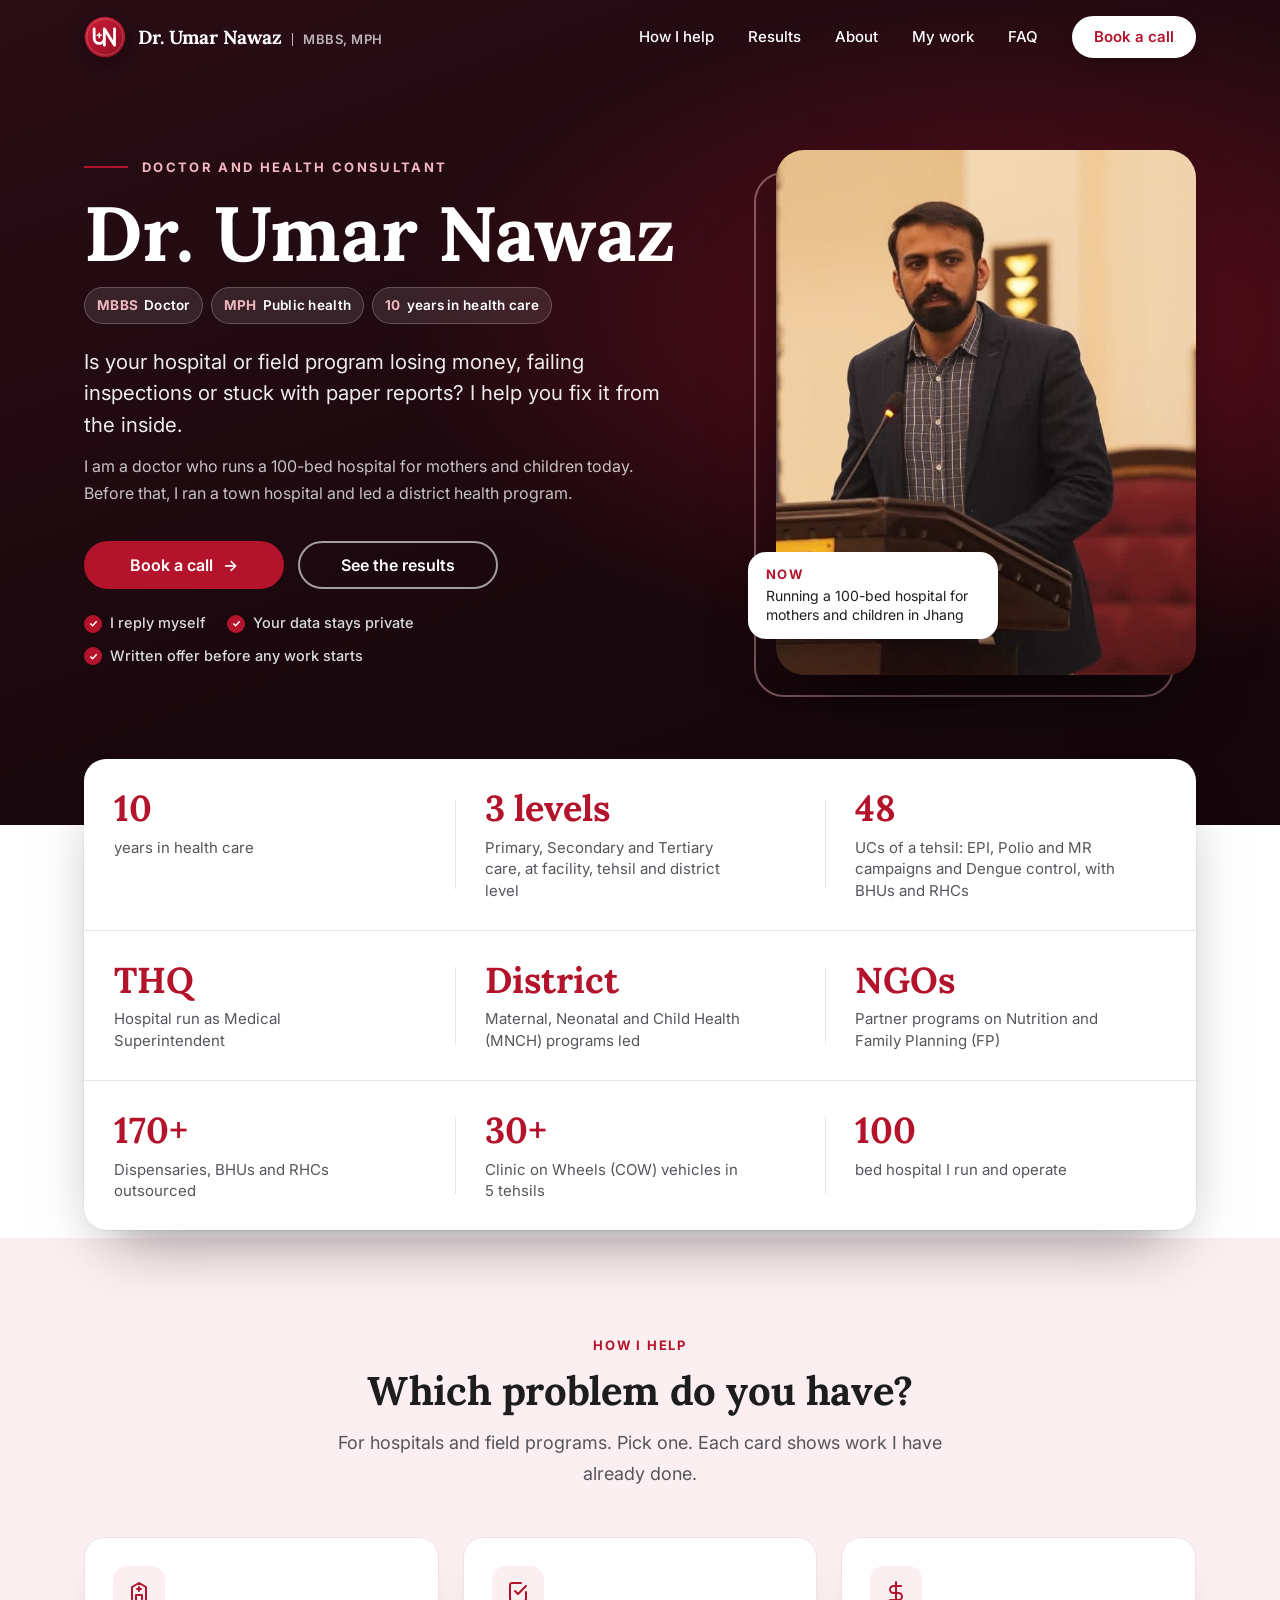
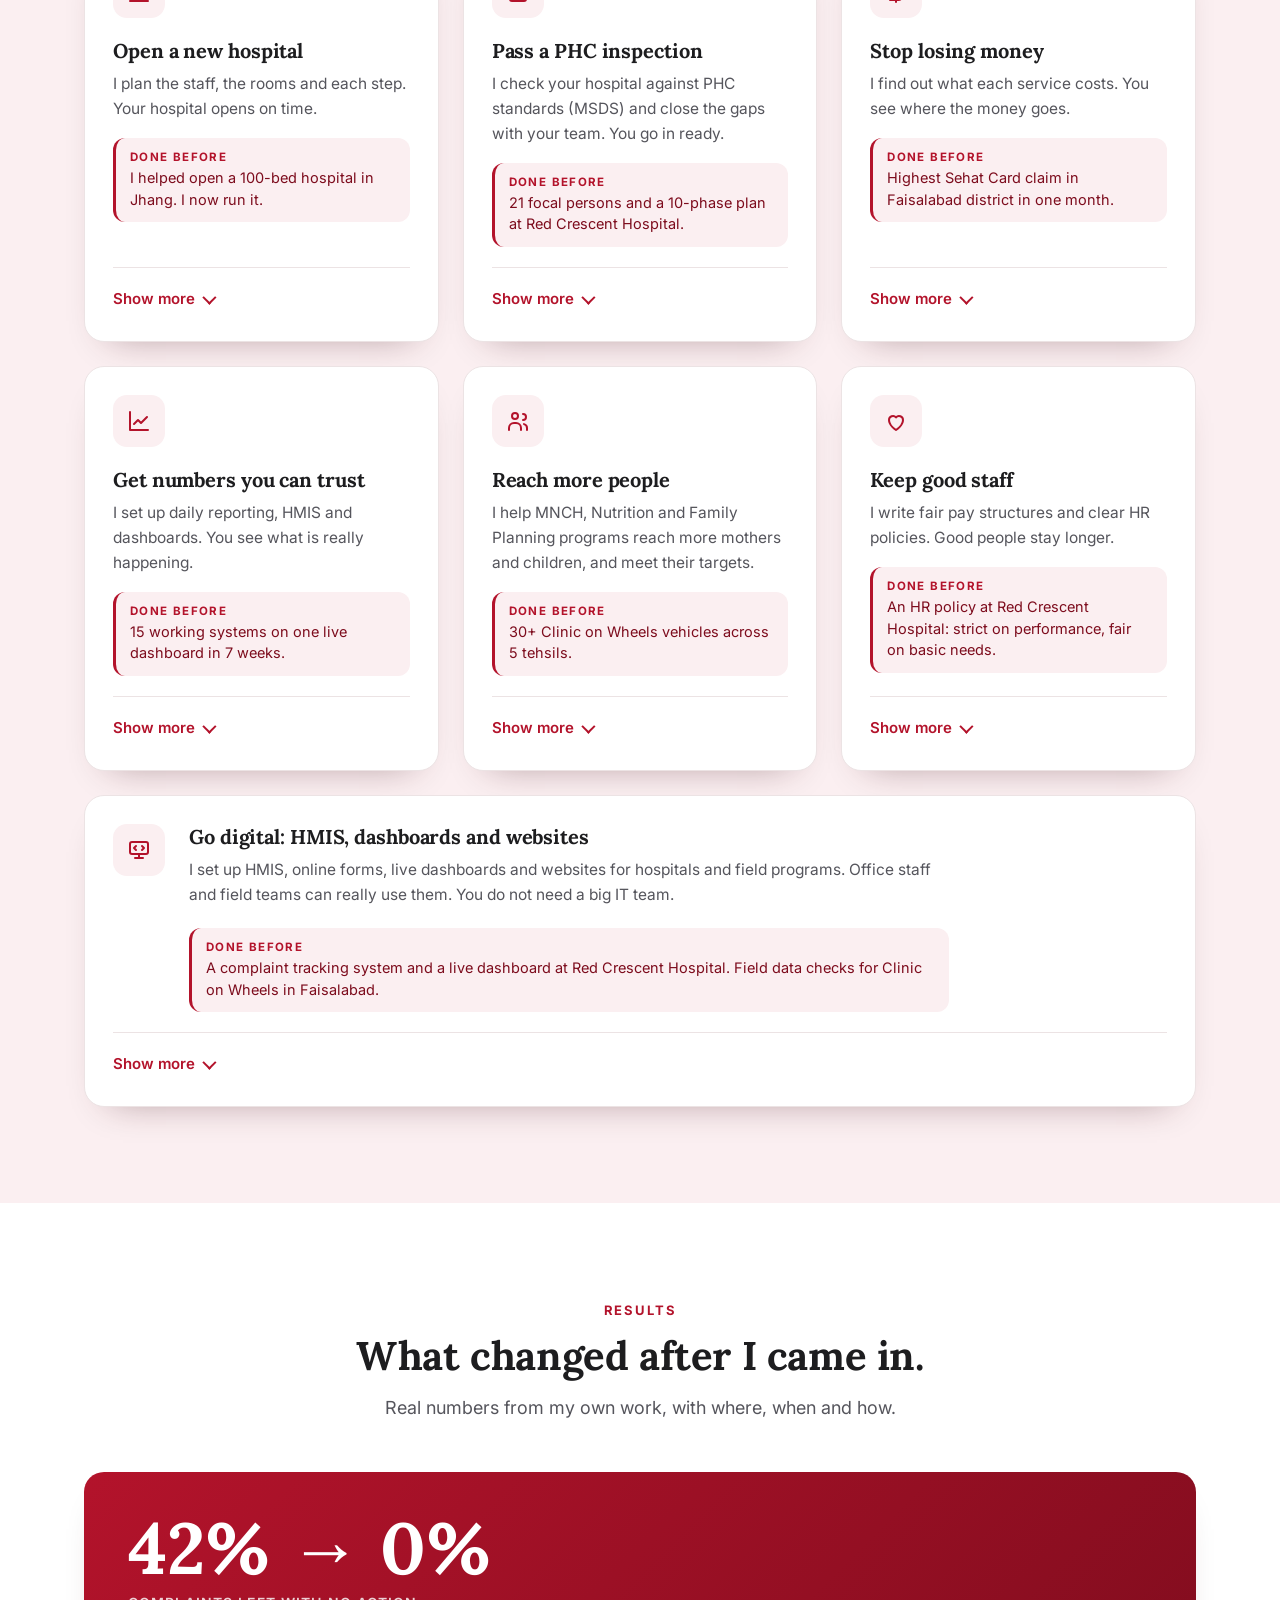
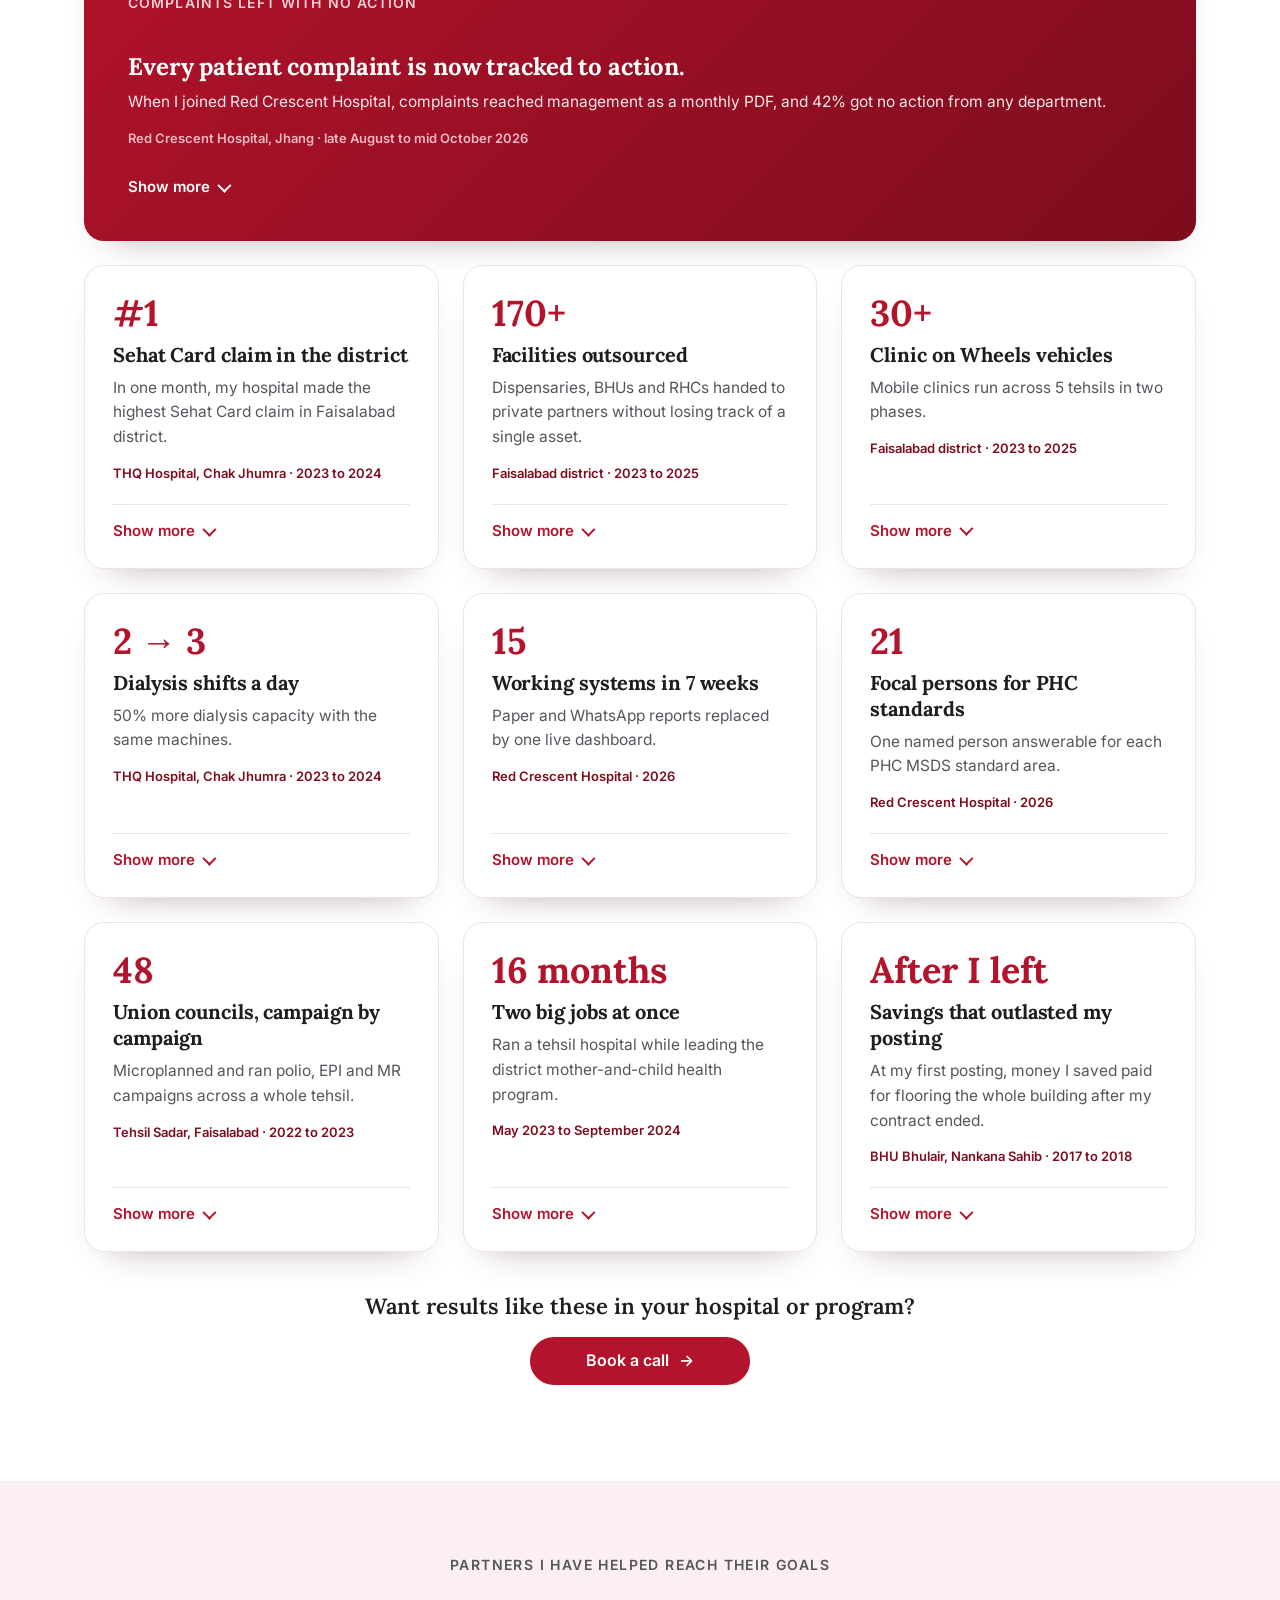
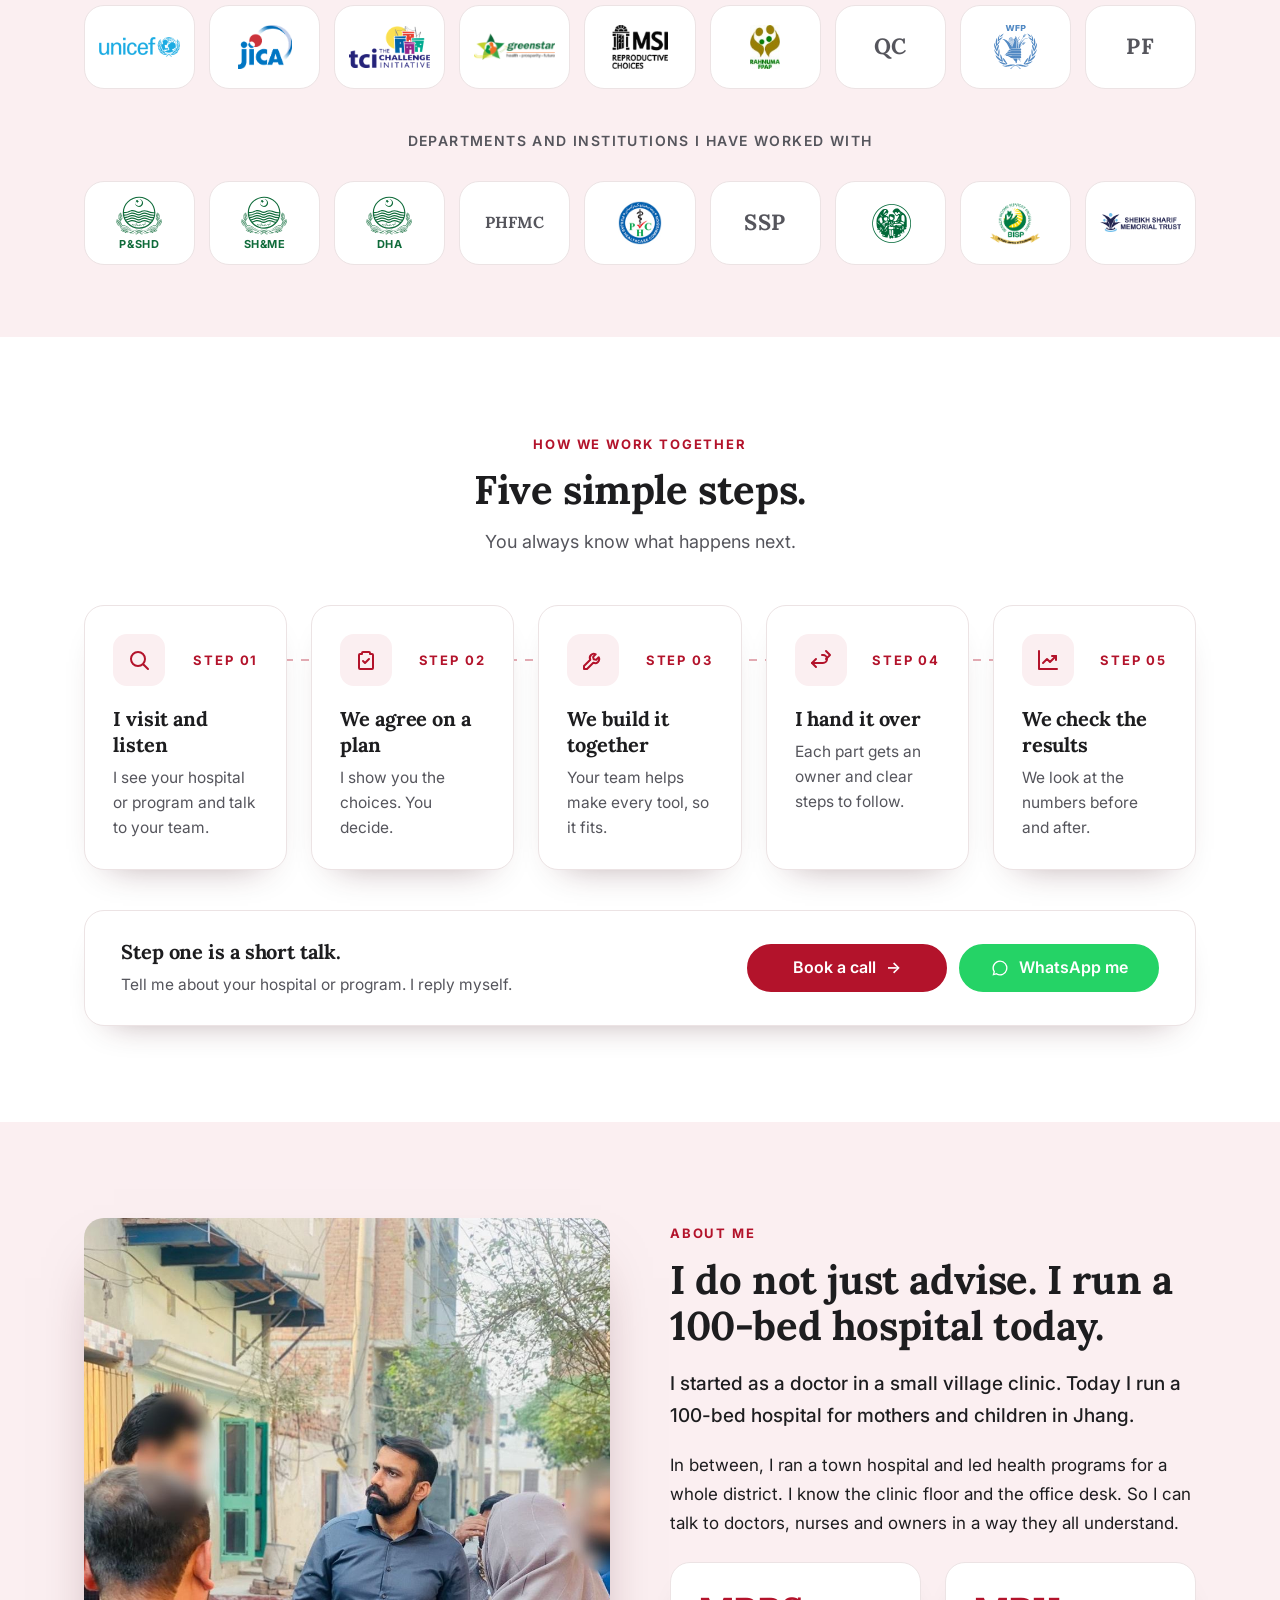
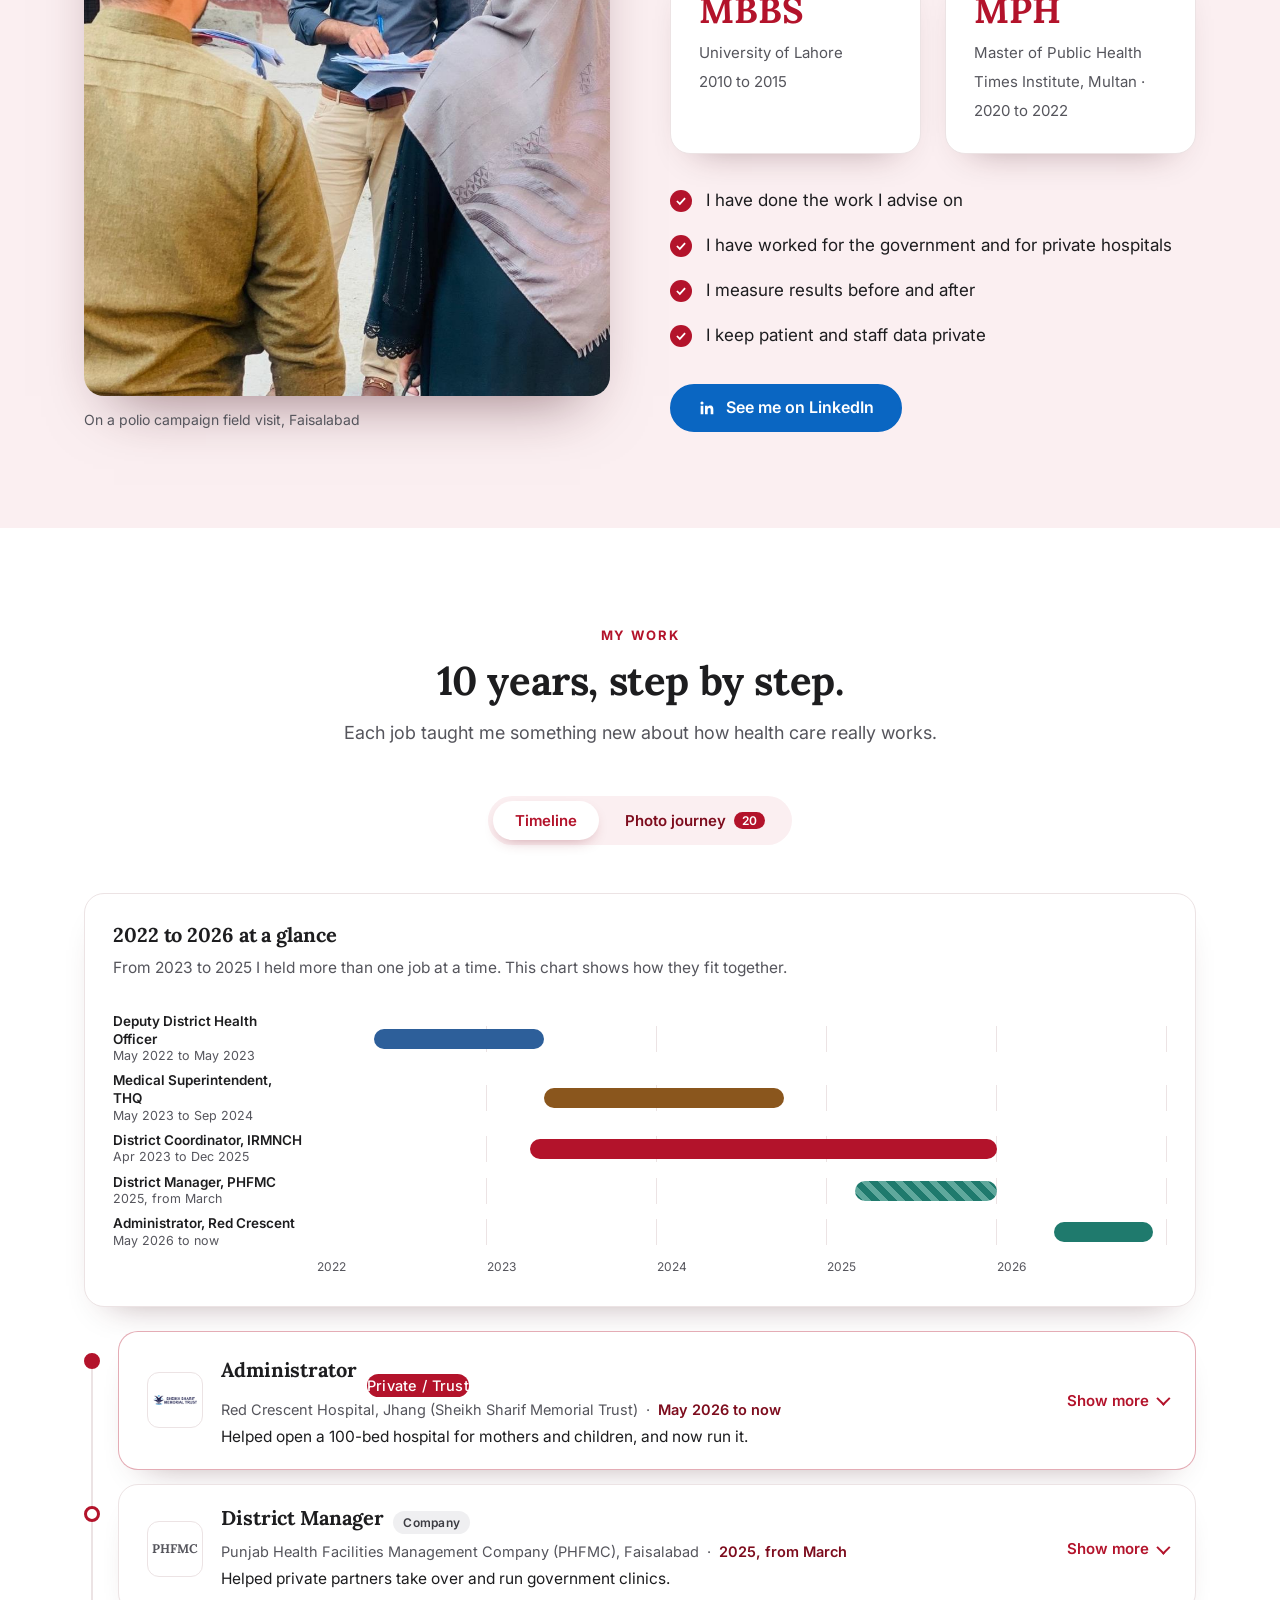
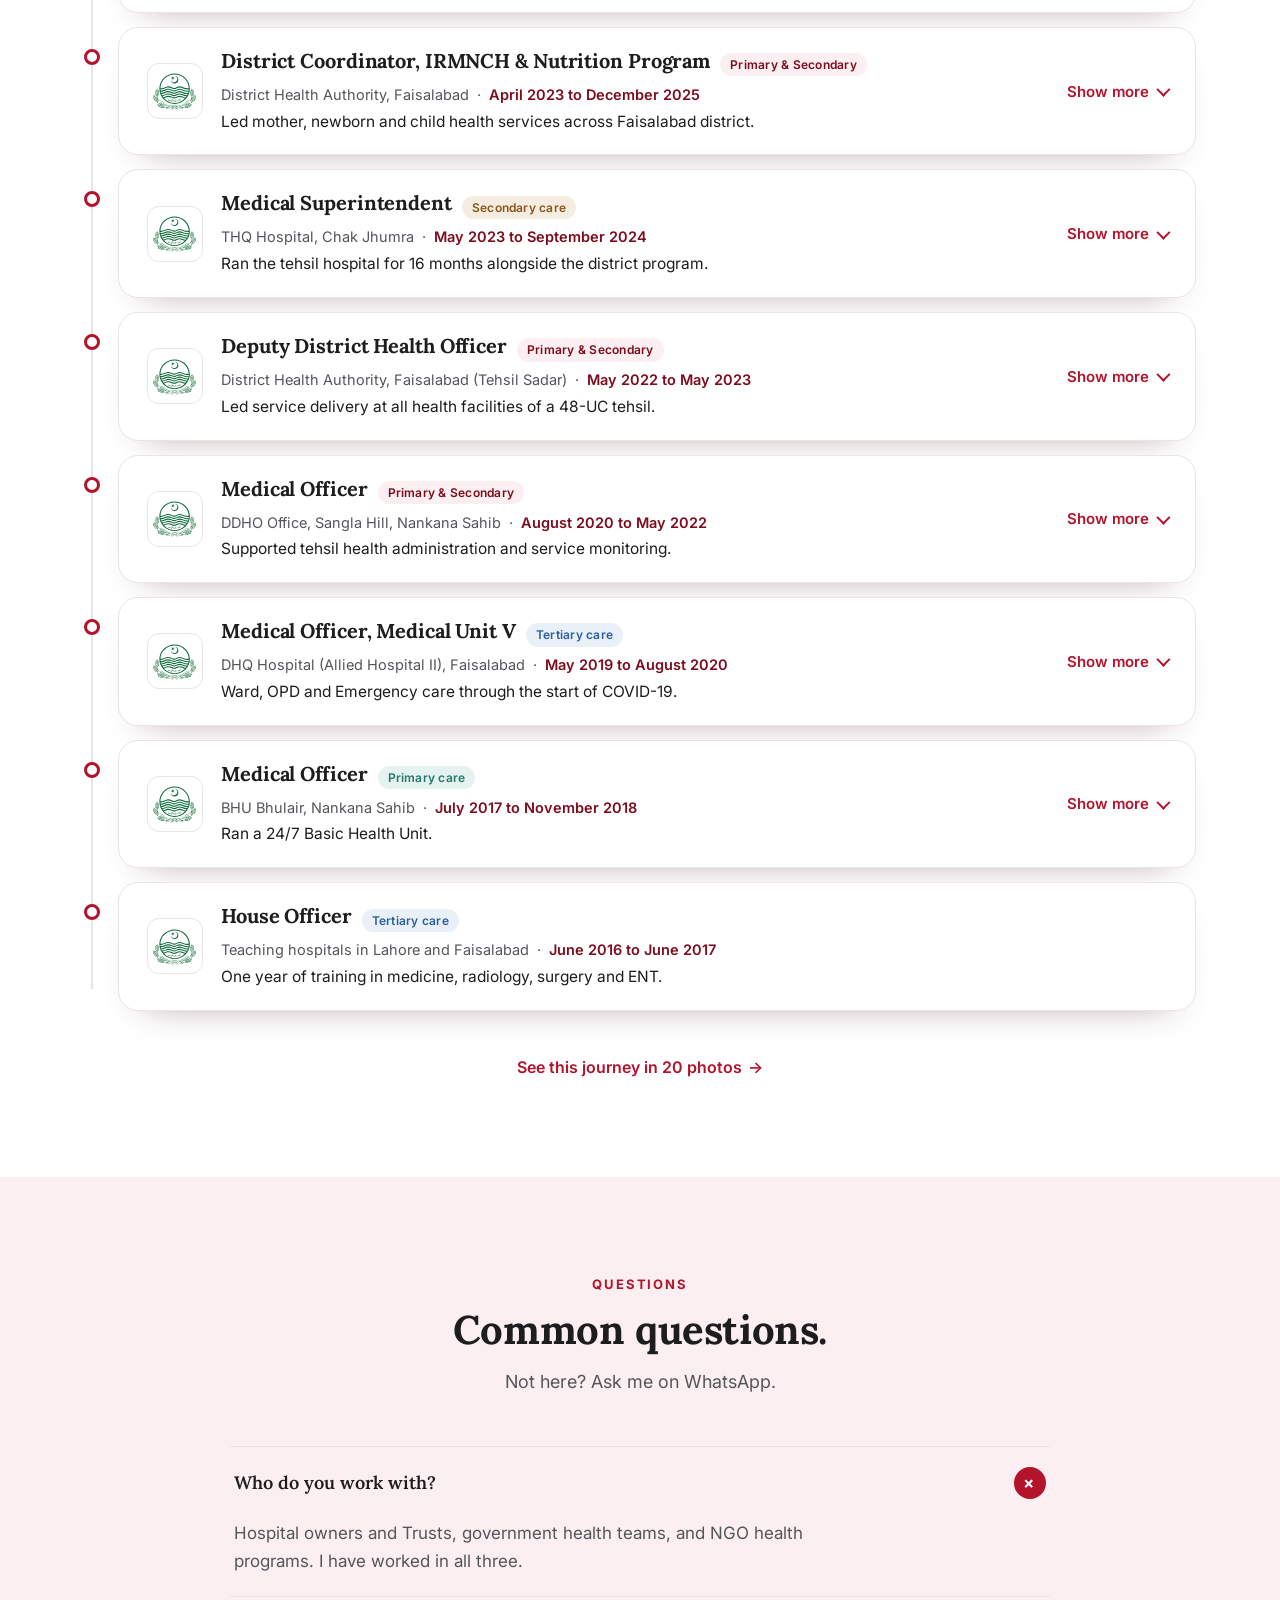
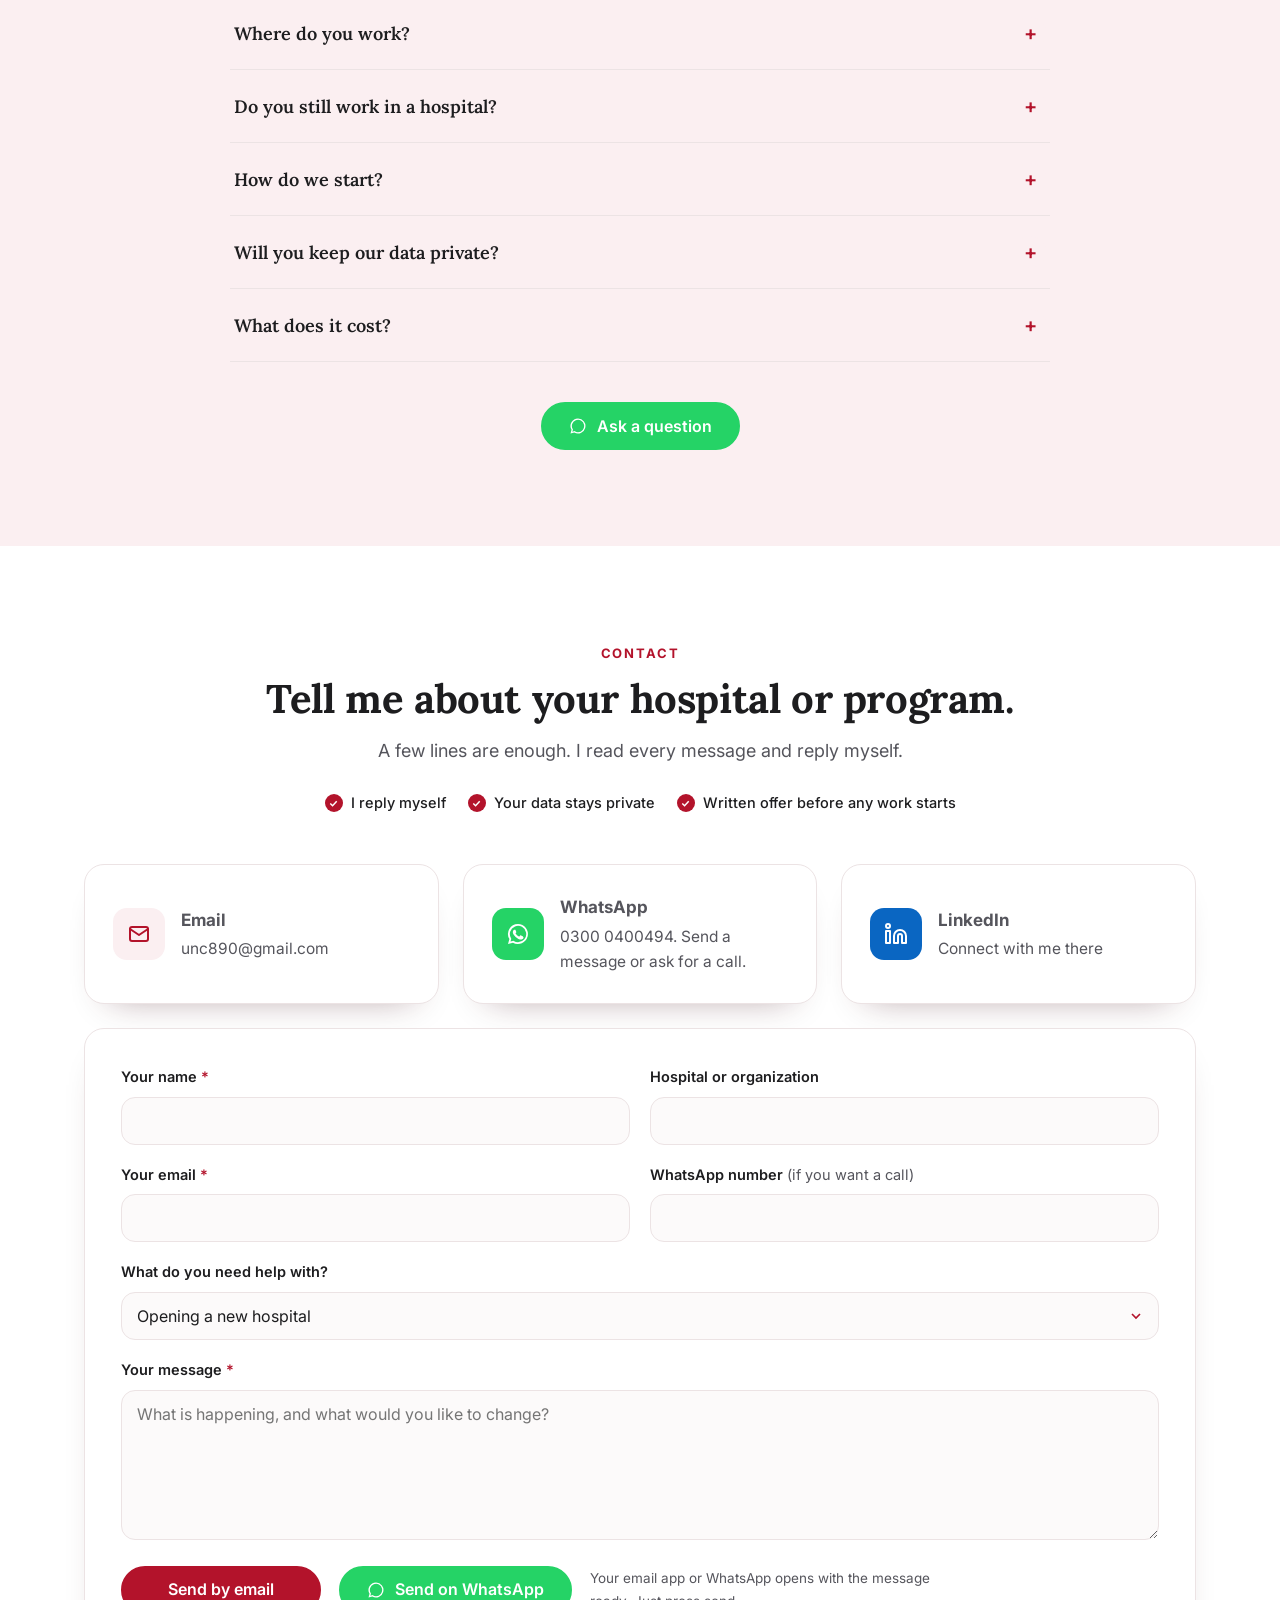
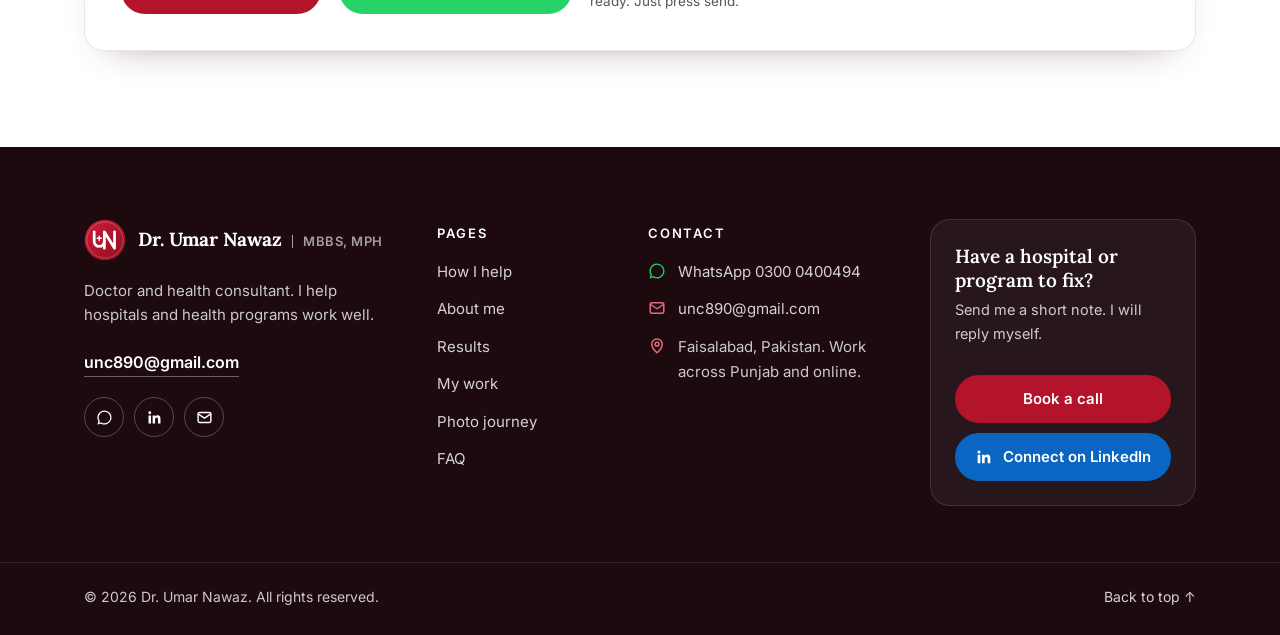
<file: index.html>
<!doctype html>
<html lang="en">
<head>
<meta charset="utf-8">
<meta name="viewport" content="width=device-width, initial-scale=1">
<title>Dr. Umar Nawaz | Doctor and Health Consultant</title>
<meta name="description" content="Dr. Umar Nawaz is a doctor and health manager from Faisalabad, Pakistan. He helps hospitals and health programs work well.">
<meta property="og:title" content="Dr. Umar Nawaz | Doctor and Health Consultant">
<meta property="og:description" content="I help hospitals and health programs work well.">
<meta property="og:image" content="https://umarwebsite101.vercel.app/img/photos/portrait.jpg">
<meta property="og:url" content="https://umarwebsite101.vercel.app/">
<meta property="og:type" content="website">
<meta name="twitter:card" content="summary_large_image">
<link rel="canonical" href="https://umarwebsite101.vercel.app/">
<link rel="icon" href="favicon.svg" type="image/svg+xml">
<link rel="icon" href="favicon-32.png" type="image/png" sizes="32x32">
<link rel="alternate icon" href="favicon.ico" sizes="any">
<link rel="apple-touch-icon" href="apple-touch-icon.png">
<meta name="theme-color" content="#b3132b">
<link rel="preconnect" href="https://fonts.googleapis.com">
<link href="https://fonts.googleapis.com/css2?family=Lora:wght@500;600;700&family=Inter:wght@400;500;600;700&display=swap" rel="stylesheet">
<link rel="stylesheet" href="css/site.css">
<script>document.documentElement.classList.add("js")</script>
</head>
<body>
<a class="skip" href="#main">Skip to content</a>

<header id="hdr"><div class="wrap">
  <a class="logo" href="#top"><img class="mark" src="img/logo.svg" alt="" width="42" height="42"><span><b>Dr. Umar Nawaz</b><small>MBBS, MPH</small></span></a>
  <nav aria-label="Main">
    <a href="#help">How I help</a>
    <a href="#results">Results</a>
    <a href="#about">About</a>
    <a href="#work">My work</a>
    <a href="#faq">FAQ</a>
    <a class="btn cta" href="#contact">Book a call</a>
  </nav>
</div></header>

<main id="main">
<section class="hero v11" id="top">
  <div class="wrap">
    <div class="copy">
      <div class="eyebrow">Doctor and health consultant</div>
      <h1>Dr. Umar Nawaz</h1>
      <div class="creds-row"><span><b>MBBS</b> Doctor</span><span><b>MPH</b> Public health</span><span><b>10</b> years in health care</span></div>
      <p class="lead">Is your hospital or field program losing money, failing inspections or stuck with paper reports? I help you fix it from the inside.</p>
      <p class="note">I am a doctor who runs a 100-bed hospital for mothers and children today. Before that, I ran a town hospital and led a district health program.</p>
      <div class="actions">
        <a class="btn red" href="#contact">Book a call <span class="arr">→</span></a>
        <a class="btn line" href="#results">See the results</a>
      </div>
      <ul class="trust"><li>I reply myself</li><li>Your data stays private</li><li>Written offer before any work starts</li></ul>
    </div>
    <figure class="portrait" style="margin:0">
      <img src="img/photos/portrait.jpg" alt="Dr. Umar Nawaz speaking at a health meeting in Lahore" width="675" height="844" fetchpriority="high">
      <figcaption class="tag"><b>Now</b>Running a 100-bed hospital for mothers and children in Jhang</figcaption>
    </figure>
  </div>
</section>

<div class="band"><div class="wrap" data-m-show="4" data-m-label="Show all 9 numbers">
  <div class="rv"><b data-count="10">10</b><span>years in health care</span></div>
  <div class="rv d1"><b>3 levels</b><span>Primary, Secondary and Tertiary care, at facility, tehsil and district level</span></div>
  <div class="rv d2"><b data-count="48">48</b><span>UCs of a tehsil: EPI, Polio and MR campaigns and Dengue control, with BHUs and RHCs</span></div>
  <div class="rv"><b>THQ</b><span>Hospital run as Medical Superintendent</span></div>
  <div class="rv d1"><b>District</b><span>Maternal, Neonatal and Child Health (MNCH) programs led</span></div>
  <div class="rv d2"><b>NGOs</b><span>Partner programs on Nutrition and Family Planning (FP)</span></div>
  <div class="rv"><b data-count="170" data-suffix="+">170+</b><span>Dispensaries, BHUs and RHCs outsourced</span></div>
  <div class="rv d1"><b data-count="30" data-suffix="+">30+</b><span>Clinic on Wheels (COW) vehicles in 5 tehsils</span></div>
  <div class="rv d2"><b data-count="100">100</b><span>bed hospital I run and operate</span></div>
</div></div>

<section class="soft" id="help"><div class="wrap">
  <span class="kicker rv">How I help</span>
  <h2 class="rv d1">Which problem do you have?</h2>
  <p class="sub rv d2">For hospitals and field programs. Pick one. Each card shows work I have already done.</p>
  <div class="cards">
    <div class="card rv"><div class="icon"><svg viewBox="0 0 24 24"><path d="M3 21h18M5 21V7l7-4 7 4v14M9 21v-6h6v6M12 7v4M10 9h4"/></svg></div><h3>Open a new hospital</h3><p>I plan the staff, the rooms and each step. Your hospital opens on time.</p><p class="proof"><b>Done before</b>I helped open a 100-bed hospital in Jhang. I now run it.</p>
      <details class="more"><summary>Show more</summary><ul><li>Staff plan and job roles</li><li>Room and equipment checklists</li><li>Opening plan with an owner for each step</li><li>Daily reports from the first day</li></ul><a href="#contact" data-topic="Opening a new hospital">Ask me about this <span class="arr">→</span></a></details></div>
    <div class="card rv d1"><div class="icon"><svg viewBox="0 0 24 24"><path d="M9 11l3 3 8-8M20 12v7a2 2 0 0 1-2 2H6a2 2 0 0 1-2-2V5a2 2 0 0 1 2-2h9"/></svg></div><h3>Pass a PHC inspection</h3><p>I check your hospital against PHC standards (MSDS) and close the gaps with your team. You go in ready.</p><p class="proof"><b>Done before</b>21 focal persons and a 10-phase plan at Red Crescent Hospital.</p>
      <details class="more"><summary>Show more</summary><ul><li>Gap check against PHC MSDS</li><li>SOPs and policies that fit your hospital</li><li>Focal persons and a step by step plan</li><li>Weekly progress report</li></ul><a href="#contact" data-topic="Passing an inspection">Ask me about this <span class="arr">→</span></a></details></div>
    <div class="card rv d2"><div class="icon"><svg viewBox="0 0 24 24"><path d="M12 2v20M17 6H9.5a3.5 3.5 0 0 0 0 7h5a3.5 3.5 0 0 1 0 7H6"/></svg></div><h3>Stop losing money</h3><p>I find out what each service costs. You see where the money goes.</p><p class="proof"><b>Done before</b>Highest Sehat Card claim in Faisalabad district in one month.</p>
      <details class="more"><summary>Show more</summary><ul><li>Cost of each service</li><li>Where money is lost</li><li>One simple money report each month</li></ul><a href="#contact" data-topic="Costs and money">Ask me about this <span class="arr">→</span></a></details></div>
    <div class="card rv"><div class="icon"><svg viewBox="0 0 24 24"><path d="M3 3v18h18M7 15l4-4 3 3 6-6"/></svg></div><h3>Get numbers you can trust</h3><p>I set up daily reporting, HMIS and dashboards. You see what is really happening.</p><p class="proof"><b>Done before</b>15 working systems on one live dashboard in 7 weeks.</p>
      <details class="more"><summary>Show more</summary><ul><li>Daily stats forms for each department</li><li>HMIS set up so clinical staff find it easy</li><li>One dashboard for leaders</li></ul><a href="#contact" data-topic="Reports and numbers">Ask me about this <span class="arr">→</span></a></details></div>
    <div class="card rv d1"><div class="icon"><svg viewBox="0 0 24 24"><circle cx="9" cy="7" r="3"/><path d="M3 21v-2a5 5 0 0 1 5-5h2a5 5 0 0 1 5 5v2M17 11a3 3 0 1 0 0-6M21 21v-2a4 4 0 0 0-3-3.9"/></svg></div><h3>Reach more people</h3><p>I help MNCH, Nutrition and Family Planning programs reach more mothers and children, and meet their targets.</p><p class="proof"><b>Done before</b>30+ Clinic on Wheels vehicles across 5 tehsils.</p>
      <details class="more"><summary>Show more</summary><ul><li>Indicator reviews with LHVs, LHSs and LHWs</li><li>EMR and report data checks</li><li>Field checks where the work happens</li><li>Joint plans with partner NGOs</li></ul><a href="#contact" data-topic="A health program">Ask me about this <span class="arr">→</span></a></details></div>
    <div class="card rv d2"><div class="icon"><svg viewBox="0 0 24 24"><path d="M12 21s-7-4.5-7-10a4 4 0 0 1 7-2.6A4 4 0 0 1 19 11c0 5.5-7 10-7 10z"/></svg></div><h3>Keep good staff</h3><p>I write fair pay structures and clear HR policies. Good people stay longer.</p><p class="proof"><b>Done before</b>An HR policy at Red Crescent Hospital: strict on performance, fair on basic needs.</p>
      <details class="more"><summary>Show more</summary><ul><li>Fair pay structure</li><li>Clear HR policies</li><li>Staff training to meet standards</li></ul><a href="#contact" data-topic="Staff and pay">Ask me about this <span class="arr">→</span></a></details></div>
    <div class="card wide rv"><div class="icon"><svg viewBox="0 0 24 24"><rect x="3" y="4" width="18" height="12" rx="2"/><path d="M8 20h8M12 16v4M9 8l-2 2 2 2M15 8l2 2-2 2"/></svg></div><div class="wide-body"><h3>Go digital: HMIS, dashboards and websites</h3><p>I set up HMIS, online forms, live dashboards and websites for hospitals and field programs. Office staff and field teams can really use them. You do not need a big IT team.</p><p class="proof"><b>Done before</b>A complaint tracking system and a live dashboard at Red Crescent Hospital. Field data checks for Clinic on Wheels in Faisalabad.</p></div><details class="more"><summary>Show more</summary><ul><li>HMIS set up, with training so staff find it easy</li><li>Simple online forms for daily reporting in each department</li><li>Field reporting forms for teams on the ground, like LHWs, vaccinators and mobile clinics</li><li>Live dashboards for hospital leaders</li><li>Complaint and patient follow-up systems</li><li>Websites for hospitals, programs and doctors</li></ul><a href="#contact" data-topic="IT, HMIS or a website">Ask me about this <span class="arr">→</span></a></details></div>
  </div>
</div></section>

<section id="results"><div class="wrap">
  <span class="kicker rv">Results</span>
  <h2 class="rv d1">What changed after I came in.</h2>
  <p class="sub rv d2">Real numbers from my own work, with where, when and how.</p>
  <div class="ach" data-m-show="4" data-m-label="Show all 10 results">
    <div class="a feat rv">
      <div class="big">42% → 0%<small>Complaints left with no action</small></div>
      <div>
        <h3>Every patient complaint is now tracked to action.</h3>
        <p>When I joined Red Crescent Hospital, complaints reached management as a monthly PDF, and 42% got no action from any department.</p>
        <span class="where">Red Crescent Hospital, Jhang · late August to mid October 2026</span>
        <button class="xbtn" type="button" aria-expanded="false" aria-controls="rx0" data-more="Show more" data-less="Show less">Show more</button>
        <div class="xp" id="rx0"><div><ul>
          <li>Moved every complaint into one tracking system on the hospital dashboard</li>
          <li>Each complaint has a named owner, a deadline and a follow-up call to the patient</li>
          <li>A complaint stays open until the department acts</li>
          <li>Department-wise and consultant-wise complaint reviews now go to the MD each month</li>
        </ul></div></div>
      </div>
    </div>
    <div class="a rv"><b>#1</b><h3>Sehat Card claim in the district</h3><p>In one month, my hospital made the highest Sehat Card claim in Faisalabad district.</p><span class="where">THQ Hospital, Chak Jhumra · 2023 to 2024</span>
      <button class="xbtn" type="button" aria-expanded="false" aria-controls="rx1" data-more="Show more" data-less="Show less">Show more</button>
      <div class="xp" id="rx1"><div><ul><li>Audited all earlier patient files and completed the missing ones</li><li>Set up a claims system with dedicated staff</li><li>Worked closely with the staff deputed by the Sehat Sahulat Program</li><li>Turned lost insurance income into money the hospital could use</li></ul></div></div></div>
    <div class="a rv d1"><b>170+</b><h3>Facilities outsourced</h3><p>Dispensaries, BHUs and RHCs handed to private partners without losing track of a single asset.</p><span class="where">Faisalabad district · 2023 to 2025</span>
      <button class="xbtn" type="button" aria-expanded="false" aria-controls="rx2" data-more="Show more" data-less="Show less">Show more</button>
      <div class="xp" id="rx2"><div><ul><li>Stock and equipment of each facility checked against a list before handover</li><li>Every partner took over a known, recorded position</li><li>Coordinated the district side with PHFMC and the partners</li></ul></div></div></div>
    <div class="a rv d2"><b>30+</b><h3>Clinic on Wheels vehicles</h3><p>Mobile clinics run across 5 tehsils in two phases.</p><span class="where">Faisalabad district · 2023 to 2025</span>
      <button class="xbtn" type="button" aria-expanded="false" aria-controls="rx3" data-more="Show more" data-less="Show less">Show more</button>
      <div class="xp" id="rx3"><div><ul><li>Took health services to areas that get the least care</li><li>Checked camps and data in the field, not just on paper</li><li>Worked with district health leaders at every level</li></ul></div></div></div>
    <div class="a rv"><b>2 → 3</b><h3>Dialysis shifts a day</h3><p>50% more dialysis capacity with the same machines.</p><span class="where">THQ Hospital, Chak Jhumra · 2023 to 2024</span>
      <button class="xbtn" type="button" aria-expanded="false" aria-controls="rx4" data-more="Show more" data-less="Show less">Show more</button>
      <div class="xp" id="rx4"><div><ul><li>Gynae theatre raised from 3 to 5 mornings a week</li><li>General surgery theatre extended to evenings</li><li>Paeds OPD and ultrasound OPD opened in evening shifts</li><li>24/7 indoor and ER pharmacy and 24/7 lab set up</li></ul></div></div></div>
    <div class="a rv d1"><b>15</b><h3>Working systems in 7 weeks</h3><p>Paper and WhatsApp reports replaced by one live dashboard.</p><span class="where">Red Crescent Hospital · 2026</span>
      <button class="xbtn" type="button" aria-expanded="false" aria-controls="rx5" data-more="Show more" data-less="Show less">Show more</button>
      <div class="xp" id="rx5"><div><ul><li>Daily stats, complaints, HR, quality, pharmacy stock and equipment checks</li><li>Simple daily forms that department staff fill in themselves</li><li>One dashboard for hospital leaders</li><li>HMIS shaped so clinical staff find it easy</li></ul></div></div></div>
    <div class="a rv d2"><b>21</b><h3>Focal persons for PHC standards</h3><p>One named person answerable for each PHC MSDS standard area.</p><span class="where">Red Crescent Hospital · 2026</span>
      <button class="xbtn" type="button" aria-expanded="false" aria-controls="rx6" data-more="Show more" data-less="Show less">Show more</button>
      <div class="xp" id="rx6"><div><ul><li>Implementation committee with written terms of reference</li><li>10-phase plan from gap check to re-verification</li><li>Weekly progress report to the Managing Director</li></ul></div></div></div>
    <div class="a rv"><b>48</b><h3>Union councils, campaign by campaign</h3><p>Microplanned and ran polio, EPI and MR campaigns across a whole tehsil.</p><span class="where">Tehsil Sadar, Faisalabad · 2022 to 2023</span>
      <button class="xbtn" type="button" aria-expanded="false" aria-controls="rx7" data-more="Show more" data-less="Show less">Show more</button>
      <div class="xp" id="rx7"><div><ul><li>Polio coverage rose during my tenure</li><li>Put the 2022 WHO fixed-site policy into practice with BCG and MR session days, which drew a massive response</li><li>Kept the session days running after I moved to the district post</li><li>Regular meetings with MOs and WMOs to close service gaps</li></ul></div></div></div>
    <div class="a rv d1"><b>16 months</b><h3>Two big jobs at once</h3><p>Ran a tehsil hospital while leading the district mother-and-child health program.</p><span class="where">May 2023 to September 2024</span>
      <button class="xbtn" type="button" aria-expanded="false" aria-controls="rx8" data-more="Show more" data-less="Show less">Show more</button>
      <div class="xp" id="rx8"><div><ul><li>Beds increased by government notification during my tenure</li><li>Better ER triage and clinical shift handover</li><li>Building revamp through a proper tender; water supply restored</li><li>Recovered dues from the outsourced parking and canteen</li></ul></div></div></div>
    <div class="a rv d2"><b>After I left</b><h3>Savings that outlasted my posting</h3><p>At my first posting, money I saved paid for flooring the whole building after my contract ended.</p><span class="where">BHU Bhulair, Nankana Sahib · 2017 to 2018</span>
      <button class="xbtn" type="button" aria-expanded="false" aria-controls="rx9" data-more="Show more" data-less="Show less">Show more</button>
      <div class="xp" id="rx9"><div><ul><li>Prepared the BHU for PHC (MSDS) inspection</li><li>Repainted, repaired the entrance and put up signage from Health Council funds</li><li>Ran a 24/7 BHU: OPD, EPI, labour room, staff and accounts</li></ul></div></div></div>
  </div>
  <div class="cta-inline rv"><p>Want results like these in your hospital or program?</p><a class="btn red" href="#contact">Book a call <span class="arr">→</span></a></div>
</div></section>

<div class="logos soft"><div class="wrap">
  <p class="rv">Partners I have helped reach their goals</p>
  <div class="logo-grid rv d1">
    <div class="lg"><img src="img/logos/unicef.png" alt="UNICEF" loading="lazy"></div>
    <div class="lg"><img src="img/logos/jica.png" alt="JICA" loading="lazy"></div>
    <div class="lg"><img src="img/logos/tci.png" alt="The Challenge Initiative" loading="lazy"></div>
    <div class="lg"><img src="img/logos/greenstar.png" alt="Greenstar" loading="lazy"></div>
    <div class="lg"><img src="img/logos/msi.png" alt="MSI Reproductive Choices" loading="lazy"></div>
    <div class="lg"><img src="img/logos/rahnuma.png" alt="Rahnuma FPAP" loading="lazy"></div>
    <div class="lg mt" role="img" aria-label="Qatar Charity" data-name="Qatar Charity"><span class="mono">QC</span></div>
    <div class="lg" data-name="World Food Programme"><img src="img/logos/wfp.svg" alt="World Food Programme" loading="lazy"></div>
    <div class="lg mt" role="img" aria-label="Pathfinder International" data-name="Pathfinder"><span class="mono">PF</span></div>
  </div>
</div></div>

<div class="logos depts soft"><div class="wrap">
  <p class="rv">Departments and institutions I have worked with</p>
  <div class="logo-grid rv d1">
    <div class="lg gov" data-name="Primary &amp; Secondary Healthcare Department, Punjab"><img src="img/logos/punjab-crest.svg" alt="Primary and Secondary Healthcare Department, Punjab"><span>P&amp;SHD</span></div>
    <div class="lg gov" data-name="Specialized Healthcare &amp; Medical Education Department, Punjab"><img src="img/logos/punjab-crest.svg" alt="Specialized Healthcare and Medical Education Department, Punjab"><span>SH&amp;ME</span></div>
    <div class="lg gov" data-name="District Health Authority, Faisalabad"><img src="img/logos/punjab-crest.svg" alt="District Health Authority, Faisalabad"><span>DHA</span></div>
    <div class="lg mt" role="img" aria-label="Punjab Health Facilities Management Company" data-name="Punjab Health Facilities Management Company"><span class="mono m5">PHFMC</span></div>
    <div class="lg" data-name="Punjab Healthcare Commission"><img src="img/logos/phc.png" alt="Punjab Healthcare Commission" loading="lazy"></div>
    <div class="lg mt" role="img" aria-label="Sehat Sahulat Program" data-name="Sehat Sahulat Program"><span class="mono">SSP</span></div>
    <div class="lg" data-name="Population Welfare Department, Punjab"><img src="img/logos/pwd.png" alt="Population Welfare Department, Punjab" loading="lazy"></div>
    <div class="lg" data-name="Benazir Income Support Programme / Benazir Nutrition Programme"><img src="img/logos/bisp.png" alt="Benazir Income Support Programme and Benazir Nutrition Programme" loading="lazy"></div>
    <div class="lg" data-name="Sheikh Sharif Memorial Trust"><img src="img/logos/ssmt.png" alt="Sheikh Sharif Memorial Trust" loading="lazy"></div>
  </div>
</div></div>

<section id="how"><div class="wrap">
  <span class="kicker rv">How we work together</span>
  <h2 class="rv d1">Five simple steps.</h2>
  <p class="sub rv d2">You always know what happens next.</p>
  <div class="steps">
    <div class="st rv"><div class="top"><span class="ic"><svg viewBox="0 0 24 24"><circle cx="11" cy="11" r="7"/><path d="M21 21l-4.3-4.3"/></svg></span><span class="num"></span></div><h3>I visit and listen</h3><p>I see your hospital or program and talk to your team.</p></div>
    <div class="st rv d1"><div class="top"><span class="ic"><svg viewBox="0 0 24 24"><path d="M9 4h6a1 1 0 0 1 1 1v1h2a1 1 0 0 1 1 1v13a1 1 0 0 1-1 1H6a1 1 0 0 1-1-1V7a1 1 0 0 1 1-1h2V5a1 1 0 0 1 1-1z"/><path d="M9 13l2 2 4-4"/></svg></span><span class="num"></span></div><h3>We agree on a plan</h3><p>I show you the choices. You decide.</p></div>
    <div class="st rv d2"><div class="top"><span class="ic"><svg viewBox="0 0 24 24"><path d="M14.7 6.3a4 4 0 0 0-5.4 5.4L3 18v3h3l6.3-6.3a4 4 0 0 0 5.4-5.4l-2.6 2.6-2.4-.6-.6-2.4z"/></svg></span><span class="num"></span></div><h3>We build it together</h3><p>Your team helps make every tool, so it fits.</p></div>
    <div class="st rv d3"><div class="top"><span class="ic"><svg viewBox="0 0 24 24"><path d="M7 11l-4 4 4 4"/><path d="M3 15h11a4 4 0 0 0 0-8h-1"/><path d="M17 3l4 4-4 4"/></svg></span><span class="num"></span></div><h3>I hand it over</h3><p>Each part gets an owner and clear steps to follow.</p></div>
    <div class="st rv d3"><div class="top"><span class="ic"><svg viewBox="0 0 24 24"><path d="M3 3v18h18"/><path d="M7 15l4-4 3 3 6-6"/><path d="M16 8h4v4"/></svg></span><span class="num"></span></div><h3>We check the results</h3><p>We look at the numbers before and after.</p></div>
  </div>
  <div class="cta-band rv">
    <div><h3>Step one is a short talk.</h3><p>Tell me about your hospital or program. I reply myself.</p></div>
    <div class="actions"><a class="btn red" href="#contact">Book a call <span class="arr">→</span></a><a class="btn wa" href="https://wa.me/923000400494" target="_blank" rel="noopener"><svg viewBox="0 0 24 24"><path d="M12 2a10 10 0 0 0-8.6 15.1L2 22l5-1.3A10 10 0 1 0 12 2zm0 18.2a8.2 8.2 0 0 1-4.2-1.2l-.3-.2-3 .8.8-2.9-.2-.3A8.2 8.2 0 1 1 12 20.2z"/></svg>WhatsApp me</a></div>
  </div>
</div></section>

<section class="soft" id="about"><div class="wrap split">
  <figure class="about-photo rv" style="margin:0">
    <img src="img/photos/journey/j36.jpg" alt="Dr. Umar Nawaz talking with a health worker during a polio campaign" loading="lazy">
    <figcaption>On a polio campaign field visit, Faisalabad</figcaption>
  </figure>
  <div class="about-copy rv d1" data-m-fold data-m-label="Read more about me">
    <span class="kicker">About me</span>
    <h2>I do not just advise. I run a 100-bed hospital today.</h2>
    <p class="intro">I started as a doctor in a small village clinic. Today I run a 100-bed hospital for mothers and children in Jhang.</p>
    <p class="m-fold">In between, I ran a town hospital and led health programs for a whole district. I know the clinic floor and the office desk. So I can talk to doctors, nurses and owners in a way they all understand.</p>
    <div class="quals">
      <div class="qual"><b>MBBS</b><span>University of Lahore<br>2010 to 2015</span></div>
      <div class="qual"><b>MPH</b><span>Master of Public Health<br>Times Institute, Multan · 2020 to 2022</span></div>
    </div>
    <ul class="checks m-fold">
      <li>I have done the work I advise on</li>
      <li>I have worked for the government and for private hospitals</li>
      <li>I measure results before and after</li>
      <li>I keep patient and staff data private</li>
    </ul>
    <div class="cv-row">
      <a class="btn li" href="https://www.linkedin.com/in/umar-nawaz-a5271912b" target="_blank" rel="noopener"><svg viewBox="0 0 24 24"><path d="M20.45 20.45h-3.56v-5.57c0-1.33-.02-3.04-1.85-3.04-1.85 0-2.14 1.45-2.14 2.94v5.67H9.34V9h3.42v1.56h.05c.48-.9 1.64-1.85 3.37-1.85 3.6 0 4.27 2.37 4.27 5.46v6.28zM5.34 7.43a2.06 2.06 0 1 1 0-4.13 2.06 2.06 0 0 1 0 4.13zM7.12 20.45H3.56V9h3.56v11.45z"/></svg> See me on LinkedIn</a>
    </div>
  </div>
</div></section>

<section id="work"><div class="wrap">
  <span class="kicker rv">My work</span>
  <h2 class="rv d1">10 years, step by step.</h2>
  <p class="sub rv d2">Each job taught me something new about how health care really works.</p>
  <div class="wtabs rv d2" role="tablist" aria-label="My work">
    <button class="on" role="tab" aria-selected="true" aria-controls="wp-timeline" data-t="timeline">Timeline</button>
    <button role="tab" aria-selected="false" aria-controls="wp-journey" data-t="journey">Photo journey <span class="cnt">20</span></button>
  </div>

  <div class="wpanel on" id="wp-timeline" role="tabpanel" data-m-fold data-m-label="See the 2022 to 2026 chart">
  <div class="overlap rv m-fold">
    <h3>2022 to 2026 at a glance</h3>
    <p>From 2023 to 2025 I held more than one job at a time. This chart shows how they fit together.</p>
    <div class="gantt" role="img" aria-label="Chart of jobs from 2022 to 2026. Deputy District Health Officer May 2022 to May 2023. Medical Superintendent May 2023 to September 2024. District Coordinator April 2023 to December 2025. District Manager from March 2025. Administrator May 2026 to now.">
      <div class="g-row"><div class="lbl">Deputy District Health Officer<small>May 2022 to May 2023</small></div><div class="g-track"><span class="g-bar c2" style="left:6.7%;width:20%"></span></div></div>
      <div class="g-row"><div class="lbl">Medical Superintendent, THQ<small>May 2023 to Sep 2024</small></div><div class="g-track"><span class="g-bar c3" style="left:26.7%;width:28.3%"></span></div></div>
      <div class="g-row"><div class="lbl">District Coordinator, IRMNCH<small>Apr 2023 to Dec 2025</small></div><div class="g-track"><span class="g-bar" style="left:25%;width:55%"></span></div></div>
      <div class="g-row"><div class="lbl">District Manager, PHFMC<small>2025, from March</small></div><div class="g-track"><span class="g-bar open" style="left:63.3%;width:16.7%"></span></div></div>
      <div class="g-row"><div class="lbl">Administrator, Red Crescent<small>May 2026 to now</small></div><div class="g-track"><span class="g-bar c4" style="left:86.7%;width:11.7%"></span></div></div>
      <div class="g-axis"><span></span><div class="ticks"><span>2022</span><span>2023</span><span>2024</span><span>2025</span><span>2026</span></div></div>
    </div>
  </div>

  <ol class="jlist" aria-label="Jobs, newest first" data-m-show="3" data-m-label="Show all 9 jobs">
    <li class="jr now rv">
      <div class="jr-head">
        <span class="mono img" role="img" aria-label="Sheikh Sharif Memorial Trust" title="Sheikh Sharif Memorial Trust"><img src="img/logos/ssmt.png" alt="" loading="lazy"></span>
        <div class="jr-main">
          <div class="jr-t"><h3>Administrator</h3><span class="lvl trust">Private / Trust</span></div>
          <div class="jr-org">Red Crescent Hospital, Jhang (Sheikh Sharif Memorial Trust) <span class="jr-d">May 2026 to now</span></div>
          <p>Helped open a 100-bed hospital for mothers and children, and now run it.</p>
        </div>
        <button class="xbtn jr-btn" type="button" aria-expanded="false" aria-controls="jx1" data-more="Show more" data-less="Show less">Show more</button>
      </div>
      <div class="xp" id="jx1"><div><div class="jr-body">
        <div class="kh">Key achievements</div>
        <ul><li><strong>15 working systems</strong> feeding one dashboard: daily stats, complaints, HR, quality, pharmacy stock, equipment</li><li>Complaints left with no action fell from <strong>42% to 0%</strong></li><li><strong>10-phase PHC MSDS plan</strong> with a committee and <strong>21 focal persons</strong></li><li>Pharmacy and hospital registration with PHC in progress</li><li>HR policy that is strict on performance and fair on basic needs</li><li>Building an A-to-Z reporting system for higher management</li></ul>
        <p class="learn">What I learned: In government you fill in the charts. Here every decision and outcome is yours. An institution can become bigger than any one person's name when the right SOPs are in place.</p>
      </div></div></div>
    </li>
    <li class="jr rv">
      <div class="jr-head">
        <span class="mono m5" role="img" aria-label="Punjab Health Facilities Management Company" title="Punjab Health Facilities Management Company">PHFMC</span>
        <div class="jr-main">
          <div class="jr-t"><h3>District Manager</h3><span class="lvl co">Company</span></div>
          <div class="jr-org">Punjab Health Facilities Management Company (PHFMC), Faisalabad <span class="jr-d">2025, from March</span></div>
          <p>Helped private partners take over and run government clinics.</p>
        </div>
        <button class="xbtn jr-btn" type="button" aria-expanded="false" aria-controls="jx2" data-more="Show more" data-less="Show less">Show more</button>
      </div>
      <div class="xp" id="jx2"><div><div class="jr-body">
        <div class="kh">Key achievements</div>
        <ul><li>Evaluated stock and equipment of each health facility before outsourcing</li><li>Oversaw the outsourcing of <strong>Maryam Nawaz Health Clinics</strong></li></ul>
        <p class="learn">What I learned: How to bring in a big change across a whole district.</p>
      </div></div></div>
    </li>
    <li class="jr rv">
      <div class="jr-head">
        <span class="mono img" role="img" aria-label="District Health Authority, Faisalabad" title="District Health Authority, Faisalabad"><img src="img/logos/punjab-crest.svg" alt="" loading="lazy"></span>
        <div class="jr-main">
          <div class="jr-t"><h3>District Coordinator, IRMNCH &amp; Nutrition Program</h3><span class="lvl dist">Primary &amp; Secondary</span></div>
          <div class="jr-org">District Health Authority, Faisalabad <span class="jr-d">April 2023 to December 2025</span></div>
          <p>Led mother, newborn and child health services across Faisalabad district.</p>
        </div>
        <button class="xbtn jr-btn" type="button" aria-expanded="false" aria-controls="jx3" data-more="Show more" data-less="Show less">Show more</button>
      </div>
      <div class="xp" id="jx3"><div><div class="jr-body">
        <div class="kh">Key achievements</div>
        <ul><li>Managed the outsourcing of <strong>170+ dispensaries, BHUs and RHCs</strong></li><li>Ran <strong>30+ Clinic on Wheels</strong> vehicles in <strong>5 tehsils</strong> over two phases</li><li>ANC visits, nutrition screening, family planning, LHW field work and timely referrals</li><li>Effective surveillance of the RAS ambulance system; monthly reports counter-checked</li><li>Orientation sessions and monthly meetings with LHVs and LHSs on every indicator</li><li>Trained <strong>all LHVs</strong> on Implanon NXT and new contraceptive methods</li><li>Rationalised HR to keep 24/7 centres fully functional</li><li>Improved office records, main store and medicine supply chain</li><li>Trained new health managers and newly hired staff</li><li>Free Model Health Mela 2025 with partner NGOs</li><li>Worked with UNICEF, JICA, WFP, Qatar Charity, Greenstar/TCI, BNP and the Population Welfare Department; supported the district's graduation from The Challenge Initiative</li></ul>
        <p class="learn">What I learned: The versatility of this role opened my eyes to administration. When staff understand an indicator, they work to improve it.</p>
      </div></div></div>
    </li>
    <li class="jr rv">
      <div class="jr-head">
        <span class="mono img" role="img" aria-label="Primary and Secondary Healthcare Department, Punjab" title="Primary &amp; Secondary Healthcare Department, Punjab"><img src="img/logos/punjab-crest.svg" alt="" loading="lazy"></span>
        <div class="jr-main">
          <div class="jr-t"><h3>Medical Superintendent</h3><span class="lvl sec">Secondary care</span></div>
          <div class="jr-org">THQ Hospital, Chak Jhumra <span class="jr-d">May 2023 to September 2024</span></div>
          <p>Ran the tehsil hospital for 16 months alongside the district program.</p>
        </div>
        <button class="xbtn jr-btn" type="button" aria-expanded="false" aria-controls="jx4" data-more="Show more" data-less="Show less">Show more</button>
      </div>
      <div class="xp" id="jx4"><div><div class="jr-body">
        <div class="kh">Key achievements</div>
        <ul><li><strong>Highest Sehat Card claim in the district</strong> in one month, after auditing and completing all files</li><li>Gynae theatre <strong>3 → 5 mornings</strong> a week; surgery theatre extended to evenings</li><li>Dialysis <strong>2 → 3 shifts</strong> a day; paeds and ultrasound OPDs in evening shifts</li><li><strong>24/7 indoor and ER pharmacy</strong> and 24/7 lab</li><li>Better ER triage, shift handover, pre-op work-up and anaesthetist cover</li><li>Beds increased by government notification</li><li>Building revamp through a proper tender; water supply restored; signage and information screens</li><li>Better staff attendance and careful use of the budget</li><li>Facilitated BISP and Population Welfare Department services; recovered dues from outsourced parking and canteen</li></ul>
        <p class="learn">What I learned: Being MS was more technical than supervising pre-decided SOPs. I had to build the systems myself.</p>
      </div></div></div>
    </li>
    <li class="jr rv">
      <div class="jr-head">
        <span class="mono img" role="img" aria-label="District Health Authority, Faisalabad" title="District Health Authority, Faisalabad"><img src="img/logos/punjab-crest.svg" alt="" loading="lazy"></span>
        <div class="jr-main">
          <div class="jr-t"><h3>Deputy District Health Officer</h3><span class="lvl dist">Primary &amp; Secondary</span></div>
          <div class="jr-org">District Health Authority, Faisalabad (Tehsil Sadar) <span class="jr-d">May 2022 to May 2023</span></div>
          <p>Led service delivery at all health facilities of a 48-UC tehsil.</p>
        </div>
        <button class="xbtn jr-btn" type="button" aria-expanded="false" aria-controls="jx5" data-more="Show more" data-less="Show less">Show more</button>
      </div>
      <div class="xp" id="jx5"><div><div class="jr-body">
        <div class="kh">Key achievements</div>
        <ul><li>Microplanned and ran polio, EPI and MR campaigns and dengue control across <strong>48 UCs</strong></li><li>Polio coverage rose during my tenure</li><li>Put the <strong>2022 WHO fixed-site policy</strong> into practice with BCG and MR session days</li><li>EPI audit; BHU and RHC indicators including BEmONC and CEmONC</li><li>Regular meetings with MOs and WMOs to understand needs and close gaps</li><li>Coordinated with PHFMC for the facilities it ran</li><li>Managed facility budgets; supervised polio teams and an RHC revamp</li></ul>
        <p class="learn">What I learned: MOs and WMOs can do far more than they realise. Field visits show what reports do not.</p>
      </div></div></div>
    </li>
    <li class="jr rv">
      <div class="jr-head">
        <span class="mono img" role="img" aria-label="Primary and Secondary Healthcare Department, Punjab" title="Primary &amp; Secondary Healthcare Department, Punjab"><img src="img/logos/punjab-crest.svg" alt="" loading="lazy"></span>
        <div class="jr-main">
          <div class="jr-t"><h3>Medical Officer</h3><span class="lvl dist">Primary &amp; Secondary</span></div>
          <div class="jr-org">DDHO Office, Sangla Hill, Nankana Sahib <span class="jr-d">August 2020 to May 2022</span></div>
          <p>Supported tehsil health administration and service monitoring.</p>
        </div>
        <button class="xbtn jr-btn" type="button" aria-expanded="false" aria-controls="jx6" data-more="Show more" data-less="Show less">Show more</button>
      </div>
      <div class="xp" id="jx6"><div><div class="jr-body">
        <div class="kh">Key achievements</div>
        <ul><li>Extra charge of District Surveillance Coordinator</li><li>Extra charge of Deputy District Health Officer, Nankana Sahib</li></ul>
        <p class="learn">What I learned: How to step into any role and keep services running.</p>
      </div></div></div>
    </li>
    <li class="jr rv">
      <div class="jr-head">
        <span class="mono img" role="img" aria-label="Specialized Healthcare and Medical Education Department, Punjab" title="Specialized Healthcare &amp; Medical Education Department, Punjab"><img src="img/logos/punjab-crest.svg" alt="" loading="lazy"></span>
        <div class="jr-main">
          <div class="jr-t"><h3>Medical Officer, Medical Unit V</h3><span class="lvl ter">Tertiary care</span></div>
          <div class="jr-org">DHQ Hospital (Allied Hospital II), Faisalabad <span class="jr-d">May 2019 to August 2020</span></div>
          <p>Ward, OPD and Emergency care through the start of COVID-19.</p>
        </div>
        <button class="xbtn jr-btn" type="button" aria-expanded="false" aria-controls="jx7" data-more="Show more" data-less="Show less">Show more</button>
      </div>
      <div class="xp" id="jx7"><div><div class="jr-body">
        <div class="kh">Key achievements</div>
        <ul><li>Worked through every section of the general medicine ward</li><li>During COVID-19, helped start ICU services, relocate the ER and set patient flow from ER to ward and ICU</li></ul>
        <p class="learn">What I learned: A tertiary hospital tested my clinical temperament against current practice.</p>
      </div></div></div>
    </li>
    <li class="jr rv">
      <div class="jr-head">
        <span class="mono img" role="img" aria-label="Primary and Secondary Healthcare Department, Punjab" title="Primary &amp; Secondary Healthcare Department, Punjab"><img src="img/logos/punjab-crest.svg" alt="" loading="lazy"></span>
        <div class="jr-main">
          <div class="jr-t"><h3>Medical Officer</h3><span class="lvl pri">Primary care</span></div>
          <div class="jr-org">BHU Bhulair, Nankana Sahib <span class="jr-d">July 2017 to November 2018</span></div>
          <p>Ran a 24/7 Basic Health Unit.</p>
        </div>
        <button class="xbtn jr-btn" type="button" aria-expanded="false" aria-controls="jx8" data-more="Show more" data-less="Show less">Show more</button>
      </div>
      <div class="xp" id="jx8"><div><div class="jr-body">
        <div class="kh">Key achievements</div>
        <ul><li>OPD, EPI, labour room, staff and Health Council accounts</li><li>Prepared the BHU for PHC (MSDS) inspection</li><li>Repainted, repaired the entrance and put up signage; savings paid for flooring after I left</li><li>Extra charge of Deputy District Health Officer: polio, dengue and anti-quackery work</li></ul>
        <p class="learn">What I learned: MSDS was my first SOP. It turned "make it better" into something you can check.</p>
      </div></div></div>
    </li>
    <li class="jr rv">
      <div class="jr-head">
        <span class="mono img" role="img" aria-label="Specialized Healthcare and Medical Education Department, Punjab" title="Specialized Healthcare &amp; Medical Education Department, Punjab"><img src="img/logos/punjab-crest.svg" alt="" loading="lazy"></span>
        <div class="jr-main">
          <div class="jr-t"><h3>House Officer</h3><span class="lvl ter">Tertiary care</span></div>
          <div class="jr-org">Teaching hospitals in Lahore and Faisalabad <span class="jr-d">June 2016 to June 2017</span></div>
          <p>One year of training in medicine, radiology, surgery and ENT.</p>
        </div>
      </div>
    </li>
  </ol>
  <p class="foot-link"><button class="peek arrow-link" type="button" data-open="journey">See this journey in 20 photos <span class="arr">→</span></button></p>
  </div>

  <div class="wpanel" id="wp-journey" role="tabpanel" hidden>
    <p class="jintro">My career in pictures, from hospital doctor to district leader. Tap any photo to see it larger.</p>
    <div class="filters" role="group" aria-label="Filter photos">
      <button class="on" data-f="all" aria-pressed="true">All <span class="n">20</span></button>
      <button data-f="doctor" style="--c:#1f7a6d" aria-pressed="false">Hospital doctor <span class="n">2</span></button>
      <button data-f="ddho" style="--c:#2d5f9a" aria-pressed="false">District health officer <span class="n">2</span></button>
      <button data-f="ms" style="--c:#8a561d" aria-pressed="false">Hospital head <span class="n">2</span></button>
      <button data-f="dc" style="--c:#b3132b" aria-pressed="false">District programs <span class="n">14</span></button>
    </div>
    <div class="jgrid">
      <figure class="jc" data-ch="doctor"><div class="ji"><img src="img/photos/journey/j09.jpg" alt="Hospital team during COVID-19" loading="lazy"></div><figcaption><span class="jtag">Hospital doctor</span><span class="jdate">2019 to 2020</span><b>Caring for patients during COVID&#8209;19</b><em>Medical Officer · Large teaching hospital</em><p>We kept care going in hard days. I helped close gaps on both the medical side and the management side, so patients and families did not lose hope.</p></figcaption></figure>
      <figure class="jc" data-ch="doctor"><div class="ji"><img src="img/photos/journey/j13.jpg" alt="With hospital leaders" loading="lazy"></div><figcaption><span class="jtag">Hospital doctor</span><span class="jdate">2019 to 2020</span><b>Teamwork with hospital leaders</b><em>Doctor · Allied Hospital II, Faisalabad</em><p>I worked closely with the Medical Superintendent to keep a good place to work for doctors and nurses.</p></figcaption></figure>
      <figure class="jc" data-ch="ddho"><div class="ji"><img src="img/photos/journey/j06.jpg" alt="Visiting a health center under repair" loading="lazy"></div><figcaption><span class="jtag">District health officer</span><span class="jdate">2022 to 2023</span><b>Rebuilding a rural health center</b><em>Deputy District Health Officer · Faisalabad</em><p>I visited a rural health center under repair with the district team. When a clinic's future is at stake, every brick counts.</p></figcaption></figure>
      <figure class="jc" data-ch="ddho"><div class="ji"><img src="img/photos/journey/j36.jpg" alt="Polio campaign field visit" loading="lazy"></div><figcaption><span class="jtag">District health officer</span><span class="jdate">2022 to 2023</span><b>Checking the polio campaign</b><em>Deputy District Health Officer · Faisalabad</em><p>I visited polio teams at work. Our aim was simple: every drop reaches every child.</p></figcaption></figure>
      <figure class="jc" data-ch="ms"><div class="ji"><img src="img/photos/journey/j16.jpg" alt="Senior officials visiting the hospital" loading="lazy"></div><figcaption><span class="jtag">Hospital head</span><span class="jdate">2023 to 2024</span><b>Leading visits by senior officials</b><em>Medical Superintendent · THQ Hospital, Chak Jhumra</em><p>As head of a town hospital, I showed senior officials our work. The job is a duty, not a title. Hundreds of patients come each day, and each day sharpens your skills.</p></figcaption></figure>
      <figure class="jc" data-ch="ms"><div class="ji"><img src="img/photos/journey/j23.jpg" alt="Working with the town management team" loading="lazy"></div><figcaption><span class="jtag">Hospital head</span><span class="jdate">2023 to 2024</span><b>Working with the town's management</b><em>Medical Superintendent · THQ Hospital, Chak Jhumra</em><p>We worked with the town team to keep services good for everyone. Health for all was our aim.</p></figcaption></figure>
      <figure class="jc" data-ch="dc"><div class="ji"><img src="img/photos/journey/j20.jpg" alt="Checking a campaign in the field" loading="lazy"></div><figcaption><span class="jtag">District programs</span><span class="jdate">2023 to 2024</span><b>Checking campaigns on the ground</b><em>District Coordinator and hospital head · Faisalabad</em><p>I went to the field to check big health campaigns run with partners. Real checks show real quality.</p></figcaption></figure>
      <figure class="jc" data-ch="dc"><div class="ji"><img src="img/photos/journey/j05.jpg" alt="Checking a vaccine box in the field" loading="lazy"></div><figcaption><span class="jtag">District programs</span><span class="jdate">2023 to 2025</span><b>Every small step counts</b><em>Field visit · Faisalabad district</em><p>I check each small step, so teams follow the same safe steps used around the world.</p></figcaption></figure>
      <figure class="jc" data-ch="dc"><div class="ji"><img src="img/photos/journey/j04.jpg" alt="Checking records in the field" loading="lazy"></div><figcaption><span class="jtag">District programs</span><span class="jdate">2023 to 2025</span><b>Checking data in the field</b><em>District Coordinator · Clinic on Wheels</em><p>Only true numbers lead to goals we can really reach. So I check the data where the work happens.</p></figcaption></figure>
      <figure class="jc" data-ch="dc"><div class="ji"><img src="img/photos/journey/j25.jpg" alt="Clinic on Wheels camp visits" loading="lazy"></div><figcaption><span class="jtag">District programs</span><span class="jdate">2023 to 2025</span><b>Leading Clinic on Wheels</b><em>District Coordinator · Faisalabad</em><p>I visited mobile clinic camps with district health leaders. Every level of the system worked together for the public.</p></figcaption></figure>
      <figure class="jc" data-ch="dc"><div class="ji"><img src="img/photos/journey/j26.jpg" alt="Child nutrition training group" loading="lazy"></div><figcaption><span class="jtag">District programs</span><span class="jdate">January 2024</span><b>Training for child nutrition</b><em>District Coordinator · Faisalabad, with UNICEF</em><p>We trained teams to keep data up to date, plan well and work as one. That way help reaches every family who needs it.</p></figcaption></figure>
      <figure class="jc" data-ch="dc"><div class="ji"><img src="img/photos/journey/j35.jpg" alt="Lady health worker training" loading="lazy"></div><figcaption><span class="jtag">District programs</span><span class="jdate">2023 to 2025</span><b>Training front-line health workers</b><em>District Coordinator · with The Challenge Initiative</em><p>We shared the newest guidance with lady health workers, so it truly reaches the field.</p></figcaption></figure>
      <figure class="jc" data-ch="dc"><div class="ji"><img src="img/photos/journey/j21.jpg" alt="Staff training group" loading="lazy"></div><figcaption><span class="jtag">District programs</span><span class="jdate">2023 to 2025</span><b>Training staff from many teams</b><em>Training day · Faisalabad district</em><p>New skills for staff from different jobs and levels.</p></figcaption></figure>
      <figure class="jc" data-ch="dc"><div class="ji"><img src="img/photos/journey/j29.jpg" alt="Health talk at a school" loading="lazy"></div><figcaption><span class="jtag">District programs</span><span class="jdate">2023 to 2025</span><b>Teaching children about health</b><em>District Coordinator · School in Chak Jhumra</em><p>Good habits start young. We shared simple health lessons with school children.</p></figcaption></figure>
      <figure class="jc" data-ch="dc"><div class="ji"><img src="img/photos/journey/j33.jpg" alt="Talking with university students" loading="lazy"></div><figcaption><span class="jtag">District programs</span><span class="jdate">2023 to 2025</span><b>Talking about food and health with students</b><em>District Coordinator · University visit</em><p>Daily habits formed at this age can last a lifetime. Good food matters most for young women, who often have the least.</p></figcaption></figure>
      <figure class="jc" data-ch="dc"><div class="ji"><img src="img/photos/journey/j07.jpg" alt="Health camp at a university" loading="lazy"></div><figcaption><span class="jtag">District programs</span><span class="jdate">2023 to 2025</span><b>Health camp on exam day</b><em>University entry test</em><p>We serve people where they are, in the streets or at a university on exam day.</p></figcaption></figure>
      <figure class="jc" data-ch="dc"><div class="ji"><img src="img/photos/journey/j38.jpg" alt="Free Model Health Mela team" loading="lazy"></div><figcaption><span class="jtag">District programs</span><span class="jdate">2025</span><b>Free Model Health Mela</b><em>District Coordinator · Faisalabad</em><p>The district and partner groups served areas that get the least care. We offered checks for hepatitis B and C, diabetes, nutrition and family planning.</p></figcaption></figure>
      <figure class="jc" data-ch="dc"><div class="ji"><img src="img/photos/journey/j32.jpg" alt="Punjab workshop certificate" loading="lazy"></div><figcaption><span class="jtag">District programs</span><span class="jdate">2023 to 2025</span><b>Workshop on health habits in Punjab</b><em>District Coordinator · with the Population Welfare Department and Pathfinder</em><p>I spoke for our district on people's habits and beliefs. This is the hidden part of health care, like the part of an iceberg under the water.</p></figcaption></figure>
      <figure class="jc" data-ch="dc"><div class="ji"><img src="img/photos/journey/j34.jpg" alt="Provincial review meeting group" loading="lazy"></div><figcaption><span class="jtag">District programs</span><span class="jdate">2023 to 2025</span><b>Provincial review meeting</b><em>District Coordinator · Multan</em><p>We met often to talk about real problems on the ground and plan the next steps to our goals.</p></figcaption></figure>
      <figure class="jc" data-ch="dc"><div class="ji"><img src="img/photos/journey/j18.jpg" alt="Divisional review meeting" loading="lazy"></div><figcaption><span class="jtag">District programs</span><span class="jdate">2023 to 2025</span><b>Divisional review meeting</b><em>District Coordinator · Commissioner's Office, Faisalabad</em><p>Leaders from each district checked health progress together.</p></figcaption></figure>
    </div>
  </div>
</div></section>

<div class="lightbox" id="lb" aria-hidden="true" role="dialog" aria-modal="true" aria-label="Photo viewer">
  <button class="lb-x" aria-label="Close">×</button>
  <button class="lb-p" aria-label="Previous photo">←</button>
  <div class="lb-in"><div class="lb-img"><img alt=""></div><div class="lb-cap"><span class="lb-count"></span><div class="lb-text"></div></div></div>
  <button class="lb-n" aria-label="Next photo">→</button>
</div>

<section class="soft" id="faq"><div class="wrap">
  <span class="kicker rv">Questions</span>
  <h2 class="rv d1">Common questions.</h2>
  <p class="sub rv d2">Not here? Ask me on WhatsApp.</p>
  <div class="faq rv d1">
    <details open><summary>Who do you work with?</summary><p>Hospital owners and Trusts, government health teams, and NGO health programs. I have worked in all three.</p></details>
    <details><summary>Where do you work?</summary><p>I am based in Faisalabad. I work across Punjab and online.</p></details>
    <details><summary>Do you still work in a hospital?</summary><p>Yes. I run a 100-bed hospital for mothers and children in Jhang. My advice comes from work I do every day.</p></details>
    <details><summary>How do we start?</summary><p>Send me a message here or on WhatsApp. I reply with a few questions. Then we have a short talk to see if I can help.</p></details>
    <details><summary>Will you keep our data private?</summary><p>Yes. I keep patient and staff data private. I never share one client's details with another.</p></details>
    <details><summary>What does it cost?</summary><p>It depends on the size and design of the project. After our first talk, I send you a clear written offer.</p></details>
  </div>
  <p class="foot-link rv"><a class="btn wa" href="https://wa.me/923000400494" target="_blank" rel="noopener"><svg viewBox="0 0 24 24"><path d="M12 2a10 10 0 0 0-8.6 15.1L2 22l5-1.3A10 10 0 1 0 12 2zm0 18.2a8.2 8.2 0 0 1-4.2-1.2l-.3-.2-3 .8.8-2.9-.2-.3A8.2 8.2 0 1 1 12 20.2z"/></svg>Ask a question</a></p>
</div></section>

<section class="cform-sec" id="contact"><div class="wrap">
  <span class="kicker rv">Contact</span>
  <h2 class="rv d1">Tell me about your hospital or program.</h2>
  <p class="sub rv d2">A few lines are enough. I read every message and reply myself.</p>
  <ul class="trust center rv"><li>I reply myself</li><li>Your data stays private</li><li>Written offer before any work starts</li></ul>
  <div class="c-grid">
    <div class="form-card rv" id="fcard">
      <form id="cform" novalidate>
        <div class="fields">
          <div class="field"><label for="f-name">Your name <span>*</span></label><input id="f-name" name="name" required autocomplete="name" aria-describedby="e-name"><span class="err" id="e-name">Please write your name.</span></div>
          <div class="field"><label for="f-org">Hospital or organization</label><input id="f-org" name="org" autocomplete="organization"></div>
          <div class="field"><label for="f-email">Your email <span>*</span></label><input id="f-email" name="email" type="email" required autocomplete="email" aria-describedby="e-email"><span class="err" id="e-email">Please write a valid email, like name@example.com.</span></div>
          <div class="field"><label for="f-phone">WhatsApp number <em>(if you want a call)</em></label><input id="f-phone" name="phone" type="tel" autocomplete="tel" inputmode="tel" aria-describedby="e-phone"><span class="err" id="e-phone">Please check this number. Use digits only, like 0300 1234567.</span></div>
          <div class="field full"><label for="f-topic">What do you need help with?</label>
            <select id="f-topic" name="topic"><option>Opening a new hospital</option><option>Passing an inspection</option><option>Costs and money</option><option>Reports and numbers</option><option>A health program</option><option>Staff and pay</option><option>IT, HMIS or a website</option><option>Something else</option></select></div>
          <div class="field full"><label for="f-msg">Your message <span>*</span></label><textarea id="f-msg" name="message" required placeholder="What is happening, and what would you like to change?" aria-describedby="e-msg"></textarea><span class="err" id="e-msg">Please write a few words, at least 10 letters.</span></div>
        </div>
        <div class="form-foot">
          <button class="btn red" type="submit">Send by email</button><button class="btn wa" type="button" id="wa-send"><svg viewBox="0 0 24 24"><path d="M12 2a10 10 0 0 0-8.6 15.1L2 22l5-1.3A10 10 0 1 0 12 2zm0 18.2a8.2 8.2 0 0 1-4.2-1.2l-.3-.2-3 .8.8-2.9-.2-.3A8.2 8.2 0 1 1 12 20.2z"/></svg>Send on WhatsApp</button>
          <small>Your email app or WhatsApp opens with the message ready. Just press send.</small>
        </div>
      </form>
      <div class="done" id="done" role="status" tabindex="-1">
        <div class="tick"><svg viewBox="0 0 24 24"><path d="M5 12l5 5 9-10"/></svg></div>
        <h3>Thank you<span id="d-name"></span>.</h3>
        <p id="d-msg">Your message is ready in your email app. Press send there and I will reply myself.</p>
        <p style="font-size:14px">Did nothing open? Write to <a href="mailto:unc890@gmail.com">unc890@gmail.com</a> or WhatsApp <a href="https://wa.me/923000400494" target="_blank" rel="noopener">0300 0400494</a>.</p>
        <button class="btn line sm" type="button" id="again">Write another message</button>
      </div>
    </div>
    <aside class="side-cards">
      <a class="i-card rv d1" href="mailto:unc890@gmail.com"><span class="ic"><svg viewBox="0 0 24 24"><rect x="3" y="5" width="18" height="14" rx="2"/><path d="M3 7l9 6 9-6"/></svg></span><span><b>Email</b><span>unc890@gmail.com</span></span></a>
      <a class="i-card wa rv d1" href="https://wa.me/923000400494" target="_blank" rel="noopener"><span class="ic"><svg viewBox="0 0 24 24" fill="currentColor" stroke="none"><path d="M12 2a10 10 0 0 0-8.6 15.1L2 22l5-1.3A10 10 0 1 0 12 2zm0 18.2a8.2 8.2 0 0 1-4.2-1.2l-.3-.2-3 .8.8-2.9-.2-.3A8.2 8.2 0 1 1 12 20.2zm4.5-6.1c-.2-.1-1.5-.7-1.7-.8-.2-.1-.4-.1-.6.1l-.8 1c-.1.2-.3.2-.5.1a6.7 6.7 0 0 1-3.3-2.9c-.2-.4.2-.4.7-1.3.1-.2 0-.3 0-.4l-.8-1.8c-.2-.5-.4-.4-.6-.4h-.5a1 1 0 0 0-.7.3 3 3 0 0 0-.9 2.2 5.2 5.2 0 0 0 1.1 2.7 11.8 11.8 0 0 0 4.5 4c1.7.7 2.3.8 3.2.6.5-.1 1.5-.6 1.7-1.2.2-.6.2-1.1.2-1.2-.1-.1-.3-.2-.5-.3z"/></svg></span><span><b>WhatsApp</b><span>0300 0400494. Send a message or ask for a call.</span></span></a>
      <a class="i-card li rv d2" href="https://www.linkedin.com/in/umar-nawaz-a5271912b" target="_blank" rel="noopener"><span class="ic"><svg viewBox="0 0 24 24"><path d="M16 8a6 6 0 0 1 6 6v7h-4v-7a2 2 0 0 0-4 0v7h-4v-7a6 6 0 0 1 6-6zM2 9h4v12H2zM4 6a2 2 0 1 0 0-4 2 2 0 0 0 0 4z"/></svg></span><span><b>LinkedIn</b><span>Connect with me there</span></span></a>
    </aside>
  </div>
</div></section>
</main>

<footer>
  <div class="wrap f-top">
    <div class="f-brand">
      <a class="logo" href="#top"><img class="mark" src="img/logo.svg" alt="" width="42" height="42"><span><b>Dr. Umar Nawaz</b><small>MBBS, MPH</small></span></a>
      <p>Doctor and health consultant. I help hospitals and health programs work well.</p>
      <a class="mail" href="mailto:unc890@gmail.com">unc890@gmail.com</a>
      <div class="social">
        <a href="https://wa.me/923000400494" target="_blank" rel="noopener" aria-label="WhatsApp"><svg viewBox="0 0 24 24" fill="currentColor" stroke="none"><path d="M12 2a10 10 0 0 0-8.6 15.1L2 22l5-1.3A10 10 0 1 0 12 2zm0 18.2a8.2 8.2 0 0 1-4.2-1.2l-.3-.2-3 .8.8-2.9-.2-.3A8.2 8.2 0 1 1 12 20.2z"/></svg></a>
        <a href="https://www.linkedin.com/in/umar-nawaz-a5271912b" target="_blank" rel="noopener" aria-label="LinkedIn"><svg viewBox="0 0 24 24" fill="currentColor"><path d="M20.45 20.45h-3.56v-5.57c0-1.33-.02-3.04-1.85-3.04-1.85 0-2.14 1.45-2.14 2.94v5.67H9.34V9h3.42v1.56h.05c.48-.9 1.64-1.85 3.37-1.85 3.6 0 4.27 2.37 4.27 5.46v6.28zM5.34 7.43a2.06 2.06 0 1 1 0-4.13 2.06 2.06 0 0 1 0 4.13zM7.12 20.45H3.56V9h3.56v11.45z"/></svg></a>
        <a href="mailto:unc890@gmail.com" aria-label="Email"><svg viewBox="0 0 24 24" fill="none" stroke="currentColor" stroke-width="2" stroke-linecap="round" stroke-linejoin="round"><rect x="3" y="5" width="18" height="14" rx="2"/><path d="M3 7l9 6 9-6"/></svg></a>
      </div>
    </div>
    <div>
      <h4>Pages</h4>
      <ul><li><a href="#help">How I help</a></li><li><a href="#about">About me</a></li><li><a href="#results">Results</a></li><li><a href="#work">My work</a></li><li><a href="#journey">Photo journey</a></li><li><a href="#faq">FAQ</a></li></ul>
    </div>
    <div>
      <h4>Contact</h4>
      <ul class="f-contact">
        <li><svg viewBox="0 0 24 24" fill="currentColor" stroke="none"><path d="M12 2a10 10 0 0 0-8.6 15.1L2 22l5-1.3A10 10 0 1 0 12 2zm0 18.2a8.2 8.2 0 0 1-4.2-1.2l-.3-.2-3 .8.8-2.9-.2-.3A8.2 8.2 0 1 1 12 20.2z"/></svg><a href="https://wa.me/923000400494" target="_blank" rel="noopener">WhatsApp 0300 0400494</a></li>
        <li><svg viewBox="0 0 24 24"><rect x="3" y="5" width="18" height="14" rx="2"/><path d="M3 7l9 6 9-6"/></svg><a href="mailto:unc890@gmail.com">unc890@gmail.com</a></li>
        <li><svg viewBox="0 0 24 24"><path d="M12 21s-7-6.2-7-11.5a7 7 0 0 1 14 0C19 14.8 12 21 12 21z"/><circle cx="12" cy="9.5" r="2.5"/></svg><span>Faisalabad, Pakistan. Work across Punjab and online.</span></li>
      </ul>
    </div>
    <div class="f-cta">
      <b>Have a hospital or program to fix?</b>
      <p>Send me a short note. I will reply myself.</p>
      <a class="btn red" href="#contact">Book a call</a>
      <a class="btn li" href="https://www.linkedin.com/in/umar-nawaz-a5271912b" target="_blank" rel="noopener"><svg viewBox="0 0 24 24"><path d="M20.45 20.45h-3.56v-5.57c0-1.33-.02-3.04-1.85-3.04-1.85 0-2.14 1.45-2.14 2.94v5.67H9.34V9h3.42v1.56h.05c.48-.9 1.64-1.85 3.37-1.85 3.6 0 4.27 2.37 4.27 5.46v6.28zM5.34 7.43a2.06 2.06 0 1 1 0-4.13 2.06 2.06 0 0 1 0 4.13zM7.12 20.45H3.56V9h3.56v11.45z"/></svg>Connect on LinkedIn</a>
    </div>
  </div>
  <div class="f-bottom"><div class="wrap">
    <span>© 2026 Dr. Umar Nawaz. All rights reserved.</span>
    <a class="totop" href="#top">Back to top ↑</a>
  </div></div>
</footer>

<script>
(function(){
  var reduce = window.matchMedia('(prefers-reduced-motion: reduce)').matches;
  var hdr = document.getElementById('hdr');
  function onScroll(){ var s = window.scrollY > 40; hdr.classList.toggle('scrolled', s); hdr.classList.toggle('over', !s); }
  onScroll(); window.addEventListener('scroll', onScroll, {passive:true});

  function count(el){
    var end = +el.getAttribute('data-count'); var sx = el.getAttribute('data-suffix') || ''; if (reduce) { el.textContent = end + sx; return; }
    var t0 = null; function f(t){ if(!t0) t0 = t; var p = Math.min((t - t0) / 1300, 1);
      el.textContent = Math.round(end * (1 - Math.pow(1 - p, 3))) + (p < 1 ? '' : sx); if (p < 1) requestAnimationFrame(f); }
    requestAnimationFrame(f);
  }
  var io = new IntersectionObserver(function(es){ es.forEach(function(e){ if(!e.isIntersecting) return;
    e.target.classList.add('in'); e.target.querySelectorAll('[data-count]').forEach(count);
    if (e.target.hasAttribute('data-count')) count(e.target); io.unobserve(e.target); }); }, {threshold:.12});
  document.querySelectorAll('.rv').forEach(function(el){ io.observe(el); });

  // active nav item
  var links = [].slice.call(document.querySelectorAll('nav a[href^="#"]:not(.btn)'));
  var map = {voices:'faq', how:'work'};
  var sio = new IntersectionObserver(function(es){ es.forEach(function(e){ if(!e.isIntersecting) return; var id = map[e.target.id] || e.target.id;
    links.forEach(function(a){ var on = a.getAttribute('href') === '#' + id; a.classList.toggle('on', on); if (on) a.setAttribute('aria-current','true'); else a.removeAttribute('aria-current'); }); }); }, {rootMargin:'-45% 0px -50% 0px'});
  document.querySelectorAll('main section[id]').forEach(function(s){ sio.observe(s); });

  // "Show more" / "Details": button[aria-expanded] opens its .xp panel in place
  document.querySelectorAll('.xbtn[aria-controls]').forEach(function(b){
    var p = document.getElementById(b.getAttribute('aria-controls'));
    b.addEventListener('click', function(){
      var open = b.getAttribute('aria-expanded') !== 'true';
      b.setAttribute('aria-expanded', open); p.classList.toggle('open', open);
      if (b.hasAttribute('data-more')) b.textContent = open ? b.getAttribute('data-less') : b.getAttribute('data-more');
    });
  });

  // My work tabs
  var wtabs = [].slice.call(document.querySelectorAll('.wtabs button'));
  function showTab(t){
    wtabs.forEach(function(b){ var on = b.getAttribute('data-t') === t; b.classList.toggle('on', on); b.setAttribute('aria-selected', on); });
    document.querySelectorAll('.wpanel').forEach(function(p){ var on = p.id === 'wp-' + t; p.classList.toggle('on', on); p.hidden = !on; });
  }
  wtabs.forEach(function(b){ b.addEventListener('click', function(){ showTab(b.getAttribute('data-t')); }); });
  document.querySelectorAll('[data-open="journey"]').forEach(function(b){ b.addEventListener('click', function(){ showTab('journey'); document.getElementById('work').scrollIntoView({behavior: reduce ? 'auto' : 'smooth'}); }); });
  function hashJ(){ if (location.hash === '#journey') { showTab('journey'); setTimeout(function(){ document.getElementById('work').scrollIntoView(); }, 50); } }
  hashJ(); window.addEventListener('hashchange', hashJ);

  // journey filters
  var figs = [].slice.call(document.querySelectorAll('.jc')), fb = [].slice.call(document.querySelectorAll('#wp-journey .filters button'));
  fb.forEach(function(b){ b.addEventListener('click', function(){ fb.forEach(function(x){ x.classList.toggle('on', x===b); x.setAttribute('aria-pressed', x===b); });
    var f = b.getAttribute('data-f'); figs.forEach(function(g){ g.classList.toggle('hide', f !== 'all' && g.getAttribute('data-ch') !== f); }); }); });

  // lightbox
  var lb = document.getElementById('lb'), li = lb.querySelector('.lb-img img'), lt = lb.querySelector('.lb-text'), lcnt = lb.querySelector('.lb-count'), idx = 0, last = null;
  function vis(){ return figs.filter(function(g){ return !g.classList.contains('hide'); }); }
  function open(i){ var v = vis(); idx = (i + v.length) % v.length; var im = v[idx].querySelector('img');
    li.src = im.src; li.alt = im.alt; lt.innerHTML = v[idx].querySelector('figcaption').innerHTML; lcnt.textContent = (idx + 1) + ' of ' + v.length;
    [idx+1, idx-1].forEach(function(k){ var g = v[(k + v.length) % v.length]; (new Image()).src = g.querySelector('img').src; });
    if (!lb.classList.contains('open')) { last = document.activeElement; lb.classList.add('open'); lb.setAttribute('aria-hidden','false'); document.body.style.overflow = 'hidden'; lb.querySelector('.lb-x').focus(); } }
  function close(){ lb.classList.remove('open'); lb.setAttribute('aria-hidden','true'); document.body.style.overflow = ''; if (last) last.focus(); }
  figs.forEach(function(g){ g.tabIndex = 0; g.setAttribute('role','button'); g.addEventListener('click', function(){ open(vis().indexOf(g)); });
    g.addEventListener('keydown', function(e){ if (e.key === 'Enter' || e.key === ' ') { e.preventDefault(); open(vis().indexOf(g)); } }); });
  lb.querySelector('.lb-x').addEventListener('click', close);
  lb.querySelector('.lb-p').addEventListener('click', function(){ open(idx - 1); });
  lb.querySelector('.lb-n').addEventListener('click', function(){ open(idx + 1); });
  lb.addEventListener('click', function(e){ if (e.target === lb) close(); });
  var tx = null; lb.addEventListener('touchstart', function(e){ tx = e.touches[0].clientX; }, {passive:true});
  lb.addEventListener('touchend', function(e){ if (tx === null) return; var dx = e.changedTouches[0].clientX - tx; if (Math.abs(dx) > 50) open(idx + (dx < 0 ? 1 : -1)); tx = null; });
  document.addEventListener('keydown', function(e){ if (!lb.classList.contains('open')) return;
    if (e.key === 'Escape') close(); if (e.key === 'ArrowRight') open(idx + 1); if (e.key === 'ArrowLeft') open(idx - 1);
    if (e.key === 'Tab') { var f = [].slice.call(lb.querySelectorAll('button')); var i = f.indexOf(document.activeElement); e.preventDefault(); f[(i + (e.shiftKey ? -1 : 1) + f.length) % f.length].focus(); } });

  // "Ask me about this" fills the topic
  document.querySelectorAll('[data-topic]').forEach(function(a){ a.addEventListener('click', function(){ document.getElementById('f-topic').value = a.getAttribute('data-topic'); setTimeout(function(){ document.getElementById('f-name').focus({preventScroll:true}); }, 600); }); });

  // contact form: validation + confirmation
  var form = document.getElementById('cform'), card = document.getElementById('fcard'), done = document.getElementById('done');
  var v = function(id){ return document.getElementById(id).value.trim(); };
  var rules = {
    'f-name': function(x){ return x.length >= 2; },
    'f-email': function(x){ return /^[^@\s]+@[^@\s]+\.[^@\s]{2,}$/.test(x); },
    'f-phone': function(x){ return !x || /^[+\d][\d\s-]{9,15}$/.test(x); },
    'f-msg': function(x){ return x.length >= 10; }
  };
  function check(id){ var el = document.getElementById(id), ok = rules[id](el.value.trim()); el.parentNode.classList.toggle('bad', !ok); el.setAttribute('aria-invalid', !ok); return ok; }
  Object.keys(rules).forEach(function(id){ var el = document.getElementById(id);
    el.addEventListener('blur', function(){ if (el.value.trim() || el.required) check(id); });
    el.addEventListener('input', function(){ if (el.parentNode.classList.contains('bad')) check(id); }); });
  function validate(ids){ var first = null; ids.forEach(function(id){ if (!check(id) && !first) first = id; }); if (first) document.getElementById(first).focus(); return !first; }
  function finish(how){ document.getElementById('d-name').textContent = ', ' + v('f-name').split(' ')[0];
    document.getElementById('d-msg').textContent = how === 'wa' ? 'WhatsApp is open with your message ready. Press send there and I will reply myself.' : 'Your message is ready in your email app. Press send there and I will reply myself.';
    card.classList.add('sent-ok'); done.classList.add('show'); done.focus(); }
  form.addEventListener('submit', function(e){ e.preventDefault(); if (!validate(['f-name','f-email','f-phone','f-msg'])) return;
    var subject = 'Enquiry: ' + v('f-topic') + (v('f-org') ? ' (' + v('f-org') + ')' : '');
    var body = 'Name: ' + v('f-name') + '\nOrganization: ' + (v('f-org') || '-') + '\nEmail: ' + v('f-email') + '\nPhone: ' + (v('f-phone') || '-') + '\nTopic: ' + v('f-topic') + '\n\n' + v('f-msg');
    window.location.href = 'mailto:unc890@gmail.com?subject=' + encodeURIComponent(subject) + '&body=' + encodeURIComponent(body); finish('mail'); });
  document.getElementById('wa-send').addEventListener('click', function(){ if (!validate(['f-name','f-phone','f-msg'])) return;
    var text = 'Hello Dr. Umar. I am ' + v('f-name') + (v('f-org') ? ' from ' + v('f-org') : '') + '.\nTopic: ' + v('f-topic') + '\n\n' + v('f-msg');
    window.open('https://wa.me/923000400494?text=' + encodeURIComponent(text), '_blank', 'noopener'); finish('wa'); });
  document.getElementById('again').addEventListener('click', function(){ form.reset(); card.classList.remove('sent-ok'); done.classList.remove('show'); document.getElementById('f-name').focus(); });
})();
</script>
<script>
// Cards in a row share one height while closed; an opened card grows alone.
(function(){
  var grids = [].slice.call(document.querySelectorAll('.cards, .ach'));
  function isOpen(c){ return c.querySelector('details[open], .xp.open'); }
  function even(){
    grids.forEach(function(g){
      var cs = [].slice.call(g.children).filter(function(c){ return !c.classList.contains('feat') && !c.classList.contains('wide'); });
      cs.forEach(function(c){ c.style.minHeight = ''; });
      if (getComputedStyle(g).gridTemplateColumns.split(' ').length < 2) return;
      var rows = {};
      cs.forEach(function(c){ var t = c.offsetTop; (rows[t] = rows[t] || []).push(c); });
      Object.keys(rows).forEach(function(t){
        var m = 0; rows[t].forEach(function(c){ if (!isOpen(c)) m = Math.max(m, c.offsetHeight); });
        rows[t].forEach(function(c){ c.style.minHeight = m + 'px'; });
      });
    });
  }
  var tm; window.addEventListener('resize', function(){ clearTimeout(tm); tm = setTimeout(even, 120); });
  window.addEventListener('load', even); if (document.fonts) document.fonts.ready.then(even); even();
})();
</script><script>
// Phone only: long lists show the first few items; extra text folds behind one button.
(function(){
  var mq = window.matchMedia('(max-width: 640px)');
  function makeBtn(label, after, box){
    var b = document.createElement('button'); b.type = 'button'; b.className = 'm-more'; b.textContent = label;
    b.setAttribute('aria-expanded', 'false');
    b.addEventListener('click', function(){ var o = box.classList.toggle('m-open'); b.setAttribute('aria-expanded', o); b.textContent = o ? 'Show less' : label;
      if (!o) box.scrollIntoView({block: 'start', behavior: 'smooth'}); });
    after.parentNode.insertBefore(b, after.nextSibling);
  }
  document.querySelectorAll('[data-m-show]').forEach(function(box){
    var n = +box.getAttribute('data-m-show');
    [].slice.call(box.children).forEach(function(c, i){ if (i >= n) c.classList.add('m-extra'); });
    makeBtn(box.getAttribute('data-m-label'), box, box);
  });
  document.querySelectorAll('[data-m-fold]').forEach(function(box){
    var f = box.querySelectorAll('.m-fold'); if (!f.length) return;
    makeBtn(box.getAttribute('data-m-label'), f[f.length - 1], box);
  });
  function sync(){ document.documentElement.classList.toggle('is-phone', mq.matches); }
  sync(); if (mq.addEventListener) mq.addEventListener('change', sync);
})();
</script></body>
</html>
</file>
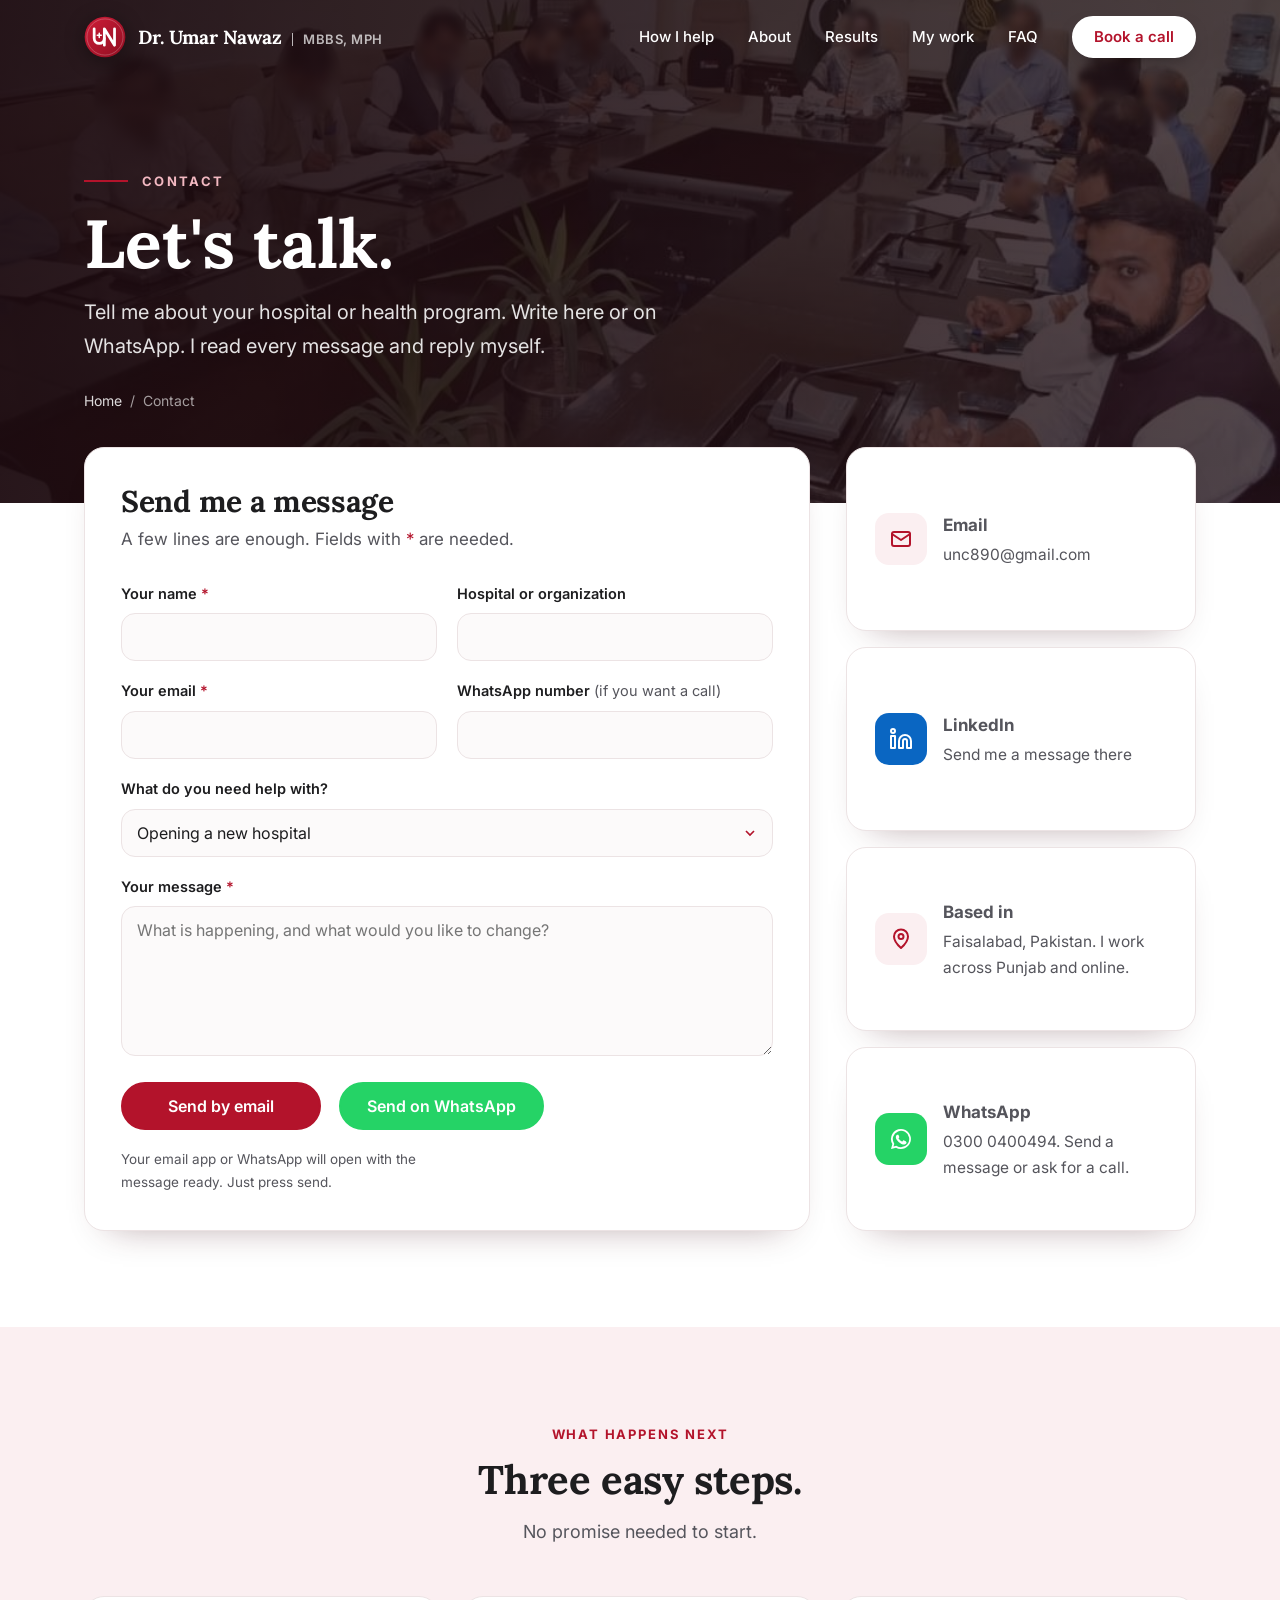
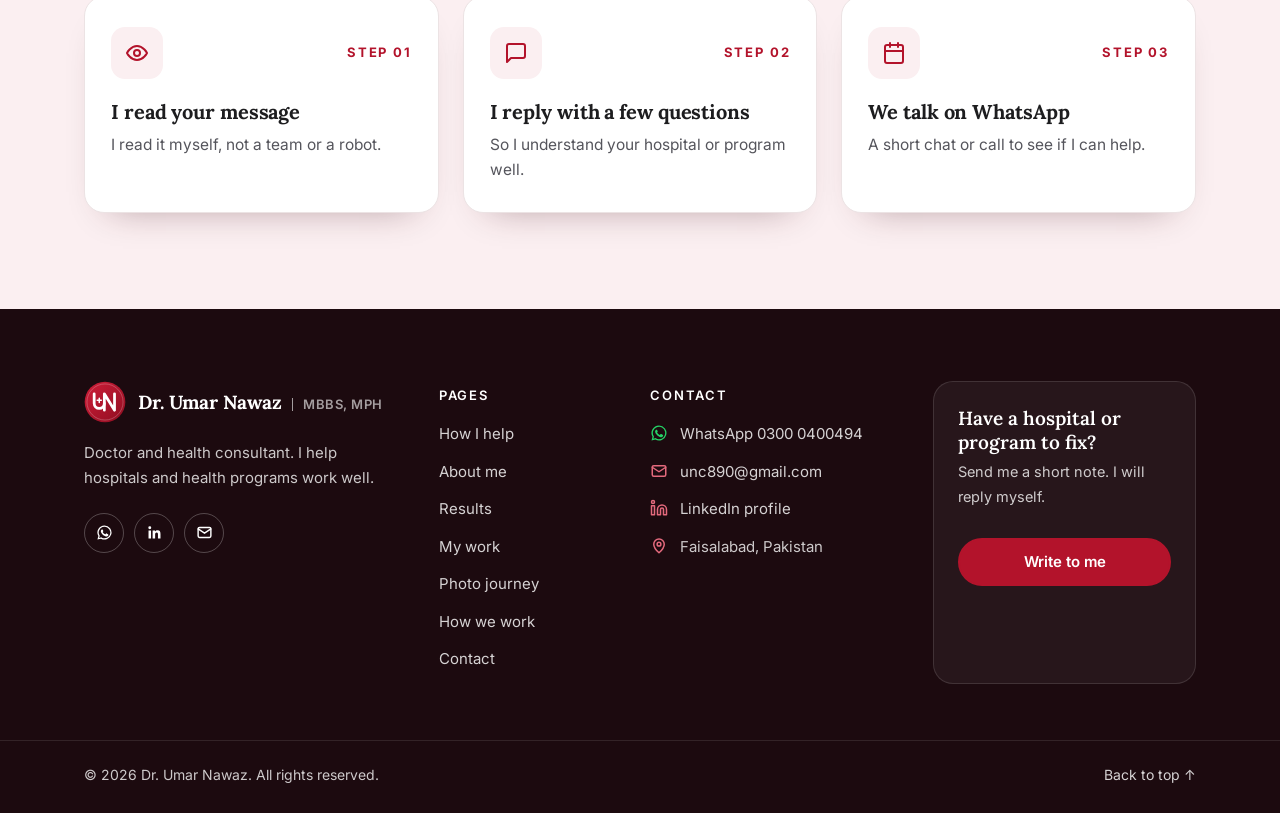
<file: contact.html>
<!doctype html>
<html lang="en">
<head>
<meta charset="utf-8">
<meta name="viewport" content="width=device-width, initial-scale=1">
<title>Contact | Dr. Umar Nawaz</title>
<meta name="description" content="Contact Dr. Umar Nawaz about your hospital or health program.">
<meta property="og:title" content="Contact Dr. Umar Nawaz">
<meta property="og:description" content="Tell me about your hospital or health program. I will read it and reply myself.">
<meta property="og:image" content="https://umarwebsite101.vercel.app/img/photos/portrait.jpg">
<meta property="og:url" content="https://umarwebsite101.vercel.app/contact.html">
<meta property="og:type" content="website">
<meta name="twitter:card" content="summary_large_image">
<link rel="canonical" href="https://umarwebsite101.vercel.app/contact.html">
<link rel="icon" href="favicon.svg" type="image/svg+xml">
<link rel="icon" href="favicon-32.png" type="image/png" sizes="32x32">
<link rel="alternate icon" href="favicon.ico" sizes="any">
<link rel="apple-touch-icon" href="apple-touch-icon.png">
<meta name="theme-color" content="#b3132b">
<link rel="preconnect" href="https://fonts.googleapis.com">
<link href="https://fonts.googleapis.com/css2?family=Lora:wght@500;600;700&family=Inter:wght@400;500;600;700&display=swap" rel="stylesheet">
<link rel="stylesheet" href="css/site.css">
</head>
<body>

<header id="hdr"><div class="wrap">
  <a class="logo" href="index.html"><img class="mark" src="img/logo.svg" alt="" width="42" height="42"><span><b>Dr. Umar Nawaz</b><small>MBBS, MPH</small></span></a>
  <nav aria-label="Main">
    <a href="index.html#help">How I help</a>
    <a href="index.html#about">About</a>
    <a href="index.html#results">Results</a>
    <a href="index.html#work">My work</a>
    <a href="index.html#faq">FAQ</a>
    <a class="btn cta" href="contact.html" aria-current="page">Book a call</a>
  </nav>
</div></header>

<section class="page-hero">
  <div class="bg" aria-hidden="true"></div>
  <div class="wrap">
    <div class="eyebrow">Contact</div>
    <h1>Let's talk.</h1>
    <p>Tell me about your hospital or health program. Write here or on WhatsApp. I read every message and reply myself.</p>
    <div class="crumbs"><a href="index.html">Home</a> &nbsp;/&nbsp; Contact</div>
  </div>
</section>

<section style="padding-top:0"><div class="wrap c-grid">

  <div class="form-card rv">
    <h2>Send me a message</h2>
    <p class="hint">A few lines are enough. Fields with <span style="color:var(--red)">*</span> are needed.</p>
    <form id="cform" novalidate>
      <div class="fields">
        <div class="field"><label for="f-name">Your name <span>*</span></label><input id="f-name" name="name" required autocomplete="name"></div>
        <div class="field"><label for="f-org">Hospital or organization</label><input id="f-org" name="org" autocomplete="organization"></div>
        <div class="field"><label for="f-email">Your email <span>*</span></label><input id="f-email" name="email" type="email" required autocomplete="email"></div>
        <div class="field"><label for="f-phone">WhatsApp number <em>(if you want a call)</em></label><input id="f-phone" name="phone" type="tel" autocomplete="tel"></div>
        <div class="field full"><label for="f-topic">What do you need help with?</label>
          <select id="f-topic" name="topic">
            <option>Opening a new hospital</option>
            <option>Passing an inspection</option>
            <option>Costs and money</option>
            <option>Reports and numbers</option>
            <option>A health program</option>
            <option>Staff and pay</option>
            <option>IT, HMIS or a website</option><option>Something else</option>
          </select></div>
        <div class="field full"><label for="f-msg">Your message <span>*</span></label><textarea id="f-msg" name="message" required placeholder="What is happening, and what would you like to change?"></textarea></div>
      </div>
      <div class="form-foot">
        <button class="btn red" type="submit">Send by email</button><button class="btn wa" type="button" id="wa-send">Send on WhatsApp</button>
        <small>Your email app or WhatsApp will open with the message ready. Just press send.</small>
      </div>
      <div class="sent" id="sent" role="status">Thank you. Your email app should now be open with your message. If it did not open, write to me at unc890@gmail.com or on WhatsApp at 0300 0400494.</div>
    </form>
  </div>

  <aside class="side-cards">
    <a class="i-card rv d1" href="mailto:unc890@gmail.com">
      <span class="ic"><svg viewBox="0 0 24 24"><rect x="3" y="5" width="18" height="14" rx="2"/><path d="M3 7l9 6 9-6"/></svg></span>
      <span><b>Email</b><span>unc890@gmail.com</span></span>
    </a>
    <a class="i-card li rv d1" href="https://www.linkedin.com/in/umar-nawaz-a5271912b" target="_blank" rel="noopener">
      <span class="ic"><svg viewBox="0 0 24 24"><path d="M16 8a6 6 0 0 1 6 6v7h-4v-7a2 2 0 0 0-4 0v7h-4v-7a6 6 0 0 1 6-6zM2 9h4v12H2zM4 6a2 2 0 1 0 0-4 2 2 0 0 0 0 4z"/></svg></span>
      <span><b>LinkedIn</b><span>Send me a message there</span></span>
    </a>
    <div class="i-card rv d2">
      <span class="ic"><svg viewBox="0 0 24 24"><path d="M12 21s-7-6.2-7-11.5a7 7 0 0 1 14 0C19 14.8 12 21 12 21z"/><circle cx="12" cy="9.5" r="2.5"/></svg></span>
      <span><b>Based in</b><span>Faisalabad, Pakistan. I work across Punjab and online.</span></span>
    </div>
    <a class="i-card wa rv d2" href="https://wa.me/923000400494" target="_blank" rel="noopener">
      <span class="ic"><svg viewBox="0 0 24 24" fill="currentColor" stroke="none"><path d="M12 2a10 10 0 0 0-8.6 15.1L2 22l5-1.3A10 10 0 1 0 12 2zm0 18.2a8.2 8.2 0 0 1-4.2-1.2l-.3-.2-3 .8.8-2.9-.2-.3A8.2 8.2 0 1 1 12 20.2zm4.5-6.1c-.2-.1-1.5-.7-1.7-.8-.2-.1-.4-.1-.6.1l-.8 1c-.1.2-.3.2-.5.1a6.7 6.7 0 0 1-3.3-2.9c-.2-.4.2-.4.7-1.3.1-.2 0-.3 0-.4l-.8-1.8c-.2-.5-.4-.4-.6-.4h-.5a1 1 0 0 0-.7.3 3 3 0 0 0-.9 2.2 5.2 5.2 0 0 0 1.1 2.7 11.8 11.8 0 0 0 4.5 4c1.7.7 2.3.8 3.2.6.5-.1 1.5-.6 1.7-1.2.2-.6.2-1.1.2-1.2-.1-.1-.3-.2-.5-.3z"/></svg></span>
      <span><b>WhatsApp</b><span>0300 0400494. Send a message or ask for a call.</span></span>
    </a>
  </aside>

</div></section>

<section class="soft"><div class="wrap">
  <span class="kicker rv">What happens next</span>
  <h2 class="rv d1">Three easy steps.</h2>
  <p class="sub rv d2">No promise needed to start.</p>
  <div class="next" style="counter-reset:s">
    <div class="st rv"><div class="top"><span class="ic"><svg viewBox="0 0 24 24"><path d="M2 12s3.5-7 10-7 10 7 10 7-3.5 7-10 7S2 12 2 12z"/><circle cx="12" cy="12" r="3"/></svg></span><span class="num"></span></div><h3>I read your message</h3><p>I read it myself, not a team or a robot.</p></div>
    <div class="st rv d1"><div class="top"><span class="ic"><svg viewBox="0 0 24 24"><path d="M21 15a2 2 0 0 1-2 2H7l-4 4V5a2 2 0 0 1 2-2h14a2 2 0 0 1 2 2z"/></svg></span><span class="num"></span></div><h3>I reply with a few questions</h3><p>So I understand your hospital or program well.</p></div>
    <div class="st rv d2"><div class="top"><span class="ic"><svg viewBox="0 0 24 24"><rect x="3" y="4" width="18" height="18" rx="2"/><path d="M16 2v4M8 2v4M3 10h18"/></svg></span><span class="num"></span></div><h3>We talk on WhatsApp</h3><p>A short chat or call to see if I can help.</p></div>
  </div>
</div></section>

<footer>
  <div class="wrap f-top">
    <div class="f-brand">
      <a class="logo" href="index.html"><img class="mark" src="img/logo.svg" alt="" width="42" height="42"><span><b>Dr. Umar Nawaz</b><small>MBBS, MPH</small></span></a>
      <p>Doctor and health consultant. I help hospitals and health programs work well.</p>
      <div class="social">
        <a href="https://wa.me/923000400494" target="_blank" rel="noopener" aria-label="WhatsApp"><svg viewBox="0 0 24 24" fill="currentColor" stroke="none"><path d="M12 2a10 10 0 0 0-8.6 15.1L2 22l5-1.3A10 10 0 1 0 12 2zm0 18.2a8.2 8.2 0 0 1-4.2-1.2l-.3-.2-3 .8.8-2.9-.2-.3A8.2 8.2 0 1 1 12 20.2zm4.5-6.1c-.2-.1-1.5-.7-1.7-.8-.2-.1-.4-.1-.6.1l-.8 1c-.1.2-.3.2-.5.1a6.7 6.7 0 0 1-3.3-2.9c-.2-.4.2-.4.7-1.3.1-.2 0-.3 0-.4l-.8-1.8c-.2-.5-.4-.4-.6-.4h-.5a1 1 0 0 0-.7.3 3 3 0 0 0-.9 2.2 5.2 5.2 0 0 0 1.1 2.7 11.8 11.8 0 0 0 4.5 4c1.7.7 2.3.8 3.2.6.5-.1 1.5-.6 1.7-1.2.2-.6.2-1.1.2-1.2-.1-.1-.3-.2-.5-.3z"/></svg></a>
        <a href="https://www.linkedin.com/in/umar-nawaz-a5271912b" target="_blank" rel="noopener" aria-label="LinkedIn"><svg viewBox="0 0 24 24" fill="currentColor"><path d="M20.45 20.45h-3.56v-5.57c0-1.33-.02-3.04-1.85-3.04-1.85 0-2.14 1.45-2.14 2.94v5.67H9.34V9h3.42v1.56h.05c.48-.9 1.64-1.85 3.37-1.85 3.6 0 4.27 2.37 4.27 5.46v6.28zM5.34 7.43a2.06 2.06 0 1 1 0-4.13 2.06 2.06 0 0 1 0 4.13zM7.12 20.45H3.56V9h3.56v11.45z"/></svg></a>
        <a href="mailto:unc890@gmail.com" aria-label="Email"><svg viewBox="0 0 24 24" fill="none" stroke="currentColor" stroke-width="2" stroke-linecap="round" stroke-linejoin="round"><rect x="3" y="5" width="18" height="14" rx="2"/><path d="M3 7l9 6 9-6"/></svg></a>
      </div>
    </div>
    <div>
      <h4>Pages</h4>
      <ul><li><a href="index.html#help">How I help</a></li><li><a href="index.html#about">About me</a></li><li><a href="index.html#results">Results</a></li><li><a href="index.html#work">My work</a></li><li><a href="index.html#journey">Photo journey</a></li><li><a href="index.html#how">How we work</a></li><li><a href="contact.html">Contact</a></li></ul>
    </div>
    <div>
      <h4>Contact</h4>
      <ul class="f-contact">
        <li><svg viewBox="0 0 24 24" fill="currentColor" stroke="none"><path d="M12 2a10 10 0 0 0-8.6 15.1L2 22l5-1.3A10 10 0 1 0 12 2zm0 18.2a8.2 8.2 0 0 1-4.2-1.2l-.3-.2-3 .8.8-2.9-.2-.3A8.2 8.2 0 1 1 12 20.2zm4.5-6.1c-.2-.1-1.5-.7-1.7-.8-.2-.1-.4-.1-.6.1l-.8 1c-.1.2-.3.2-.5.1a6.7 6.7 0 0 1-3.3-2.9c-.2-.4.2-.4.7-1.3.1-.2 0-.3 0-.4l-.8-1.8c-.2-.5-.4-.4-.6-.4h-.5a1 1 0 0 0-.7.3 3 3 0 0 0-.9 2.2 5.2 5.2 0 0 0 1.1 2.7 11.8 11.8 0 0 0 4.5 4c1.7.7 2.3.8 3.2.6.5-.1 1.5-.6 1.7-1.2.2-.6.2-1.1.2-1.2-.1-.1-.3-.2-.5-.3z"/></svg><a href="https://wa.me/923000400494" target="_blank" rel="noopener">WhatsApp 0300 0400494</a></li>
        <li><svg viewBox="0 0 24 24"><rect x="3" y="5" width="18" height="14" rx="2"/><path d="M3 7l9 6 9-6"/></svg><a href="mailto:unc890@gmail.com">unc890@gmail.com</a></li>
        <li><svg viewBox="0 0 24 24"><path d="M16 8a6 6 0 0 1 6 6v7h-4v-7a2 2 0 0 0-4 0v7h-4v-7a6 6 0 0 1 6-6zM2 9h4v12H2zM4 6a2 2 0 1 0 0-4 2 2 0 0 0 0 4z"/></svg><a href="https://www.linkedin.com/in/umar-nawaz-a5271912b" target="_blank" rel="noopener">LinkedIn profile</a></li>
        <li><svg viewBox="0 0 24 24"><path d="M12 21s-7-6.2-7-11.5a7 7 0 0 1 14 0C19 14.8 12 21 12 21z"/><circle cx="12" cy="9.5" r="2.5"/></svg><span>Faisalabad, Pakistan</span></li>
      </ul>
    </div>
    <div class="f-cta">
      <b>Have a hospital or program to fix?</b>
      <p>Send me a short note. I will reply myself.</p>
      <a class="btn red" href="#cform">Write to me</a>
    </div>
  </div>
  <div class="f-bottom"><div class="wrap">
    <span>© 2026 Dr. Umar Nawaz. All rights reserved.</span>
    <a class="totop" href="#">Back to top ↑</a>
  </div></div>
</footer>

<script>
(function(){
  var hdr = document.getElementById('hdr');
  function onScroll(){ var s = window.scrollY > 40; hdr.classList.toggle('scrolled', s); hdr.classList.toggle('over', !s); }
  onScroll(); window.addEventListener('scroll', onScroll, {passive:true});
  var io = new IntersectionObserver(function(es){ es.forEach(function(e){ if(e.isIntersecting){ e.target.classList.add('in'); io.unobserve(e.target); } }); }, {threshold:.12});
  document.querySelectorAll('.rv').forEach(function(el){ io.observe(el); });

  var form = document.getElementById('cform'), sent = document.getElementById('sent');
  form.addEventListener('submit', function(e){
    e.preventDefault();
    var bad = null;
    form.querySelectorAll('[required]').forEach(function(f){
      var ok = f.value.trim() && (f.type !== 'email' || /^[^@\s]+@[^@\s]+\.[^@\s]+$/.test(f.value));
      f.style.borderColor = ok ? '' : 'var(--red)'; if (!ok && !bad) bad = f;
    });
    if (bad) { bad.focus(); return; }
    var v = function(id){ return document.getElementById(id).value.trim(); };
    var subject = 'Enquiry: ' + v('f-topic') + (v('f-org') ? ' (' + v('f-org') + ')' : '');
    var body = 'Name: ' + v('f-name') + '\nOrganization: ' + (v('f-org') || '-') + '\nEmail: ' + v('f-email') +
               '\nPhone: ' + (v('f-phone') || '-') + '\nTopic: ' + v('f-topic') + '\n\n' + v('f-msg');
    window.location.href = 'mailto:unc890@gmail.com?subject=' + encodeURIComponent(subject) + '&body=' + encodeURIComponent(body);
    sent.classList.add('show');
  });
  document.getElementById('wa-send').addEventListener('click', function(){
    var v = function(id){ return document.getElementById(id).value.trim(); }, need = ['f-name','f-msg'], bad = null;
    need.forEach(function(id){ var f = document.getElementById(id), ok = !!f.value.trim(); f.style.borderColor = ok ? '' : 'var(--red)'; if (!ok && !bad) bad = f; });
    if (bad) { bad.focus(); return; }
    var text = 'Hello Dr. Umar. I am ' + v('f-name') + (v('f-org') ? ' from ' + v('f-org') : '') + '.\nTopic: ' + v('f-topic') + '\n\n' + v('f-msg');
    window.open('https://wa.me/923000400494?text=' + encodeURIComponent(text), '_blank', 'noopener');
  });
})();
</script>
</body>
</html>
</file>
<file: css/site.css>
:root{
  --red:#b3132b; --red-dark:#7d0c1d; --red-soft:#fbeff1; --ink:#1d1d1f; --grey:#5c5c63;
  --line:#ece3e4; --white:#ffffff; --ease:cubic-bezier(.2,.7,.2,1);
}
*{box-sizing:border-box}
html{scroll-behavior:smooth}
body{margin:0;background:var(--white);color:var(--ink);font:17px/1.7 Inter,system-ui,sans-serif;-webkit-font-smoothing:antialiased}
img{display:block;max-width:100%}
a{color:inherit}
.wrap{max-width:1160px;margin:0 auto;padding:0 24px}
h1,h2,h3{font-family:Lora,Georgia,serif;color:var(--ink);margin:0}
h2{font-size:clamp(30px,3.6vw,42px);line-height:1.15;margin-bottom:14px}
.kicker{display:inline-block;font-size:13px;font-weight:700;letter-spacing:.14em;text-transform:uppercase;color:var(--red);margin-bottom:12px}
.sub{color:var(--grey);font-size:18px;max-width:640px;margin:0 0 44px}
section{padding:96px 0}
.soft{background:var(--red-soft)}
.btn{display:inline-flex;align-items:center;gap:10px;padding:15px 28px;border-radius:999px;font-weight:600;font-size:16px;text-decoration:none;border:2px solid var(--red);transition:background .25s,color .25s,transform .25s var(--ease),box-shadow .25s}
.btn:hover{transform:translateY(-2px);box-shadow:0 12px 24px -14px rgba(179,19,43,.7)}
.btn.red{background:var(--red);color:#fff}
.btn.red:hover{background:var(--red-dark);border-color:var(--red-dark)}
.btn.line{color:var(--red);background:#fff}
.btn.white{background:#fff;color:var(--red);border-color:#fff}
.btn.ghost{color:#fff;border-color:rgba(255,255,255,.6)}

/* header */
header{position:sticky;top:0;z-index:50;height:74px;background:transparent;pointer-events:none}
header .wrap{pointer-events:auto;display:flex;align-items:center;justify-content:space-between;height:74px;border-radius:0;background:transparent;
  transition:max-width .45s var(--ease),height .45s var(--ease),margin .45s var(--ease),padding .45s var(--ease),background .35s,box-shadow .35s,border-radius .45s var(--ease)}
/* capsule: only after scrolling */
header.scrolled .wrap{max-width:1112px;height:60px;margin-top:8px;padding:0 8px 0 16px;border-radius:999px;
  background:rgba(255,255,255,.68);backdrop-filter:blur(18px) saturate(160%);-webkit-backdrop-filter:blur(18px) saturate(160%);
  border:1px solid rgba(255,255,255,.55);
  box-shadow:0 14px 34px -16px rgba(60,10,20,.35),inset 0 1px 0 rgba(255,255,255,.6)}
header.scrolled .logo .mark{width:36px;height:36px;font-size:14px}
header.scrolled nav .btn{padding:9px 18px}
@media(max-width:1160px){header.scrolled .wrap{margin:8px 24px 0;max-width:none}}
@media(max-width:600px){header.scrolled .wrap{margin:8px 12px 0}}
.logo{display:flex;align-items:center;gap:12px;text-decoration:none}
.logo .mark{width:42px;height:42px;display:block;transition:width .45s var(--ease),height .45s var(--ease),filter .3s}
header.over .logo .mark{filter:drop-shadow(0 4px 10px rgba(0,0,0,.4))}
.logo>span:last-child{display:flex;align-items:baseline;gap:10px;white-space:nowrap}
.logo b{font:700 19px Lora,serif;line-height:1}
.logo small{font-size:13px;font-weight:600;letter-spacing:.04em;color:var(--grey);padding-left:10px;border-left:1px solid currentColor;line-height:1}
.logo .mark{flex:none}
nav{height:100%}

nav{display:flex;align-items:center;gap:28px}
nav a{text-decoration:none;font-size:15px;font-weight:500;color:var(--grey);position:relative}
nav a:not(.btn)::after{content:"";position:absolute;left:0;right:0;bottom:-6px;height:2px;background:var(--red);transform:scaleX(0);transition:transform .3s var(--ease)}
nav a:not(.btn):hover,nav a.on{color:var(--ink)}
nav a:not(.btn):hover::after,nav a.on::after{transform:scaleX(1)}
nav .btn{padding:10px 20px;font-size:15px}
@media(max-width:900px){nav a:not(.btn){display:none}}

/* hero: full-width photo */
.hero{position:relative;min-height:92vh;display:flex;flex-direction:column;justify-content:flex-end;color:#fff;overflow:hidden;padding:0;margin-top:-74px;background:#1a0b0f}
.hero .bg{position:absolute;inset:0;background:url(../img/photos/hero.jpg) 72% 30%/cover no-repeat}
.hero .note{font-size:16px;color:rgba(255,255,255,.72);margin:0 0 34px;max-width:540px}
.hero::before{content:"";position:absolute;inset:0;z-index:1;background:linear-gradient(90deg,rgba(26,8,13,.96) 0%,rgba(26,8,13,.9) 34%,rgba(26,8,13,.55) 55%,rgba(26,8,13,.05) 78%),linear-gradient(0deg,rgba(26,8,13,.85) 0%,rgba(26,8,13,0) 35%)}
.hero .wrap{position:relative;z-index:2;width:100%}
.hero .copy{max-width:680px;padding:150px 0 130px}
.hero .copy .lead,.hero .copy .note{max-width:580px}
.hero .eyebrow{display:flex;align-items:center;gap:14px;font-size:13px;font-weight:700;letter-spacing:.18em;text-transform:uppercase;color:#f2b8c1}
.hero .eyebrow::before{content:"";width:44px;height:2px;background:var(--red)}
.hero h1{color:#fff;font-size:clamp(46px,6vw,78px);line-height:1.02;margin:18px 0 18px}
.hero .lead{font-size:clamp(19px,1.7vw,22px);line-height:1.55;color:rgba(255,255,255,.9);margin:0 0 14px}
.rotator{position:relative;height:28px;margin:0 0 34px;color:#f2b8c1;font-weight:600;font-size:16px}
.rotator span{position:absolute;left:0;top:0;opacity:0;transform:translateY(8px);transition:opacity .6s var(--ease),transform .6s var(--ease);white-space:nowrap}
.rotator span.on{opacity:1;transform:none}
.hero .actions{display:flex;gap:14px;flex-wrap:wrap}
.hero .btn.line{background:transparent;color:#fff;border-color:rgba(255,255,255,.7)}
.hero .btn.line:hover{background:#fff;color:var(--red)}
.creds{position:relative;z-index:2;border-top:1px solid rgba(255,255,255,.18);background:rgba(26,8,13,.55);backdrop-filter:blur(6px)}
.creds .wrap{display:grid;grid-template-columns:repeat(4,1fr)}
.creds .wrap>div{padding:22px 20px 22px 0;font-size:14px;color:rgba(255,255,255,.75)}
.creds .wrap>div+div{padding-left:22px;border-left:1px solid rgba(255,255,255,.15)}
.creds b{display:block;color:#fff;font:600 17px Lora,serif}
@media(max-width:900px){
  .hero{min-height:0}
  .hero .bg{background-position:68% 20%}
  .hero::before{background:linear-gradient(0deg,rgba(26,8,13,.97) 0%,rgba(26,8,13,.9) 48%,rgba(26,8,13,.25) 80%)}
  .hero .copy{padding:300px 0 96px}
  .creds .wrap{grid-template-columns:1fr 1fr}
  .creds .wrap>div:nth-child(3){padding-left:0;border-left:0}
  .rotator{height:48px}.rotator span{white-space:normal}
}

/* header over the hero */
header.over{background:transparent;backdrop-filter:none}
header.over .logo b,header.over nav a:not(.btn){color:#fff}
header.over .logo small{color:rgba(255,255,255,.7)}

/* numbers: white card resting on the bottom edge of the hero */
.band{position:relative;z-index:3;margin-top:-66px;padding:0 0 8px;background:transparent}
.band .wrap{max-width:1112px;padding:0;display:grid;grid-template-columns:repeat(4,1fr);background:#fff;border-radius:22px;box-shadow:0 30px 60px -28px rgba(28,10,15,.55),0 0 0 1px rgba(28,10,15,.04)}
.band .wrap>div{padding:28px 26px 26px;position:relative}
.band .wrap>div+div::before{content:"";position:absolute;left:0;top:24%;bottom:24%;width:1px;background:var(--line)}
.band b{display:block;color:var(--red);font:700 clamp(30px,2.8vw,38px)/1.1 Lora,serif;margin-bottom:6px;white-space:nowrap}
.band span{display:block;color:var(--grey);font-size:14.5px;line-height:1.45}
@media(max-width:1160px){.band .wrap{margin:0 24px}}
@media(max-width:760px){.band{margin-top:-48px}.band .wrap{grid-template-columns:1fr 1fr}.band .wrap>div:nth-child(3)::before{display:none}.band .wrap>div:nth-child(n+3){border-top:1px solid var(--line)}}
@media(max-width:480px){.band .wrap{margin:0 16px}.band .wrap>div{padding:20px 16px}}
/* logos */
.logos{padding:48px 0;border-bottom:1px solid var(--line)}
.logos p{text-align:center;color:var(--grey);font-size:14px;font-weight:600;letter-spacing:.1em;text-transform:uppercase;margin:0 0 24px}
.logo-row{display:flex;flex-wrap:wrap;justify-content:center;align-items:center;gap:26px 48px}
.logo-row img{height:44px;width:auto;object-fit:contain;transition:transform .3s}
.logo-row img:hover{transform:scale(1.06)}
.logo-row .wm{font:700 17px Lora,serif;color:#24456e;text-align:center;line-height:1.15}
.logo-row .wm small{display:block;font:600 10px Inter,sans-serif;letter-spacing:.08em;color:var(--grey)}

/* help cards */
.cards{display:grid;grid-template-columns:repeat(3,1fr);gap:22px}
.card{background:#fff;border:2px solid var(--line);border-radius:20px;padding:30px;transition:border-color .3s,transform .3s var(--ease),box-shadow .3s}
.card:hover{border-color:var(--red);transform:translateY(-6px);box-shadow:0 22px 40px -26px rgba(179,19,43,.55)}
.icon{width:52px;height:52px;border-radius:14px;background:var(--red-soft);color:var(--red);display:flex;align-items:center;justify-content:center;margin-bottom:18px}
.icon svg{width:26px;height:26px;stroke:currentColor;fill:none;stroke-width:2;stroke-linecap:round;stroke-linejoin:round}
.card h3{font-size:22px;margin-bottom:8px}
.card p{margin:0;color:var(--grey);font-size:16px}
@media(max-width:960px){.cards{grid-template-columns:1fr 1fr}}
@media(max-width:620px){.cards{grid-template-columns:1fr}}

/* about split */
.split{display:grid;grid-template-columns:1fr 1fr;gap:60px;align-items:center}
.split img{border-radius:24px;width:100%;aspect-ratio:4/3;object-fit:cover}
.checks{list-style:none;margin:24px 0 0;padding:0}
.checks li{position:relative;padding:8px 0 8px 36px;font-size:17px}
.checks li::before{content:"";position:absolute;left:0;top:12px;width:22px;height:22px;border-radius:50%;background:var(--red) url("data:image/svg+xml,%3Csvg xmlns='http://www.w3.org/2000/svg' viewBox='0 0 24 24' fill='none' stroke='white' stroke-width='3'%3E%3Cpath d='M5 12l5 5 9-10'/%3E%3C/svg%3E") center/14px no-repeat}
@media(max-width:860px){.split{grid-template-columns:1fr;gap:34px}}

/* timeline */
.timeline{position:relative;max-width:860px}
.timeline::before{content:"";position:absolute;left:11px;top:6px;bottom:6px;width:2px;background:var(--line)}
.step-t{position:relative;padding:0 0 34px 48px}
.step-t::before{content:"";position:absolute;left:3px;top:6px;width:18px;height:18px;border-radius:50%;background:#fff;border:3px solid var(--red)}
.step-t.now::before{background:var(--red)}
.step-t .yr{font-weight:700;color:var(--red);font-size:15px}
.step-t h3{font-size:22px;margin:2px 0 4px}
.step-t .where{color:var(--grey);font-size:15px;margin-bottom:6px}
.step-t p{margin:0}

/* My work tabs: Timeline | Photo journey */
.wtabs{display:inline-flex;gap:4px;padding:5px;background:var(--red-soft);border-radius:999px;margin:6px 0 34px}
.wtabs button{border:0;background:transparent;color:var(--red-dark);padding:10px 22px;border-radius:999px;font:600 15px Inter,sans-serif;cursor:pointer;transition:background .25s,color .25s,box-shadow .25s;display:inline-flex;align-items:center;gap:8px}
.wtabs button:hover{color:var(--red)}
.wtabs button.on{background:#fff;color:var(--red);box-shadow:0 6px 16px -8px rgba(125,12,29,.45)}
.wtabs .cnt{font-size:12px;background:var(--red);color:#fff;border-radius:999px;padding:1px 8px}
.wpanel[hidden]{display:none}
.wpanel.on{animation:wfade .45s var(--ease)}
@keyframes wfade{from{opacity:0;transform:translateY(8px)}to{opacity:1;transform:none}}
.peek{margin-top:6px;background:none;border:0;padding:0;color:var(--red);font:600 15px Inter,sans-serif;cursor:pointer}
.peek:hover{text-decoration:underline}
.jintro{color:var(--grey);margin:0 0 18px;max-width:640px}
/* journey filters + story cards */
.filters{display:flex;flex-wrap:wrap;gap:10px;margin-bottom:26px}
.filters button{--c:var(--red);background:#fff;border:2px solid var(--line);color:var(--grey);padding:8px 16px;border-radius:999px;font:600 14px Inter,sans-serif;cursor:pointer;transition:all .25s}
.filters button:hover{border-color:var(--c);color:var(--c)}
.filters button.on{border-color:var(--c);color:#fff;background:var(--c)}
.jgrid{display:grid;grid-template-columns:repeat(3,1fr);gap:22px}
.jc{margin:0;background:#fff;border:1px solid var(--line);border-radius:18px;overflow:hidden;cursor:zoom-in;display:flex;flex-direction:column;transition:transform .35s var(--ease),box-shadow .35s}
.jc:hover,.jc:focus-visible{transform:translateY(-4px);box-shadow:0 18px 34px -18px rgba(125,12,29,.4);outline:none}
.jc.hide{display:none}
.ji{aspect-ratio:4/3;overflow:hidden;background:#f1eaeb}
.ji img{width:100%;height:100%;object-fit:cover;transition:transform .8s var(--ease)}
.jc:hover .ji img{transform:scale(1.04)}
.jc figcaption{padding:16px 18px 20px;font-size:15px;line-height:1.55}
.jc figcaption b{display:block;font:600 18px/1.3 Lora,serif;color:var(--ink);margin:8px 0 4px}
.jc figcaption em{display:block;font-style:normal;font-size:13px;color:var(--grey);margin-bottom:8px}
.jc figcaption p{margin:0;color:#444}
.jtag{display:inline-block;font-size:12px;font-weight:600;letter-spacing:.02em;padding:3px 10px;border-radius:999px;background:var(--red-soft);color:var(--red-dark)}
.jc[data-ch="doctor"] .jtag{background:#e6f3f1;color:#1f7a6d}
.jc[data-ch="ddho"] .jtag{background:#e9f0f8;color:#2d5f9a}
.jc[data-ch="ms"] .jtag{background:#f8efe4;color:#8a561d}
.lightbox .jtag{display:none}
.lightbox figcaption b{display:block;font:600 19px Lora,serif;color:#fff}
.lightbox figcaption em{display:block;font-style:normal;font-size:14px;opacity:.8;margin:2px 0 6px}
.lightbox figcaption p{margin:0 auto;max-width:640px;font-size:15px}
@media(max-width:960px){.jgrid{grid-template-columns:1fr 1fr}}
@media(max-width:600px){.jgrid{grid-template-columns:1fr}.wtabs{display:flex}.wtabs button{flex:1;justify-content:center;padding:10px 8px;white-space:nowrap;font-size:14px}}
.lightbox{position:fixed;inset:0;z-index:100;background:rgba(20,6,9,.94);display:flex;align-items:center;justify-content:center;opacity:0;pointer-events:none;transition:opacity .3s}
.lightbox.open{opacity:1;pointer-events:auto}
.lightbox figure{margin:0;max-width:min(1200px,90vw);text-align:center}
.lightbox img{max-width:100%;max-height:80vh;margin:0 auto;border-radius:10px}
.lightbox figcaption{color:#f3dfe2;margin-top:12px}
.lightbox button{position:absolute;width:48px;height:48px;border-radius:50%;border:2px solid rgba(255,255,255,.5);background:transparent;color:#fff;font-size:20px;cursor:pointer}
.lb-x{top:20px;right:20px}.lb-p{left:20px;top:50%}.lb-n{right:20px;top:50%}

/* steps */
.steps{display:grid;grid-template-columns:repeat(5,minmax(0,1fr));gap:20px;position:relative;counter-reset:s}
.steps::before{content:"";position:absolute;left:8%;right:8%;top:62px;height:2px;background:repeating-linear-gradient(90deg,var(--red) 0 8px,transparent 8px 16px);opacity:.35;z-index:0}
.st{position:relative;z-index:1;display:flex;flex-direction:column;background:#fff;border:1px solid var(--line);border-radius:22px;padding:28px 24px 26px;box-shadow:0 18px 36px -28px rgba(60,10,20,.35);overflow:hidden;transition:transform .35s var(--ease),box-shadow .35s var(--ease),border-color .35s}
.st::after{content:"";position:absolute;left:0;right:0;top:0;height:4px;background:var(--red);transform:scaleX(0);transform-origin:left;transition:transform .4s var(--ease)}
.st:hover{transform:translateY(-6px);border-color:rgba(179,19,43,.35);box-shadow:0 26px 44px -26px rgba(179,19,43,.45)}
.st:hover::after{transform:scaleX(1)}
.st .top{display:flex;align-items:center;justify-content:space-between;margin-bottom:22px}
.st .ic{width:56px;height:56px;border-radius:16px;background:var(--red);color:#fff;display:flex;align-items:center;justify-content:center;box-shadow:0 10px 20px -10px rgba(179,19,43,.8)}
.st .ic svg{width:26px;height:26px;stroke:currentColor;fill:none;stroke-width:2;stroke-linecap:round;stroke-linejoin:round}
.st .num{counter-increment:s;font:700 40px/1 Lora,serif;color:var(--red-soft);-webkit-text-stroke:1.5px rgba(179,19,43,.35)}
.st .num::before{content:"0" counter(s)}
.st h3{font-size:20px;line-height:1.25;margin-bottom:10px}
.st p{margin:0;color:var(--grey);font-size:15.5px;line-height:1.6}
@media(max-width:1060px){.steps{grid-template-columns:repeat(3,minmax(0,1fr))}.steps::before{display:none}}
@media(max-width:700px){.steps{grid-template-columns:1fr 1fr}}
@media(max-width:480px){.steps{grid-template-columns:1fr}}

/* contact */
.contact{background:linear-gradient(135deg,var(--red) 0%,var(--red-dark) 100%);color:#fff;border-radius:28px;padding:64px 48px;display:grid;grid-template-columns:1.3fr .7fr;gap:40px;align-items:center}
.contact h2{color:#fff}
.contact p{font-size:19px;opacity:.92;margin:0 0 28px}
.contact .actions{display:flex;gap:14px;flex-wrap:wrap}
.contact ul{list-style:none;margin:0;padding:0;font-size:16px}
.contact li{padding:12px 0;border-bottom:1px solid rgba(255,255,255,.25)}
.contact li a{color:#fff;text-decoration:none;font-weight:600}
@media(max-width:860px){.contact{grid-template-columns:1fr;padding:44px 26px}}
footer{background:#1c0a0f;color:rgba(255,255,255,.72);font-size:15px}
.f-top{display:grid;grid-template-columns:1.4fr .8fr 1.1fr 1fr;gap:48px;padding:72px 24px 56px}
.f-brand .logo b{color:#fff}
.f-brand .logo small{color:rgba(255,255,255,.6)}
.f-brand p{margin:18px 0 22px;max-width:320px;line-height:1.65}
.social{display:flex;gap:10px}
.social a{width:40px;height:40px;border-radius:50%;border:1px solid rgba(255,255,255,.25);display:flex;align-items:center;justify-content:center;color:#fff;transition:background .25s,border-color .25s,transform .25s var(--ease)}
.social a:hover{background:var(--red);border-color:var(--red);transform:translateY(-2px)}
.social svg{width:17px;height:17px}
footer h4{color:#fff;font:600 13px Inter,sans-serif;letter-spacing:.14em;text-transform:uppercase;margin:6px 0 18px}
footer ul{list-style:none;margin:0;padding:0}
footer li{margin-bottom:12px}
footer a{color:rgba(255,255,255,.72);text-decoration:none;transition:color .2s}
footer ul a:hover{color:#fff}
.f-contact li{display:flex;gap:12px;align-items:flex-start}
.f-contact svg{width:18px;height:18px;flex:none;margin-top:3px;stroke:#e46a7d;fill:none;stroke-width:2;stroke-linecap:round;stroke-linejoin:round}
.f-cta{background:rgba(255,255,255,.05);border:1px solid rgba(255,255,255,.12);border-radius:20px;padding:24px}
.f-cta b{display:block;color:#fff;font:600 19px Lora,serif;margin-bottom:6px}
.f-cta p{margin:0 0 18px;font-size:14.5px}
.f-cta .btn{padding:12px 22px;font-size:15px}
.f-bottom{border-top:1px solid rgba(255,255,255,.1)}
.f-bottom .wrap{display:flex;justify-content:space-between;align-items:center;flex-wrap:wrap;gap:12px;padding-top:22px;padding-bottom:26px;font-size:14px}
.totop{display:inline-flex;align-items:center;gap:8px}
.totop:hover{color:#fff}
@media(max-width:960px){.f-top{grid-template-columns:1fr 1fr;gap:40px}}
@media(max-width:560px){.f-top{grid-template-columns:1fr;padding-top:56px}}

/* scroll reveal */
.rv{opacity:0;transform:translateY(24px);transition:opacity .8s var(--ease),transform .8s var(--ease)}
.rv.in{opacity:1;transform:none}
.d1{transition-delay:.08s}.d2{transition-delay:.16s}.d3{transition-delay:.24s}
.hero .rv{animation:up .9s var(--ease) forwards}.hero .d1{animation-delay:.1s}.hero .d2{animation-delay:.2s}.hero .d3{animation-delay:.3s}
@keyframes up{to{opacity:1;transform:none}}
@media (prefers-reduced-motion: reduce){*,*::before,*::after{animation:none!important;transition:none!important}.rv{opacity:1;transform:none}}

/* ---------- contact page ---------- */
.page-hero{position:relative;margin-top:-74px;padding:170px 0 90px;color:#fff;overflow:hidden;background:#1c0a0f}
.page-hero .bg{position:absolute;inset:0;background:url(../img/photos/district-meeting.jpg) center 40%/cover no-repeat;opacity:.42}
.page-hero::after{content:"";position:absolute;inset:0;background:linear-gradient(90deg,rgba(28,10,15,.88) 0%,rgba(28,10,15,.62) 55%,rgba(28,10,15,.4) 100%)}
@media(max-width:860px){.page-hero .bg{position:absolute;inset:0;background:url(../img/photos/district-meeting.jpg) center 40%/cover no-repeat;opacity:.42}.page-hero::after{content:"";position:absolute;inset:0;background:linear-gradient(90deg,rgba(28,10,15,.88) 0%,rgba(28,10,15,.62) 55%,rgba(28,10,15,.4) 100%)}}
.page-hero .wrap{position:relative;z-index:1}
.page-hero .eyebrow{display:flex;align-items:center;gap:14px;font-size:13px;font-weight:700;letter-spacing:.18em;text-transform:uppercase;color:#f2b8c1}
.page-hero .eyebrow::before{content:"";width:44px;height:2px;background:var(--red)}
.page-hero h1{color:#fff;font-size:clamp(44px,5.5vw,68px);line-height:1.05;margin:16px 0 16px}
.page-hero p{font-size:20px;color:rgba(255,255,255,.88);max-width:620px;margin:0}
.crumbs{font-size:14px;color:rgba(255,255,255,.6);margin-top:26px}
.crumbs a{color:rgba(255,255,255,.85);text-decoration:none}
.crumbs a:hover{color:#fff}

.c-grid{display:grid;grid-template-columns:1.35fr .65fr;gap:36px;align-items:start;margin-top:-56px;position:relative;z-index:2}
@media(max-width:960px){.c-grid{grid-template-columns:1fr;margin-top:-40px}}
.form-card{background:#fff;border:1px solid var(--line);border-radius:26px;padding:40px;box-shadow:0 30px 60px -34px rgba(60,10,20,.4)}
.form-card h2{font-size:30px;margin-bottom:6px}
.form-card .hint{color:var(--grey);margin:0 0 28px}
.fields{display:grid;grid-template-columns:1fr 1fr;gap:18px 20px}
.field{display:flex;flex-direction:column;gap:7px}
.field.full{grid-column:1/-1}
.field label{font-weight:600;font-size:14.5px}
.field label span{color:var(--red)}
.field label em{font-style:normal;color:var(--grey);font-weight:400}
.field input,.field select,.field textarea{font:16px Inter,sans-serif;color:var(--ink);background:#fcfafa;border:1.5px solid var(--line);border-radius:14px;padding:13px 15px;transition:border-color .2s,box-shadow .2s,background .2s;width:100%}
.field textarea{min-height:150px;resize:vertical}
.field input:focus,.field select:focus,.field textarea:focus{outline:none;border-color:var(--red);background:#fff;box-shadow:0 0 0 4px rgba(179,19,43,.12)}
.field select{appearance:none;background-image:url("data:image/svg+xml,%3Csvg xmlns='http://www.w3.org/2000/svg' viewBox='0 0 24 24' fill='none' stroke='%23b3132b' stroke-width='2.5'%3E%3Cpath d='M6 9l6 6 6-6'/%3E%3C/svg%3E");background-repeat:no-repeat;background-position:right 14px center;background-size:16px;padding-right:42px}
@media(max-width:600px){.fields{grid-template-columns:1fr}.form-card{padding:28px 22px}}
.form-foot{display:flex;align-items:center;gap:18px;flex-wrap:wrap;margin-top:26px}
.form-foot small{color:var(--grey);font-size:13.5px;max-width:340px}
.sent{display:none;margin-top:20px;padding:16px 18px;border-radius:14px;background:var(--red-soft);color:var(--red-dark);font-weight:500}
.sent.show{display:block}

.side-cards{display:flex;flex-direction:column;gap:16px}
.i-card{display:flex;gap:16px;align-items:flex-start;background:#fff;border:1px solid var(--line);border-radius:20px;padding:22px;text-decoration:none;transition:border-color .3s,transform .3s var(--ease),box-shadow .3s}
a.i-card:hover{border-color:rgba(179,19,43,.4);transform:translateY(-3px);box-shadow:0 18px 34px -24px rgba(179,19,43,.5)}
.i-card .ic{flex:none;width:48px;height:48px;border-radius:14px;background:var(--red-soft);color:var(--red);display:flex;align-items:center;justify-content:center}
.i-card .ic svg{width:22px;height:22px;stroke:currentColor;fill:none;stroke-width:2;stroke-linecap:round;stroke-linejoin:round}
.i-card b{display:block;font-size:16px;margin-bottom:2px}
.i-card span{color:var(--grey);font-size:15px;word-break:break-word}
.i-card.dark{background:var(--red);border-color:var(--red);color:#fff}
.i-card.dark span{color:rgba(255,255,255,.88)}
.i-card.dark .ic{background:rgba(255,255,255,.16);color:#fff}

.next{display:grid;grid-template-columns:repeat(3,1fr);gap:20px}
.next .st{padding:30px 26px}
@media(max-width:860px){.next{grid-template-columns:1fr}}

/* phone menu fit */
nav .btn{white-space:nowrap}
header .wrap{gap:12px}
@media(max-width:640px){
  .logo small{display:none}
  .logo{gap:10px}
  .logo b{font-size:17px}
  .logo .mark{width:36px;height:36px}
  nav .btn{padding:9px 16px;font-size:14px}
  header .wrap{height:64px}
  header{height:64px}
  .hero{margin-top:-64px}
}
@media(max-width:360px){.logo b{font-size:15.5px}nav .btn{padding:8px 13px;font-size:13px}}
@media(max-width:430px){.hero h1{font-size:clamp(34px,10.4vw,44px)}.hero .eyebrow{font-size:11.5px;letter-spacing:.12em;gap:10px}.hero .eyebrow::before{width:28px}}

/* WhatsApp icon is a filled shape */
.f-contact svg[fill="currentColor"]{fill:#e46a7d;stroke:none}
.i-card .ic svg[fill="currentColor"],.social svg[fill="currentColor"]{fill:currentColor;stroke:none}
.form-foot .btn.line{cursor:pointer;font-family:inherit}
.form-foot .btn{cursor:pointer;font-family:inherit}

/* timeline details */
.step-t ul{margin:10px 0 0;padding-left:20px;color:var(--ink)}
.step-t li{margin:4px 0;font-size:16px;line-height:1.55}
.step-t li::marker{color:var(--red)}
.step-t .learn{margin-top:12px;padding:10px 14px;background:var(--red-soft);border-left:3px solid var(--red);border-radius:0 10px 10px 0;font-size:15px;color:var(--red-dark)}

/* numbers card: three rows of three */
.band .wrap{grid-template-columns:repeat(3,1fr)}
.band .wrap>div:nth-child(3n+1)::before{display:none}
.band .wrap>div:nth-child(n+4){border-top:1px solid var(--line)}
@media(max-width:760px){.band .wrap{grid-template-columns:1fr 1fr}.band .wrap>div::before{display:none}.band .wrap>div:nth-child(even)::before{display:block}.band .wrap>div:nth-child(n+3){border-top:1px solid var(--line)}.band .wrap>div:nth-child(9){grid-column:1/-1}}

@media(min-width:1100px){.logo-row{gap:26px 34px;flex-wrap:nowrap}.logo-row img{height:40px}}

/* ===== v11 layer ===== */
/* ===== v11 preview: design system tokens ===== */
:root{
  --grey:#55555c; --r-sm:12px; --r-md:18px; --r-lg:24px; --r-pill:999px;
  --s1:8px; --s2:16px; --s3:24px; --s4:40px; --s5:64px; --s6:96px;
  --shadow-1:0 18px 36px -26px rgba(60,10,20,.45);
  --shadow-2:0 30px 60px -30px rgba(60,10,20,.55);
}
body{font-size:17px;line-height:1.7}
h2{font-size:clamp(30px,3.4vw,40px);letter-spacing:-.01em}
h3{letter-spacing:-.005em}
section{padding:var(--s6) 0}
.sub{margin-bottom:var(--s4)}
:focus-visible{outline:3px solid #f2a33a;outline-offset:3px;border-radius:6px}
.skip{position:absolute;left:-999px;top:8px;z-index:200;background:#fff;color:var(--red);padding:10px 16px;border-radius:10px;font-weight:600}
.skip:focus{left:12px}

/* buttons: one size scale */
.btn{padding:14px 26px;font-size:16px;line-height:1.2;min-height:48px;justify-content:center}
.btn.sm{padding:10px 18px;font-size:15px;min-height:40px}
.btn.lg{padding:18px 34px;font-size:17.5px;min-height:58px;box-shadow:0 16px 30px -14px rgba(179,19,43,.85)}
.btn .arr{transition:transform .25s var(--ease)}
.btn:hover .arr{transform:translateX(4px)}
.btn.dark{background:#1c0a0f;color:#fff;border-color:#1c0a0f}
.btn.wa{background:#1f7a4d;border-color:#1f7a4d;color:#fff}
.btn.wa:hover{background:#17613d;border-color:#17613d}
.btn.li{background:#0a66c2;border-color:#0a66c2;color:#fff}
.btn.li:hover{background:#084f97;border-color:#084f97}
.btn svg{width:18px;height:18px;fill:currentColor;flex:none}

/* ===== navbar ===== */
nav{gap:6px}
nav a:not(.btn){padding:8px 14px;border-radius:var(--r-pill);transition:background .25s,color .25s}
nav a:not(.btn)::after{display:none}
nav a:not(.btn):hover{background:rgba(179,19,43,.08);color:var(--red)}
nav a.on{background:var(--red-soft);color:var(--red)!important;font-weight:600}
header.over nav a:not(.btn):hover{background:rgba(255,255,255,.14);color:#fff}
header.over nav a.on{background:rgba(255,255,255,.18);color:#fff!important}
nav .btn.cta{margin-left:14px;background:#fff;color:var(--red);border-color:#fff;padding:10px 20px;box-shadow:0 8px 20px -10px rgba(0,0,0,.5)}
nav .btn.cta:hover{background:var(--red-soft);border-color:var(--red-soft)}
header.scrolled nav .btn.cta{background:var(--red);color:#fff;border-color:var(--red)}
header.scrolled nav .btn.cta:hover{background:var(--red-dark);border-color:var(--red-dark)}
@media(max-width:1020px){nav a:not(.btn){padding:8px 10px;font-size:14.5px}}
@media(max-width:900px){nav .btn.cta{margin-left:0}}

/* ===== hero: text + portrait ===== */
.hero.v11{min-height:0;justify-content:center;background:radial-gradient(1000px 520px at 82% 40%,rgba(179,19,43,.45),transparent 65%),linear-gradient(160deg,#2a0d15 0%,#1a080d 60%,#14060a 100%)}
.hero.v11::before{display:none}
.hero.v11 .wrap{display:grid;grid-template-columns:1.15fr .85fr;gap:56px;align-items:center;padding-top:150px;padding-bottom:150px}
.hero.v11 .copy{padding:0;max-width:600px}
.hero.v11 h1{margin:16px 0 14px}
.creds-row{display:flex;flex-wrap:wrap;gap:8px;margin:0 0 22px}
.creds-row span{display:inline-flex;align-items:center;gap:6px;padding:6px 12px;border-radius:var(--r-pill);background:rgba(255,255,255,.1);border:1px solid rgba(255,255,255,.22);color:#fff;font-size:13.5px;font-weight:600;letter-spacing:.02em}
.creds-row span b{color:#f2b8c1;font-weight:700}
.hero.v11 .lead{font-size:clamp(19px,1.6vw,21px);color:rgba(255,255,255,.92);margin-bottom:12px}
.hero.v11 .note{color:rgba(255,255,255,.75);margin-bottom:34px}
.hero.v11 .actions{align-items:center;gap:22px}
.hero .txt-link{color:#fff;font-weight:600;text-decoration:none;border-bottom:2px solid rgba(255,255,255,.4);padding-bottom:2px}
.hero .txt-link:hover{border-color:#fff}
.portrait{position:relative;justify-self:end;width:100%;max-width:420px}
.portrait::before{content:"";position:absolute;inset:22px -22px -22px 22px;border:2px solid rgba(242,184,193,.45);border-radius:30px}
.portrait img{position:relative;width:100%;height:auto;aspect-ratio:4/5;object-fit:cover;object-position:50% 20%;border-radius:28px;box-shadow:0 40px 70px -30px rgba(0,0,0,.8)}
.portrait .tag{position:absolute;left:-28px;bottom:36px;background:#fff;color:var(--ink);border-radius:var(--r-md);padding:14px 18px;box-shadow:var(--shadow-2);max-width:250px;font-size:14px;line-height:1.4}
.portrait .tag b{display:block;color:var(--red);font:700 13px Inter,sans-serif;letter-spacing:.1em;text-transform:uppercase;margin-bottom:4px}
@media(max-width:900px){
  .hero.v11 .wrap{grid-template-columns:1fr;gap:40px;padding-top:110px;padding-bottom:110px}
  .portrait{justify-self:start;max-width:300px;order:-1}
  .portrait .tag{position:relative;left:auto;right:auto;bottom:auto;margin:-30px 0 0 18px;max-width:240px;font-size:13px}
}
@media(max-width:480px){.portrait{max-width:240px}.portrait::before{inset:14px -14px -14px 14px}}

/* ===== numbers band ===== */
.band .wrap>div{padding:30px 30px 28px;display:flex;flex-direction:column;justify-content:flex-start}
.band b{margin-bottom:8px}
.band span{font-size:15px;max-width:260px}
@media(max-width:480px){.band .wrap>div{padding:20px 16px}}

/* ===== partner logos ===== */
.logos{padding:64px 0}
.logos p{margin-bottom:28px}
.logo-grid{display:grid;grid-template-columns:repeat(9,1fr);gap:14px;align-items:stretch}
.logo-grid .lg{display:flex;align-items:center;justify-content:center;height:84px;padding:14px;background:#fff;border:1px solid var(--line);border-radius:var(--r-md);transition:border-color .3s,box-shadow .3s}
.logo-grid .lg:hover{border-color:rgba(179,19,43,.35);box-shadow:var(--shadow-1)}
.logo-grid img{max-height:44px;max-width:100%;width:auto;object-fit:contain;filter:grayscale(1);opacity:.75;transition:filter .3s,opacity .3s}
.logo-grid .lg:hover img{filter:none;opacity:1}
.logo-grid .wm{font:700 15px/1.15 Lora,serif;color:#55555c;text-align:center}
.logo-grid .wm small{display:block;font:600 10px Inter,sans-serif;letter-spacing:.08em;color:var(--grey)}
@media(max-width:1060px){.logo-grid{grid-template-columns:repeat(5,1fr)}}
@media(max-width:640px){.logo-grid{grid-template-columns:repeat(3,1fr)}.logo-grid .lg{height:72px;padding:10px}}

/* ===== service cards ===== */
.card{display:flex;flex-direction:column;border-radius:var(--r-lg);padding:30px 28px 22px;border-width:1px;box-shadow:var(--shadow-1)}
.card p{flex:1}
.more{margin-top:18px;border-top:1px solid var(--line);padding-top:14px}
.more summary{list-style:none;cursor:pointer;display:inline-flex;align-items:center;gap:8px;color:var(--red);font-weight:600;font-size:15px}
.more summary::-webkit-details-marker{display:none}
.more summary::after{content:"";width:8px;height:8px;border-right:2px solid currentColor;border-bottom:2px solid currentColor;transform:rotate(45deg) translateY(-2px);transition:transform .25s}
.more[open] summary::after{transform:rotate(225deg) translateY(-2px)}
.more ul{margin:12px 0 14px;padding-left:20px;font-size:15px;color:var(--ink)}
.more li{margin:4px 0}
.more li::marker{color:var(--red)}
.more a{font-size:15px;font-weight:600;color:var(--red);text-decoration:none}
.more a:hover{text-decoration:underline}

/* ===== about ===== */
.split{align-items:start}
.about-photo{position:relative}
.about-photo img{aspect-ratio:4/5;object-position:50% 30%;box-shadow:var(--shadow-2)}
.about-photo figcaption{margin-top:12px;font-size:14px;color:var(--grey)}
.about-copy h2{margin-bottom:18px}
.about-copy .intro{font-size:19px;color:var(--ink);font-weight:500}
.quals{display:grid;grid-template-columns:1fr 1fr;gap:14px;margin:26px 0}
.qual{background:#fff;border:1px solid var(--line);border-radius:var(--r-md);padding:18px 20px;box-shadow:var(--shadow-1)}
.qual b{display:block;font:700 26px/1 Lora,serif;color:var(--red);margin-bottom:6px}
.qual span{font-size:15px;color:var(--grey)}
.cv-row{display:flex;flex-wrap:wrap;gap:12px;margin-top:26px}
@media(max-width:480px){.quals{grid-template-columns:1fr}}

/* ===== achievements ===== */
.ach{display:grid;grid-template-columns:repeat(3,1fr);gap:20px}
.ach .a{background:#fff;border:1px solid var(--line);border-radius:var(--r-lg);padding:26px;box-shadow:var(--shadow-1)}
.ach .a b{display:block;font:700 36px/1.1 Lora,serif;color:var(--red);margin-bottom:8px}
.ach .a h3{font-size:18px;margin-bottom:6px}
.ach .a p{margin:0;font-size:15px;color:var(--grey)}
.ach .a .where{display:block;margin-top:12px;font-size:13px;font-weight:600;color:var(--red-dark)}
.ach .feat{grid-column:1/-1;display:grid;grid-template-columns:auto 1fr;gap:40px;align-items:center;background:linear-gradient(135deg,var(--red) 0%,var(--red-dark) 100%);color:#fff;border:0;padding:40px 44px}
.ach .feat .big{font:700 clamp(48px,6vw,76px)/1 Lora,serif;color:#fff;white-space:nowrap}
.ach .feat .big small{display:block;font:600 14px Inter,sans-serif;letter-spacing:.08em;text-transform:uppercase;opacity:.8;margin-top:10px}
.ach .feat h3{color:#fff;font-size:24px;margin-bottom:10px}
.ach .feat p{color:rgba(255,255,255,.9);font-size:16px;margin:0 0 8px}
.ach .feat .where{color:#f2b8c1}
@media(max-width:960px){.ach{grid-template-columns:1fr 1fr}.ach .feat{grid-template-columns:1fr;gap:18px;padding:32px 28px}}
@media(max-width:620px){.ach{grid-template-columns:1fr}}

/* ===== case studies ===== */
.cases{display:grid;gap:24px}
.case{display:grid;grid-template-columns:280px 1fr;background:#fff;border:1px solid var(--line);border-radius:var(--r-lg);overflow:hidden;box-shadow:var(--shadow-1)}
.case .head{background:#1c0a0f;color:#fff;padding:30px 28px;display:flex;flex-direction:column;gap:10px}
.case .head .k{font-size:12px;font-weight:700;letter-spacing:.14em;text-transform:uppercase;color:#f2b8c1}
.case .head h3{color:#fff;font-size:22px;line-height:1.25}
.case .head .meta{font-size:14px;color:rgba(255,255,255,.7);margin-top:auto}
.case .body{display:grid;grid-template-columns:repeat(3,1fr)}
.case .body>div{padding:26px 24px;border-left:1px solid var(--line)}
.case .body>div:first-child{border-left:0}
.case .body h4{display:flex;align-items:center;gap:8px;margin:0 0 10px;font:700 13px Inter,sans-serif;letter-spacing:.12em;text-transform:uppercase;color:var(--red)}
.case .body h4 i{width:24px;height:24px;border-radius:50%;background:var(--red-soft);display:inline-flex;align-items:center;justify-content:center;font-style:normal;font-size:12px}
.case .body p,.case .body li{font-size:15px;line-height:1.6;margin:0}
.case .body ul{margin:0;padding-left:18px}
.case .body li{margin:4px 0}
.case .body li::marker{color:var(--red)}
.case .res{background:var(--red-soft)}
.case .res strong{display:block;font:700 30px/1.1 Lora,serif;color:var(--red);margin-bottom:6px}
@media(max-width:1020px){.case{grid-template-columns:1fr}.case .body{grid-template-columns:1fr}.case .body>div{border-left:0;border-top:1px solid var(--line)}.case .body>div:first-child{border-top:0}}

/* ===== timeline v11 ===== */
.overlap{background:#fff;border:1px solid var(--line);border-radius:var(--r-lg);padding:26px 28px 22px;margin-bottom:40px;box-shadow:var(--shadow-1);max-width:980px}
.overlap h3{font-size:19px;margin-bottom:4px}
.overlap>p{margin:0 0 20px;font-size:15px;color:var(--grey)}
.gantt{position:relative;padding-top:4px}
.g-row{display:grid;grid-template-columns:190px 1fr;align-items:center;gap:14px;margin:8px 0}
.g-row .lbl{font-size:13.5px;font-weight:600;line-height:1.3}
.g-row .lbl small{display:block;font-weight:400;color:var(--grey);font-size:12.5px}
.g-track{position:relative;height:26px;background:repeating-linear-gradient(90deg,transparent 0 calc(20% - 1px),var(--line) calc(20% - 1px) 20%)}
.g-bar{position:absolute;top:3px;height:20px;border-radius:999px;background:var(--red)}
.g-bar.c2{background:#2d5f9a}.g-bar.c3{background:#8a561d}.g-bar.c4{background:#1f7a6d}
.g-bar.open{background:repeating-linear-gradient(45deg,#1f7a6d 0 6px,#5fa89c 6px 12px)}
.g-axis{display:grid;grid-template-columns:190px 1fr;gap:14px;margin-top:6px}
.g-axis .ticks{display:flex;font-size:12px;color:var(--grey)}
.g-axis .ticks span{flex:1}
@media(max-width:640px){.g-row,.g-axis{grid-template-columns:110px 1fr;gap:10px}.g-row .lbl{font-size:12px}.overlap{padding:20px 16px}}

.timeline{max-width:980px}
.timeline::before{left:11px}
.step-t{padding:0 0 26px 48px}
.step-t .box{background:#fff;border:1px solid var(--line);border-radius:var(--r-lg);padding:24px 26px;box-shadow:var(--shadow-1)}
.step-t.now .box{border-color:rgba(179,19,43,.35)}
.step-t .top-row{display:flex;justify-content:space-between;align-items:flex-start;gap:16px;flex-wrap:wrap}
.step-t .yr{display:inline-block;background:var(--red-soft);color:var(--red-dark);border-radius:var(--r-pill);padding:3px 12px;font-size:13.5px}
.step-t.now .yr{background:var(--red);color:#fff}
.step-t .both{display:inline-flex;align-items:center;gap:6px;margin-left:8px;padding:3px 12px;border-radius:var(--r-pill);background:#e9f0f8;color:#2d5f9a;font-size:13px;font-weight:600}
.step-t h3{font-size:22px;margin:10px 0 2px}
.org-logos{display:flex;gap:8px;align-items:center;flex-wrap:wrap}
.org-logos img{height:30px;width:auto;max-width:90px;object-fit:contain;padding:4px 8px;background:#fff;border:1px solid var(--line);border-radius:10px;box-sizing:content-box}
.step-t .kh{margin:14px 0 4px;font:700 12.5px Inter,sans-serif;letter-spacing:.12em;text-transform:uppercase;color:var(--red)}
.step-t ul{margin-top:4px}
.step-t li strong{color:var(--red-dark)}

/* ===== photo journey ===== */
.filters button{padding:9px 18px;min-height:40px;display:inline-flex;align-items:center;gap:8px}
.filters button .n{font-size:12px;padding:0 7px;border-radius:999px;background:var(--line);color:var(--grey)}
.filters button.on{box-shadow:0 8px 18px -10px var(--c)}
.filters button.on::before{content:"";width:8px;height:8px;border-radius:50%;background:#fff}
.filters button.on .n{background:rgba(255,255,255,.25);color:#fff}
.filters button[data-f="ms"]{--c:#8a561d!important}
.ji{aspect-ratio:3/2}
.jc figcaption .jdate{display:inline-block;margin-left:8px;font-size:12px;font-weight:600;color:var(--grey)}
.jc figcaption p{font-size:14.5px}

/* lightbox v11 */
.lightbox{padding:20px}
.lightbox .lb-in{display:grid;grid-template-columns:1fr 340px;max-width:1240px;width:100%;max-height:90vh;background:#0f0406;border-radius:20px;overflow:hidden;box-shadow:0 40px 80px -30px #000}
.lightbox .lb-img{display:flex;align-items:center;justify-content:center;background:#000;min-height:300px}
.lightbox .lb-img img{max-height:90vh;max-width:100%;border-radius:0;object-fit:contain;transition:opacity .25s}
.lightbox .lb-cap{padding:28px 26px;color:#f3dfe2;text-align:left;overflow:auto;font-size:15px;line-height:1.6;margin:0}
.lightbox .lb-cap .jtag{display:inline-block}
.lightbox .lb-cap b{display:block;font:600 22px/1.3 Lora,serif;color:#fff;margin:6px 0 6px}
.lightbox .lb-cap em{display:block;font-style:normal;font-size:14px;color:rgba(255,255,255,.7);margin:0 0 14px}
.lightbox .lb-cap .jdate{display:block;font-size:13px;color:#f2b8c1;margin:0 0 4px}
.lightbox .lb-cap p{max-width:none}
.lb-count{display:block;font-size:13px;color:rgba(255,255,255,.55);margin-bottom:6px;letter-spacing:.06em}
.lightbox button{background:rgba(0,0,0,.45);transform:translateY(-50%);display:flex;align-items:center;justify-content:center;transition:background .2s}
.lightbox button:hover{background:var(--red);border-color:var(--red)}
.lb-x{transform:none!important}
.lb-p{left:20px}.lb-n{right:20px}
@media(max-width:860px){.lightbox .lb-in{grid-template-columns:1fr;max-height:92vh;overflow:auto}.lightbox .lb-img img{max-height:60vh}.lb-p,.lb-n{top:auto!important;bottom:20px;transform:none!important}.lb-p{left:calc(50% - 60px)}.lb-n{right:calc(50% - 60px)}}

/* ===== steps + CTA ===== */
.st{border-radius:var(--r-lg)}
.st .num{font-size:34px}
.cta-band{margin-top:48px;display:flex;align-items:center;justify-content:space-between;gap:24px;flex-wrap:wrap;background:var(--red-soft);border:1px solid rgba(179,19,43,.18);border-radius:var(--r-lg);padding:32px 36px}
.cta-band h3{font-size:24px;margin-bottom:4px}
.cta-band p{margin:0;color:var(--grey)}
.cta-band .actions{display:flex;gap:12px;flex-wrap:wrap}

/* ===== testimonials ===== */
.quotes{display:grid;grid-template-columns:repeat(3,1fr);gap:20px}
.quote{background:#fff;border:2px dashed #e2c9cd;border-radius:var(--r-lg);padding:28px;display:flex;flex-direction:column;gap:14px}
.quote .mark{font:700 54px/0.6 Lora,serif;color:var(--red);height:24px}
.quote p{margin:0;color:var(--grey);font-style:italic}
.quote .who{display:flex;align-items:center;gap:12px;margin-top:auto}
.quote .who i{width:42px;height:42px;border-radius:50%;background:var(--red-soft);flex:none}
.quote .who b{display:block;font-size:15px}
.quote .who span{font-size:13.5px;color:var(--grey)}
@media(max-width:900px){.quotes{grid-template-columns:1fr}}

/* ===== FAQ ===== */
.faq-wrap{display:grid;grid-template-columns:.8fr 1.2fr;gap:56px;align-items:start}
.faq details{border-bottom:1px solid var(--line)}
.faq details:first-child{border-top:1px solid var(--line)}
.faq summary{list-style:none;cursor:pointer;display:flex;justify-content:space-between;align-items:center;gap:16px;padding:20px 4px;font:600 18px/1.4 Lora,serif}
.faq summary::-webkit-details-marker{display:none}
.faq summary::after{content:"+";flex:none;width:32px;height:32px;border-radius:50%;background:var(--red-soft);color:var(--red);display:flex;align-items:center;justify-content:center;font:600 20px Inter,sans-serif;transition:transform .25s,background .25s,color .25s}
.faq details[open] summary::after{transform:rotate(45deg);background:var(--red);color:#fff}
.faq details p{margin:0 4px 20px;color:var(--grey);max-width:640px}
@media(max-width:900px){.faq-wrap{grid-template-columns:1fr;gap:20px}}

/* ===== home contact form ===== */
.cform-sec .c-grid{margin-top:0}
.field .err{display:none;font-size:13.5px;color:var(--red);font-weight:500}
.field.bad input,.field.bad textarea{border-color:var(--red);background:#fff7f8}
.field.bad .err{display:block}
.done{display:none;text-align:center;padding:30px 10px}
.done.show{display:block}
.done .tick{width:64px;height:64px;border-radius:50%;background:var(--red);margin:0 auto 16px;display:flex;align-items:center;justify-content:center}
.done .tick svg{width:32px;height:32px;stroke:#fff;fill:none;stroke-width:3}
.done h3{font-size:26px;margin-bottom:8px}
.done p{color:var(--grey);margin:0 auto 18px;max-width:440px}
.form-card.sent-ok form{display:none}

/* ===== footer v11 ===== */
.f-top{grid-template-columns:1.3fr .7fr 1fr 1.1fr;gap:44px}
.f-brand .mail{display:inline-block;margin:-6px 0 20px;color:#fff;font-weight:600;font-size:16px;border-bottom:1px solid rgba(255,255,255,.35)}
.f-brand .mail:hover{border-color:#fff}
.f-cta .btn{width:100%;margin-top:10px}
.f-cta .btn+.btn{margin-top:10px}
footer h4{color:#fff}
footer{color:rgba(255,255,255,.78)}
footer a{color:rgba(255,255,255,.82)}
@media(max-width:960px){.f-top{grid-template-columns:1fr 1fr}}
@media(max-width:560px){.f-top{grid-template-columns:1fr}}

/* ===== preview-only notes (removed before going live) ===== */

/* ===== v12 layer ===== */
/* v12 additions: expandable tiles, journey list, monogram badges, departments strip.
   Uses only the tokens and colours already defined in site.css and v11.css. */

/* ---------- shared expand pattern (button[aria-expanded] + .xp panel) ---------- */
.xbtn{display:inline-flex;align-items:center;gap:8px;margin-top:14px;padding:6px 0;background:none;border:0;cursor:pointer;color:var(--red);font:600 15px Inter,sans-serif;border-radius:6px}
.xbtn::after{content:"";width:8px;height:8px;border-right:2px solid currentColor;border-bottom:2px solid currentColor;transform:rotate(45deg) translateY(-2px);transition:transform .25s}
.xbtn[aria-expanded="true"]::after{transform:rotate(225deg) translateY(-2px)}
.xbtn:hover{text-decoration:underline}
html:not(.js) .xbtn{display:none}
.js .xp{display:grid;grid-template-rows:0fr;visibility:hidden;transition:grid-template-rows .35s var(--ease),visibility .35s}
.js .xp.open{grid-template-rows:1fr;visibility:visible}
.xp>div{min-height:0;overflow:hidden}
.xp ul{margin:10px 0 2px;padding-left:20px;font-size:15px;line-height:1.55;color:var(--ink)}
.xp li{margin:5px 0}
.xp li::marker{color:var(--red)}

/* ---------- Results ---------- */
.ach{align-items:start}
.ach .a{display:flex;flex-direction:column}
.ach .a .xbtn{align-self:flex-start;margin-top:10px}
.ach .a .where{margin-top:10px}
.ach .feat{align-items:start}
.ach .feat .xbtn{color:#fff;margin-top:12px}
.ach .feat .xp ul{color:rgba(255,255,255,.92);font-size:16px}
.ach .feat .xp li::marker{color:#f2b8c1}
.ach .feat :focus-visible{outline-color:#fff}

/* ---------- Monogram badge ---------- */
.mono{flex:none;display:inline-flex;align-items:center;justify-content:center;text-align:center;width:56px;height:56px;border-radius:var(--r-sm);background:#fff;border:1.5px solid var(--line);color:#55555c;font:700 16px/1.05 Lora,Georgia,serif;letter-spacing:.02em;transition:color .3s,border-color .3s,background .3s}
.mono.m5{font-size:12.5px;letter-spacing:0}
.mono.m2{font-size:12px}
.mono.img{padding:3px}
.mono.img img{max-width:100%;max-height:100%;object-fit:contain;filter:grayscale(1);opacity:.75;transition:filter .3s,opacity .3s}
.mono:hover,.jr:hover .mono,.lg:hover .mono{color:var(--red);border-color:rgba(179,19,43,.45);background:var(--red-soft)}
.mono.img:hover,.jr:hover .mono.img{background:#fff}
.mono.img:hover img,.jr:hover .mono.img img{filter:none;opacity:1}

/* ---------- Partner and department tiles ---------- */
.logo-grid .lg{position:relative}
.logo-grid .lg.mt .mono{width:60px;height:56px;border:0;background:none;font-size:22px}
.logo-grid .lg.mt .mono.m5{font-size:16px}
.logo-grid .lg.mt .mono.m2{font-size:14px;line-height:1.1}
.logo-grid .lg.mt:hover .mono{background:none}
.logo-grid .lg[data-name]::after{content:attr(data-name);position:absolute;left:50%;bottom:calc(100% + 8px);transform:translate(-50%,4px);width:max-content;max-width:220px;padding:6px 10px;border-radius:8px;background:var(--ink);color:#fff;font:500 12.5px/1.35 Inter,sans-serif;text-align:center;opacity:0;pointer-events:none;transition:opacity .2s,transform .2s;z-index:5}
.logo-grid .lg[data-name]:hover::after{opacity:1;transform:translate(-50%,0)}
.logos.depts{padding-top:0}
.logos.depts p{margin-top:0}
.logos:has(+ .logos.depts){border-bottom:0;padding-bottom:40px}

/* ---------- My work: journey list ---------- */
.jlist{list-style:none;margin:0;padding:0 0 0 34px;position:relative;max-width:980px}
.jlist::before{content:"";position:absolute;left:7px;top:22px;bottom:22px;width:2px;background:var(--line)}
.jr{position:relative;margin:0 0 12px}
.jr::before{content:"";position:absolute;left:-34px;top:22px;width:16px;height:16px;border-radius:50%;background:#fff;border:3px solid var(--red);box-sizing:border-box}
.jr.now::before{background:var(--red)}
.jr-head{display:grid;grid-template-columns:56px 1fr auto;gap:18px;align-items:start;background:#fff;border:1px solid var(--line);border-radius:var(--r-md);padding:16px 20px;transition:border-color .3s,box-shadow .3s}
.jr:hover .jr-head{border-color:rgba(179,19,43,.3);box-shadow:var(--shadow-1)}
.jr.now .jr-head{border-color:rgba(179,19,43,.35)}
.jr-main{min-width:0}
.jr-t{display:flex;flex-wrap:wrap;align-items:center;gap:6px 10px}
.jr-t h3{font-size:19px;line-height:1.3}
.jr-org{font-size:14.5px;color:var(--grey);line-height:1.5;margin-top:2px}
.jr-d{display:inline-block;margin-left:4px;font-weight:600;color:var(--red-dark);white-space:nowrap}
.jr-d::before{content:"·";margin-right:8px;color:var(--grey);font-weight:400}
.jr-main p{margin:4px 0 0;font-size:15.5px;line-height:1.55}
.jr-btn{margin-top:4px;white-space:nowrap}
.jr-body{padding:14px 22px 18px 94px;background:#fff;border:1px solid var(--line);border-top:1px dashed var(--line);border-radius:0 0 var(--r-md) var(--r-md)}
.jr:has(.xp.open) .jr-head{border-bottom:0;border-bottom-left-radius:0;border-bottom-right-radius:0}
.jr-body .kh{margin:0 0 2px;font:700 12.5px Inter,sans-serif;letter-spacing:.12em;text-transform:uppercase;color:var(--red)}
.jr-body li strong{color:var(--red-dark)}
.jr-body .learn{margin:12px 0 0;padding:10px 14px;background:var(--red-soft);border-left:3px solid var(--red);border-radius:0 10px 10px 0;font-size:15px;font-style:italic;color:var(--red-dark)}

/* level tags */
.lvl{display:inline-block;padding:2px 10px;border-radius:var(--r-pill);font:600 12px/1.6 Inter,sans-serif;letter-spacing:.02em;white-space:nowrap;background:var(--red-soft);color:var(--red-dark)}
.lvl.pri{background:#e6f2ef;color:#1f7a6d}
.lvl.sec{background:#f6ede2;color:#8a561d}
.lvl.ter{background:#e9f0f8;color:#2d5f9a}
.lvl.dist{background:var(--red-soft);color:var(--red-dark)}
.lvl.trust{background:var(--red);color:#fff}
.lvl.co{background:#efeff1;color:#3c3c42}

@media(max-width:640px){
  .jlist{padding-left:0}
  .jlist::before,.jr::before{display:none}
  .jr-head{grid-template-columns:48px 1fr;gap:12px 14px;padding:14px 16px}
  .jr-head .mono{width:48px;height:48px}
  .jr-btn{grid-column:2;margin-top:0;justify-self:start}
  .jr-body{padding:12px 16px 16px}
  .jr-d{display:block;margin-left:0}
  .jr-d::before{display:none}
  .logo-grid .lg[data-name]::after{display:none}
}

/* ===== v13 layer ===== */
/* ===== v13: one design system for the whole page =====
   Every card, button, icon tile, title and gap now comes from the same few rules.
   Loaded after site.css. Merge into site.css when applied. */

:root{
  --r-card:20px;          /* every card, tile, band and panel */
  --r-tile:14px;          /* every icon square */
  --pad:28px;             /* inside every card */
  --gap:24px;             /* between every card */
  --head-gap:48px;        /* section heading to content */
  --shadow-card:0 18px 36px -26px rgba(60,10,20,.45);
  --shadow-hover:0 26px 44px -26px rgba(179,19,43,.45);
}

/* ---------- 1. Section rhythm: same padding, backgrounds alternate white / soft ---------- */
section{padding:96px 0}
section.soft{background:var(--red-soft)}

/* ---------- 2. Section headings: centred, same stack everywhere ---------- */
section>.wrap>.kicker{display:block;text-align:center;margin-bottom:12px}
section>.wrap>h2{text-align:center;margin:0 auto 14px;max-width:820px}
section>.wrap>.sub{text-align:center;margin:0 auto var(--head-gap);max-width:640px}
.foot-link{text-align:center;margin:40px 0 0;color:var(--grey);font-size:16px}

/* ---------- 3. Buttons: one height, one shape, primary + secondary ---------- */
.btn{min-height:48px;padding:12px 26px;font-size:16px;line-height:1.2;border-width:2px;border-radius:999px;justify-content:center;white-space:nowrap;cursor:pointer;font-family:inherit;box-shadow:none}
.btn:hover{transform:translateY(-2px);box-shadow:0 12px 24px -14px rgba(179,19,43,.7)}
.btn.red{background:var(--red);border-color:var(--red);color:#fff}
.btn.red:hover{background:var(--red-dark);border-color:var(--red-dark)}
.btn.line{background:#fff;border-color:var(--red);color:var(--red)}
.btn.line:hover{background:var(--red-soft)}
.btn svg{width:18px;height:18px;fill:currentColor;flex:none}
/* on dark backgrounds the secondary is a white outline */
.hero .btn.line,footer .btn.ghost{background:transparent;border-color:rgba(255,255,255,.6);color:#fff}
.hero .btn.line:hover,footer .btn.ghost:hover{background:#fff;border-color:#fff;color:var(--red)}
/* buttons that sit side by side are the same width */
.hero .actions .btn,.cv-row .btn,.cta-band .actions .btn,.form-foot .btn{min-width:200px}
.hero.v11 .actions{gap:14px}
/* header button keeps the smaller 40px size */
nav .btn{min-height:40px;padding:8px 20px;font-size:15px}
/* footer buttons stack, full width, one line each */
.f-cta .btn{width:100%;margin-top:10px;padding:12px 18px}

/* ---------- 4. Text links with an arrow: one style ---------- */
.arrow-link,.more a,.peek{display:inline-flex;align-items:center;gap:6px;color:var(--red);font:600 16px Inter,sans-serif;text-decoration:none;background:none;border:0;padding:0;cursor:pointer}
.arrow-link .arr,.more a .arr,.peek .arr{transition:transform .25s var(--ease)}
.arrow-link:hover .arr,.more a:hover .arr,.peek:hover .arr{transform:translateX(4px)}
.arrow-link:hover,.more a:hover,.peek:hover{text-decoration:none;color:var(--red-dark)}
.more a{font-size:15px}

/* ---------- 5. Cards: one radius, one border, one shadow, one padding ---------- */
.card,.ach .a,.qual,.st,.overlap,.i-card,.form-card,.cta-band,.jr-head,.logo-grid .lg{border-radius:var(--r-card)}
.card,.ach .a,.qual,.st,.overlap,.i-card,.form-card,.jr-head{background:#fff;border:1px solid var(--line);box-shadow:var(--shadow-card)}
.card,.ach .a,.st,.overlap,.i-card,.qual{padding:var(--pad)}
.form-card{padding:36px}
.cta-band{padding:var(--pad) 36px}
/* the same lift on hover for every clickable or expandable card */
.card,.ach .a,.st,a.i-card{transition:border-color .3s,transform .3s var(--ease),box-shadow .3s}
.card:hover,.ach .a:not(.feat):hover,.st:hover,a.i-card:hover{transform:translateY(-4px);border-color:rgba(179,19,43,.35);box-shadow:var(--shadow-hover)}
.st::after{display:none}
/* grids: one gap */
.cards,.ach,.steps,.quals,.next{gap:var(--gap)}
.logo-grid{gap:14px}

/* ---------- 6. Icon tiles: one size, one look ---------- */
.icon,.st .ic,.i-card .ic{flex:none;width:52px;height:52px;border-radius:var(--r-tile);background:var(--red-soft);color:var(--red);box-shadow:none;display:flex;align-items:center;justify-content:center}
.icon svg,.st .ic svg,.i-card .ic svg{width:24px;height:24px}
.icon{margin-bottom:20px}

/* ---------- 7. Type inside cards: one title size, one body size, one big-number size ---------- */
.card h3,.st h3,.ach .a h3,.jr-t h3,.overlap h3,.cta-band h3{font-size:20px;line-height:1.3;margin:0 0 8px}
.card p,.st p,.ach .a p,.jr-main p,.overlap>p,.cta-band p,.i-card span span{font-size:15.5px;line-height:1.6;color:var(--grey)}
.jr-main p{color:var(--ink)}
.band b,.ach .a b,.qual b{font:700 36px/1.1 Lora,serif;color:var(--red);margin-bottom:8px}
.ach .feat .big{font-size:clamp(48px,6vw,72px)}
.ach .feat h3{font-size:24px;color:#fff}
.ach .feat p{color:rgba(255,255,255,.9)}

/* ---------- 8. "Show more": one label, one style, always at the bottom of its card ---------- */
.more summary,.xbtn{display:inline-flex;align-items:center;gap:8px;color:var(--red);font:600 15px Inter,sans-serif;cursor:pointer;background:none;border:0;padding:0}
.xbtn:hover,.more summary:hover{text-decoration:none;color:var(--red-dark)}
.card .more,.ach .a .xbtn{margin-top:auto}
.card p{flex:none;margin-bottom:20px}
.card .more{border-top:1px solid var(--line);padding-top:16px}
/* results tiles: equal heights, same divider and button position as the help cards */
.ach{align-items:stretch}
.ach .a{display:flex;flex-direction:column}
.ach .a p{margin:0 0 12px}
.ach .a .where{margin:0 0 20px}
.ach .a:not(.feat) .xbtn{align-self:stretch;justify-content:flex-start;border-top:1px solid var(--line);padding-top:16px;margin-top:auto;border-radius:0}
.ach .feat{padding:40px 44px;align-items:stretch;background:linear-gradient(135deg,var(--red) 0%,var(--red-dark) 100%);border:0}
.ach .feat .xbtn{color:#fff;margin-top:8px}

/* ---------- 9. My work: same full width as every other section ---------- */
.overlap,.jlist,.timeline{max-width:none}
.overlap{margin-bottom:var(--gap)}
.wtabs{display:flex;width:max-content;max-width:100%;margin:0 auto var(--head-gap)}
.jintro{text-align:center;margin:0 auto 18px}
.filters{justify-content:center}
.jgrid{gap:var(--gap)}
.jc{border-radius:var(--r-card)}
.jr{margin-bottom:14px}
.jr-head{padding:20px var(--pad);align-items:center}
.jr-btn{margin-top:0}
.jr-body{border-radius:0 0 var(--r-card) var(--r-card)}

/* ---------- 10. Hero: photo frame stays inside the page edge ---------- */
.portrait::before{inset:22px 22px -22px -22px}

/* ---------- 11. About: photo and text end on the same line ---------- */
.split{align-items:stretch}
.about-photo{display:flex;flex-direction:column}
.about-photo img{flex:1;height:100%;min-height:440px;aspect-ratio:auto;border-radius:var(--r-card)}
.quals{margin:24px 0}

/* ---------- 12. Steps: same icon tile as the help cards, step number as a label ---------- */
.st .top{margin-bottom:20px}
.st .num{font:700 13px/1 Inter,sans-serif;letter-spacing:.14em;color:var(--red);-webkit-text-stroke:0}
.st .num::before{content:"STEP 0" counter(s)}
.steps::before{top:calc(var(--pad) + 26px)}
.cta-band{margin-top:40px;background:#fff;border:1px solid var(--line);box-shadow:var(--shadow-card)}

/* ---------- 13. FAQ: centred column under a centred heading ---------- */
.faq{max-width:820px;margin:0 auto}
.faq summary{padding:20px 4px}

/* ---------- 14. Contact: three equal contact cards in a row, form full width under them ---------- */
.cform-sec .c-grid{grid-template-columns:1fr;gap:var(--gap)}
.cform-sec .side-cards{order:-1;display:grid;grid-template-columns:repeat(3,1fr);gap:var(--gap)}
.side-cards .i-card{align-items:center}
.i-card b{font-size:17px}
@media(max-width:860px){.cform-sec .side-cards{grid-template-columns:1fr;gap:14px}}
/* contact page: side cards share the form's height so both columns end on one line */
@media(min-width:961px){
  section:not(.cform-sec)>.c-grid{align-items:stretch}
  section:not(.cform-sec)>.c-grid .side-cards .i-card{flex:1}
}

/* ---------- phone ---------- */
@media(max-width:860px){
  .about-photo img{min-height:0;aspect-ratio:4/5;flex:none}
}
@media(max-width:640px){
  :root{--pad:22px;--head-gap:36px}
  section{padding:72px 0}
  .form-card{padding:24px 20px}
  .ach .feat{padding:30px 24px}
  .cta-band{padding:24px 22px}
  .jr-head{padding:16px 18px;align-items:start}
}
@media(max-width:480px){
  .hero .actions .btn,.cv-row .btn,.cta-band .actions .btn,.form-foot .btn{flex:1 1 100%;min-width:0}
  .cta-band .actions,.cv-row,.hero .actions{width:100%}
}

/* ---------- 15. Logos in full colour; hover makes the border stronger ---------- */
.logo-grid img,.mono.img img{filter:none;opacity:1}
.logo-grid .lg{border:1.5px solid var(--line);transition:border-color .25s,box-shadow .25s,transform .25s var(--ease)}
.logo-grid .lg:hover{border-color:var(--red);box-shadow:0 0 0 3px rgba(179,19,43,.12),var(--shadow-card);transform:translateY(-2px)}
.logo-grid .lg.gov{flex-direction:column;gap:4px;padding:10px}
.logo-grid .lg.gov img{max-height:40px}
.logo-grid .lg.gov span{font:700 11px/1 Inter,sans-serif;letter-spacing:.06em;color:#0f6b3a}
.mono.img{padding:5px}
.jr:hover .mono,.mono:hover{border-color:var(--red)}
.mono.img:hover,.jr:hover .mono.img{background:#fff}

/* ---------- 16. WhatsApp and LinkedIn in their real brand colours ---------- */
:root{--wa:#25D366;--wa-dark:#1da851;--li:#0A66C2;--li-dark:#004182}
.btn.wa{background:var(--wa);border-color:var(--wa);color:#fff}
.btn.wa:hover{background:var(--wa-dark);border-color:var(--wa-dark);box-shadow:0 12px 24px -14px rgba(37,211,102,.8)}
.btn.li{background:var(--li);border-color:var(--li);color:#fff}
.btn.li:hover{background:var(--li-dark);border-color:var(--li-dark);box-shadow:0 12px 24px -14px rgba(10,102,194,.8)}
.i-card.wa .ic{background:var(--wa);color:#fff}
.i-card.li .ic{background:var(--li);color:#fff}
.i-card.wa:hover{border-color:var(--wa)}
.i-card.li:hover{border-color:var(--li)}
.social a[aria-label="WhatsApp"]:hover{background:var(--wa);border-color:var(--wa)}
.social a[aria-label="LinkedIn"]:hover{background:var(--li);border-color:var(--li)}
.f-contact svg[fill="currentColor"]{fill:var(--wa)}

/* ---------- 17. Opening one card no longer stretches its neighbours (heights set by JS while closed) ---------- */
.cards,.ach{align-items:start}
.card,.ach .a{height:auto}
/* wide card: the IT offer spans the whole row */
.card.wide{grid-column:1/-1;display:grid;grid-template-columns:52px 1fr;column-gap:24px;align-items:start}
.card.wide .icon{margin:0}
.card.wide .wide-body p{max-width:760px}
.card.wide .more{grid-column:1/-1}
@media(max-width:620px){.card.wide{grid-template-columns:1fr}.card.wide .icon{margin-bottom:20px}}

/* ===== v14 layer ===== */
/* ===== v14: sales and marketing layer (on top of v13) ===== */

/* trust line: three short promises with ticks */
.trust{list-style:none;display:flex;flex-wrap:wrap;gap:8px 22px;margin:22px 0 0;padding:0;font-size:14.5px;font-weight:500}
.trust li{display:inline-flex;align-items:center;gap:8px}
.trust li::before{content:"";width:18px;height:18px;flex:none;border-radius:50%;background:var(--red) url("data:image/svg+xml,%3Csvg xmlns='http://www.w3.org/2000/svg' viewBox='0 0 24 24' fill='none' stroke='white' stroke-width='3.2'%3E%3Cpath d='M5 12l5 5 9-10'/%3E%3C/svg%3E") center/11px no-repeat}
.hero .trust{color:rgba(255,255,255,.85)}
.trust.center{justify-content:center;margin:-24px 0 var(--head-gap);color:var(--ink)}

/* "Done before" proof box on each service card */
.card p.proof{margin:0 0 20px;padding:12px 14px;border-radius:12px;background:var(--red-soft);border-left:3px solid var(--red);font-size:14.5px;line-height:1.5;color:var(--red-dark)}
.card p.proof b{display:block;font:700 11.5px Inter,sans-serif;letter-spacing:.12em;text-transform:uppercase;color:var(--red);margin-bottom:3px}
.card>p:not(.proof){margin-bottom:16px}

/* ask straight after the proof */
.cta-inline{margin:40px auto 0;display:flex;flex-direction:column;align-items:center;gap:16px;text-align:center}
.cta-inline p{margin:0;font:600 22px/1.3 Lora,serif;color:var(--ink)}
.cta-inline .btn{min-width:220px}

/* partner logos now sit on the soft background */
.logos.soft{border-bottom:0}
.logos.soft:not(.depts){padding-top:72px}
.logos.depts.soft{padding-bottom:72px}
.logo-grid .lg{background:#fff}

@media(max-width:640px){
  .trust{flex-direction:column;gap:8px}
  .trust.center{align-items:flex-start;width:max-content;max-width:100%;margin-left:auto;margin-right:auto}
  .cta-inline p{font-size:19px}
}

/* ===== v15 layer: shorter phone version ===== */
/* ===== v15: shorter phone version =====
   Desktop is unchanged. On phones: headlines and key numbers stay visible,
   details sit behind "Show more" and long lists show the first few items. */

.m-more{display:none}

@media(max-width:640px){
  /* tighter rhythm */
  :root{--head-gap:26px;--pad:18px;--gap:12px}
  section{padding:56px 0}
  h2{font-size:26px}
  section>.wrap>.sub{font-size:15.5px}

  /* show-first-few lists and folded text */
  [data-m-show]:not(.m-open)>.m-extra{display:none!important}
  [data-m-fold]:not(.m-open) .m-fold{display:none!important}
  .m-more{display:flex;align-items:center;justify-content:center;gap:8px;width:100%;min-height:44px;margin:14px 0 0;background:#fff;border:1.5px solid var(--red);border-radius:999px;color:var(--red);font:600 15px Inter,sans-serif;cursor:pointer}
  .m-more::after{content:"";width:7px;height:7px;border-right:2px solid currentColor;border-bottom:2px solid currentColor;transform:rotate(45deg) translateY(-2px);transition:transform .25s}
  .m-more[aria-expanded="true"]::after{transform:rotate(225deg) translateY(-2px)}

  /* hero: headline, question, buttons; the long note and photo label go */
  .hero.v11 .wrap{padding-top:88px;padding-bottom:78px;gap:22px}
  .portrait{max-width:170px}
  .portrait .tag,.hero .note{display:none}
  .hero.v11 .lead{font-size:17px;margin-bottom:22px}
  .creds-row{margin-bottom:16px}
  .trust{font-size:13.5px;gap:6px;margin-top:18px}

  /* numbers: first 4, rest behind the button */
  .band .wrap>div{padding:16px 14px}
  .band b{font-size:26px;margin-bottom:4px}
  .band span{font-size:13px}
  .band .m-more{width:auto;margin:14px 16px 0}

  /* services: icon + title only; text and proof open with "Show more" */
  #help .card,#help .card.wide{display:grid;grid-template-columns:44px 1fr;column-gap:14px;align-items:center;padding:16px 18px}
  #help .card .icon{width:44px;height:44px;margin:0}
  #help .card h3{margin:0;font-size:17px}
  #help .card>p,#help .card .wide-body p{display:none;grid-column:1/-1}
  #help .card:has(details[open])>p{display:block;margin:12px 0 0}
  #help .card.wide:has(details[open]) .wide-body p{display:block;margin:10px 0 0}
  #help .card .more{grid-column:1/-1;margin-top:12px;padding-top:12px}

  /* results: number + title; story and place open with "Show more" */
  .ach .a{padding:18px}
  .ach .a b{font-size:28px;margin-bottom:4px}
  .ach .a h3{font-size:17px;margin:0}
  .ach .a p,.ach .a .where{display:none}
  .ach .a:has(.xp.open) p,.ach .a:has(.xp.open) .where{display:block;margin:8px 0 0}
  .ach .a:not(.feat) .xbtn{margin-top:12px;padding-top:12px}
  .ach .feat{padding:22px}
  .ach .feat .big{font-size:40px}
  .ach .feat h3{font-size:18px;margin-top:10px}
  .cta-inline{margin-top:24px}
  .cta-inline p{font-size:18px}

  /* partner and department logos: one swipeable row each */
  .logos.soft:not(.depts){padding-top:44px}
  .logos.depts.soft{padding-bottom:44px}
  .logos p{font-size:11.5px;margin-bottom:12px}
  .logo-grid{display:flex;overflow-x:auto;gap:10px;padding:2px 2px 8px;scroll-snap-type:x mandatory;scrollbar-width:none;-webkit-mask-image:linear-gradient(90deg,#000 82%,transparent);mask-image:linear-gradient(90deg,#000 82%,transparent)}
  .logo-grid::-webkit-scrollbar{display:none}
  .logo-grid .lg{flex:0 0 92px;height:62px;padding:8px;scroll-snap-align:start}
  .logo-grid .lg:hover{transform:none}

  /* steps: compact rows */
  .steps{gap:10px}
  .st{display:grid;grid-template-columns:44px 1fr;column-gap:14px;padding:14px 16px;align-items:start}
  .st .top{display:contents}
  .st .ic{grid-column:1;grid-row:1/span 3;width:44px;height:44px}
  .st .num{grid-column:2;font-size:11.5px}
  .st h3{grid-column:2;font-size:16px;margin:4px 0 2px}
  .st p{grid-column:2;font-size:14px}
  .cta-band{margin-top:20px;padding:18px}
  .cta-band h3{font-size:18px}

  /* about: photo shorter, extra paragraph and ticks folded */
  .split{gap:22px}
  .about-photo img{aspect-ratio:16/10;min-height:0}
  .about-photo figcaption{display:none}
  .about-copy h2{font-size:24px;margin-bottom:12px}
  .about-copy .intro{font-size:16px}
  .quals{grid-template-columns:1fr 1fr;gap:10px;margin:16px 0}
  .qual{padding:14px}
  .qual b{font-size:24px}
  .qual span{font-size:13px}
  .cv-row{margin-top:16px}

  /* my work: chart folded, first 3 jobs, one-line summary opens with "Show more" */
  .wtabs{margin-bottom:20px}
  #wp-timeline>.m-more{margin:0 0 16px}
  .jr{margin-bottom:10px}
  .jr-head{grid-template-columns:40px 1fr;padding:14px}
  .jr-head .mono{width:40px;height:40px}
  .jr-t h3{font-size:16.5px}
  .jr-org{font-size:13.5px}
  .jr-main p{display:none}
  .jr:has(.xp.open) .jr-main p{display:block}
  /* photo journey: two photos a row, the story shows when a photo is tapped */
  .jgrid{grid-template-columns:1fr 1fr;gap:10px}
  .jc figcaption{padding:10px 12px 12px}
  .jc figcaption b{font-size:14px;margin:6px 0 0}
  .jc figcaption em,.jc figcaption p,.jc figcaption .jdate{display:none}
  .jtag{font-size:10.5px;padding:2px 8px}
  .filters{flex-wrap:nowrap;overflow-x:auto;justify-content:flex-start;scrollbar-width:none}
  .filters button{flex:none}

  /* faq */
  .faq summary{font-size:16px;padding:14px 2px}

  /* contact: three icon tiles in one row */
  .cform-sec .side-cards{grid-template-columns:repeat(3,1fr);gap:10px}
  .cform-sec .i-card{flex-direction:column;align-items:center;text-align:center;gap:8px;padding:14px 6px}
  .cform-sec .i-card>span:last-child>span{display:none}
  .cform-sec .i-card b{font-size:14px;margin:0}
  .trust.center{margin-bottom:22px}
  .form-card{padding:20px 16px}

  /* footer: brand and contact only */
  .f-top{gap:28px;padding-top:44px;padding-bottom:32px}
  .f-top>div:nth-child(2),.f-cta{display:none}
}

@media(max-width:640px){
  .band .m-more{width:calc(100% - 32px);margin:14px auto 0}
  .portrait::before{display:none}
  .qual span{line-height:1.45;display:block}
}
</file>
